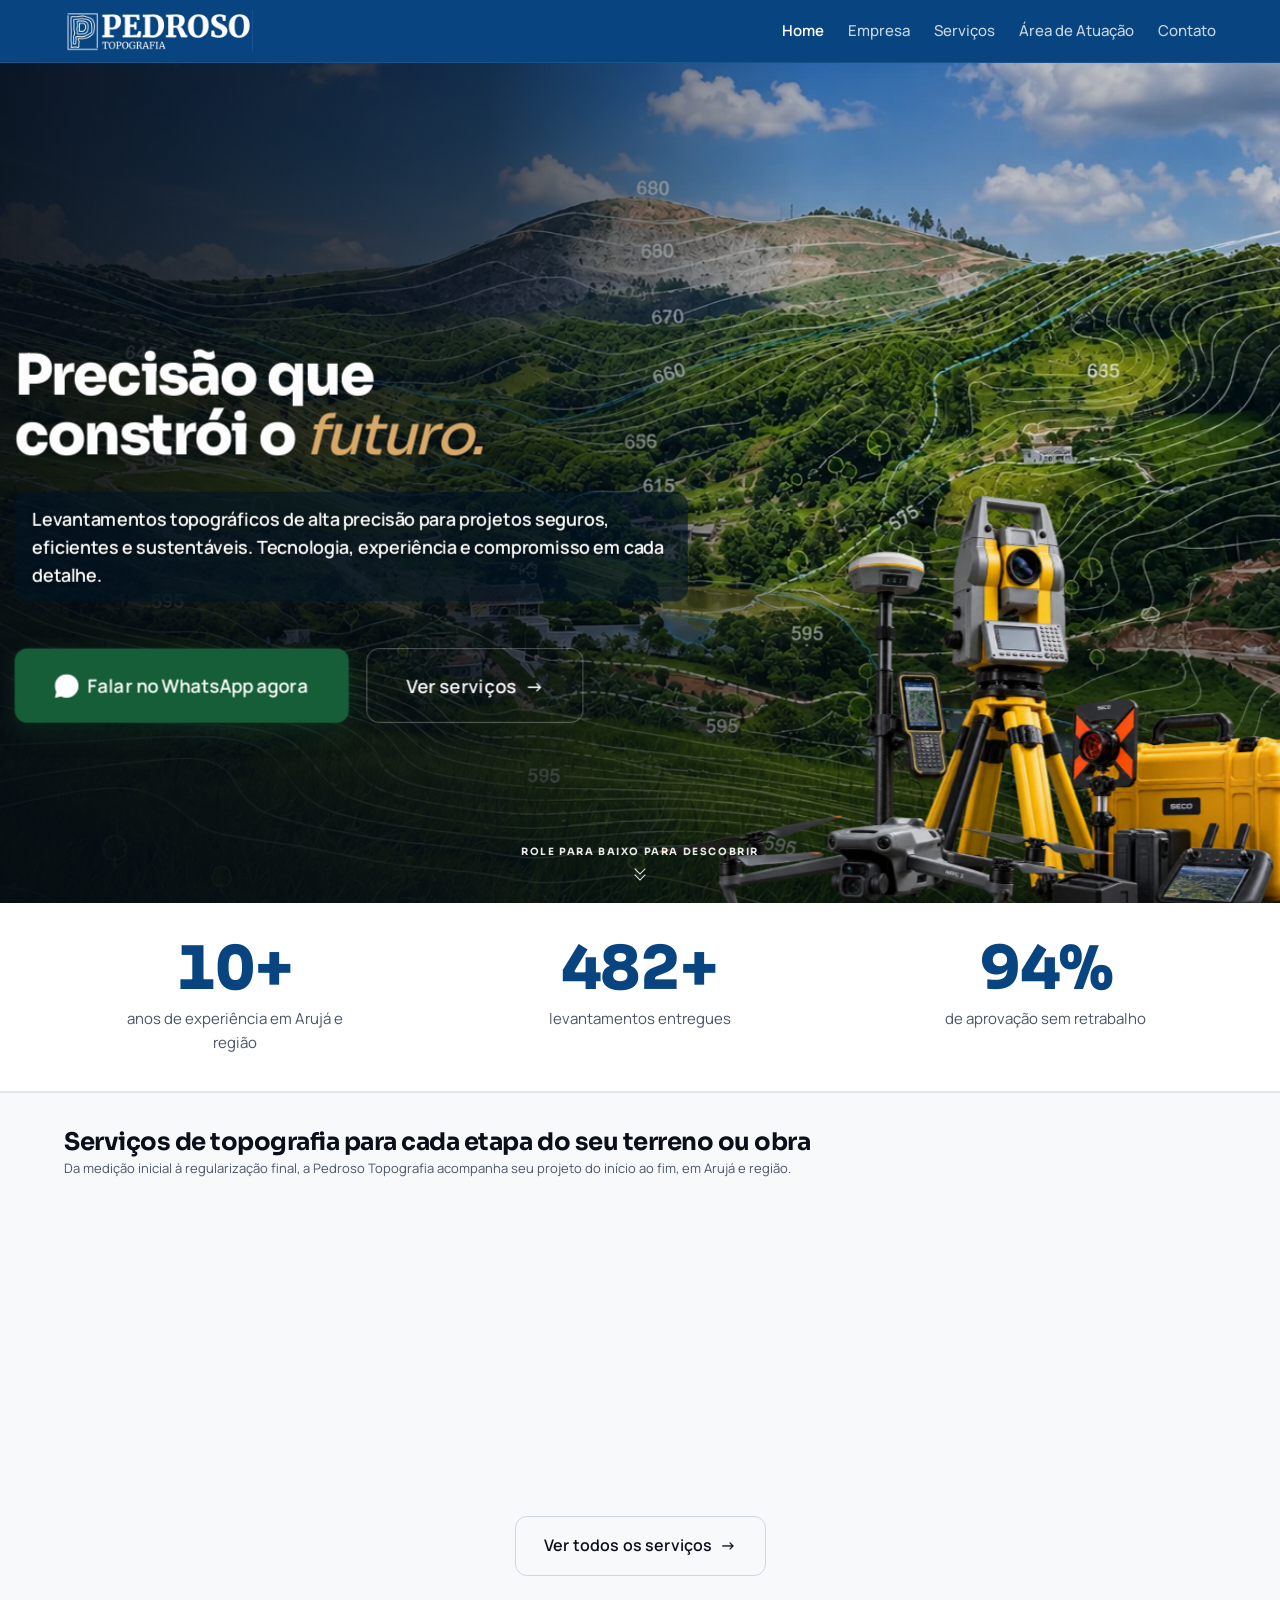
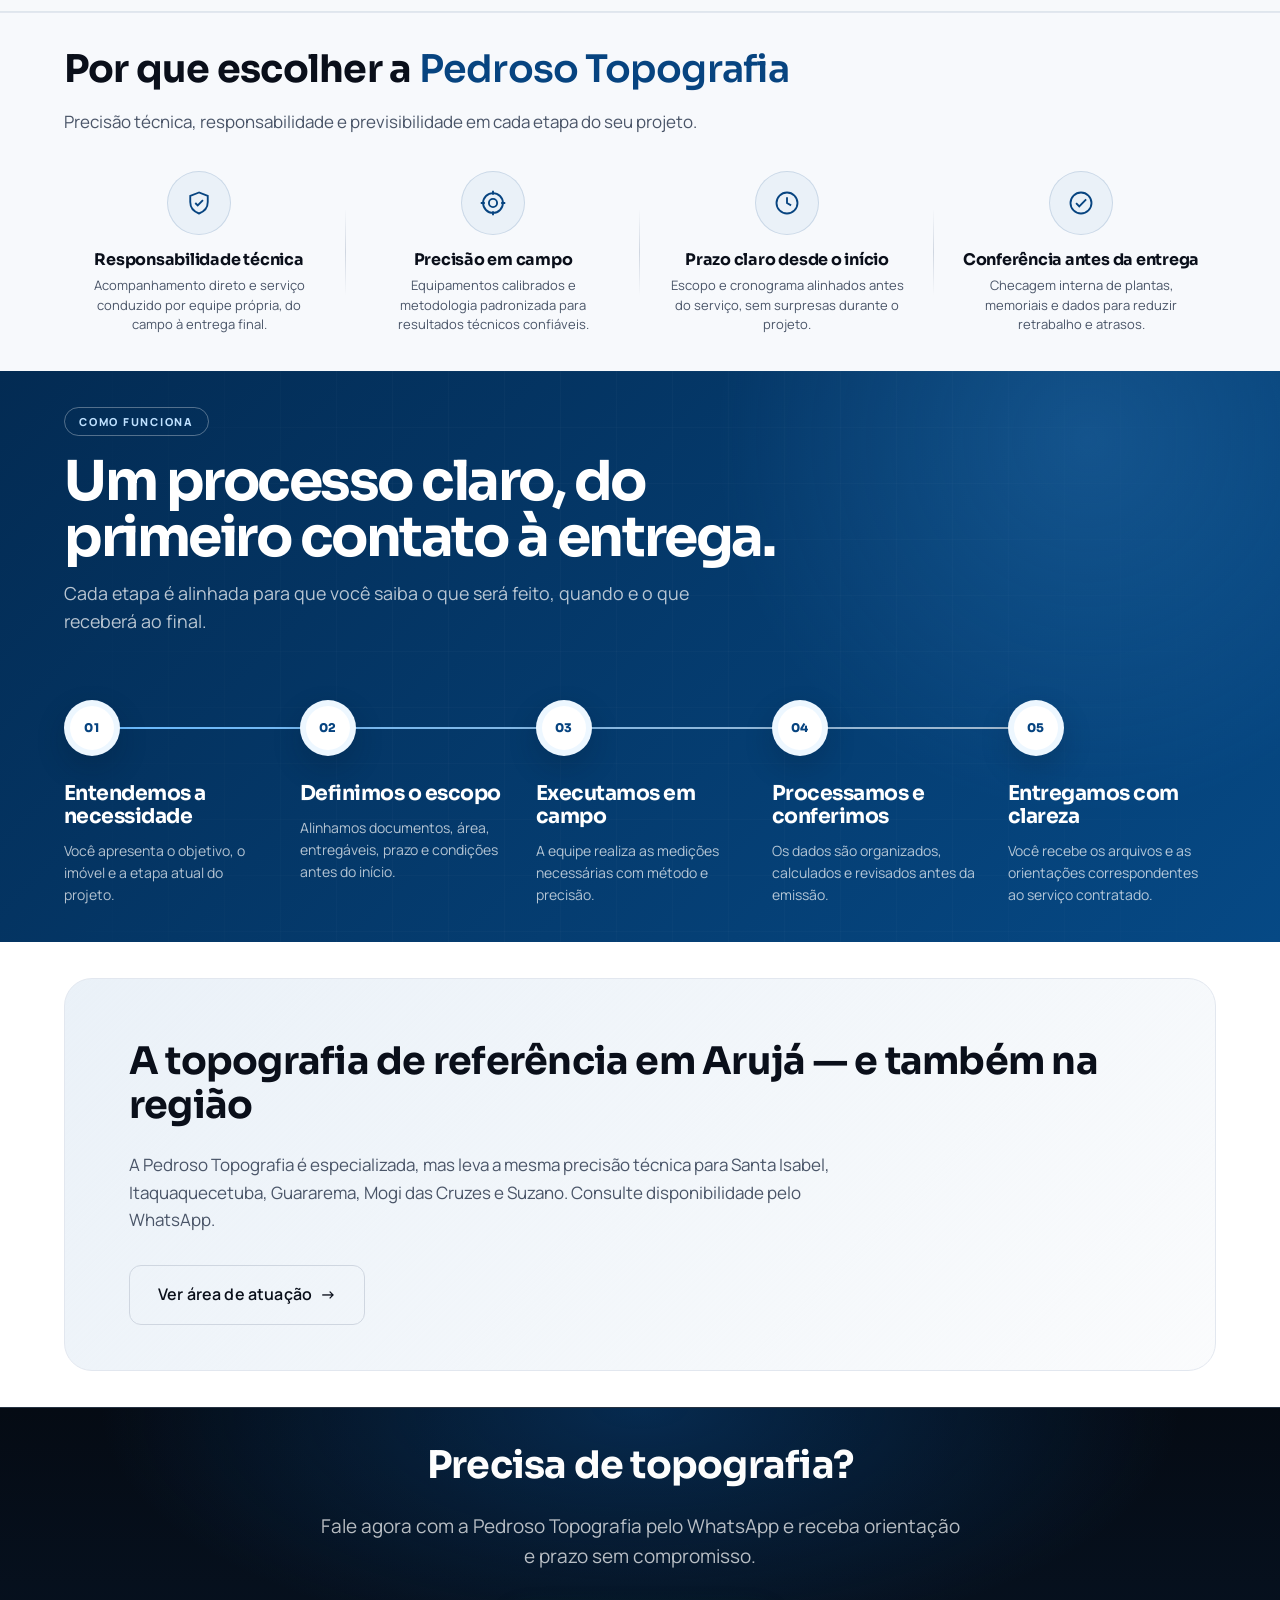
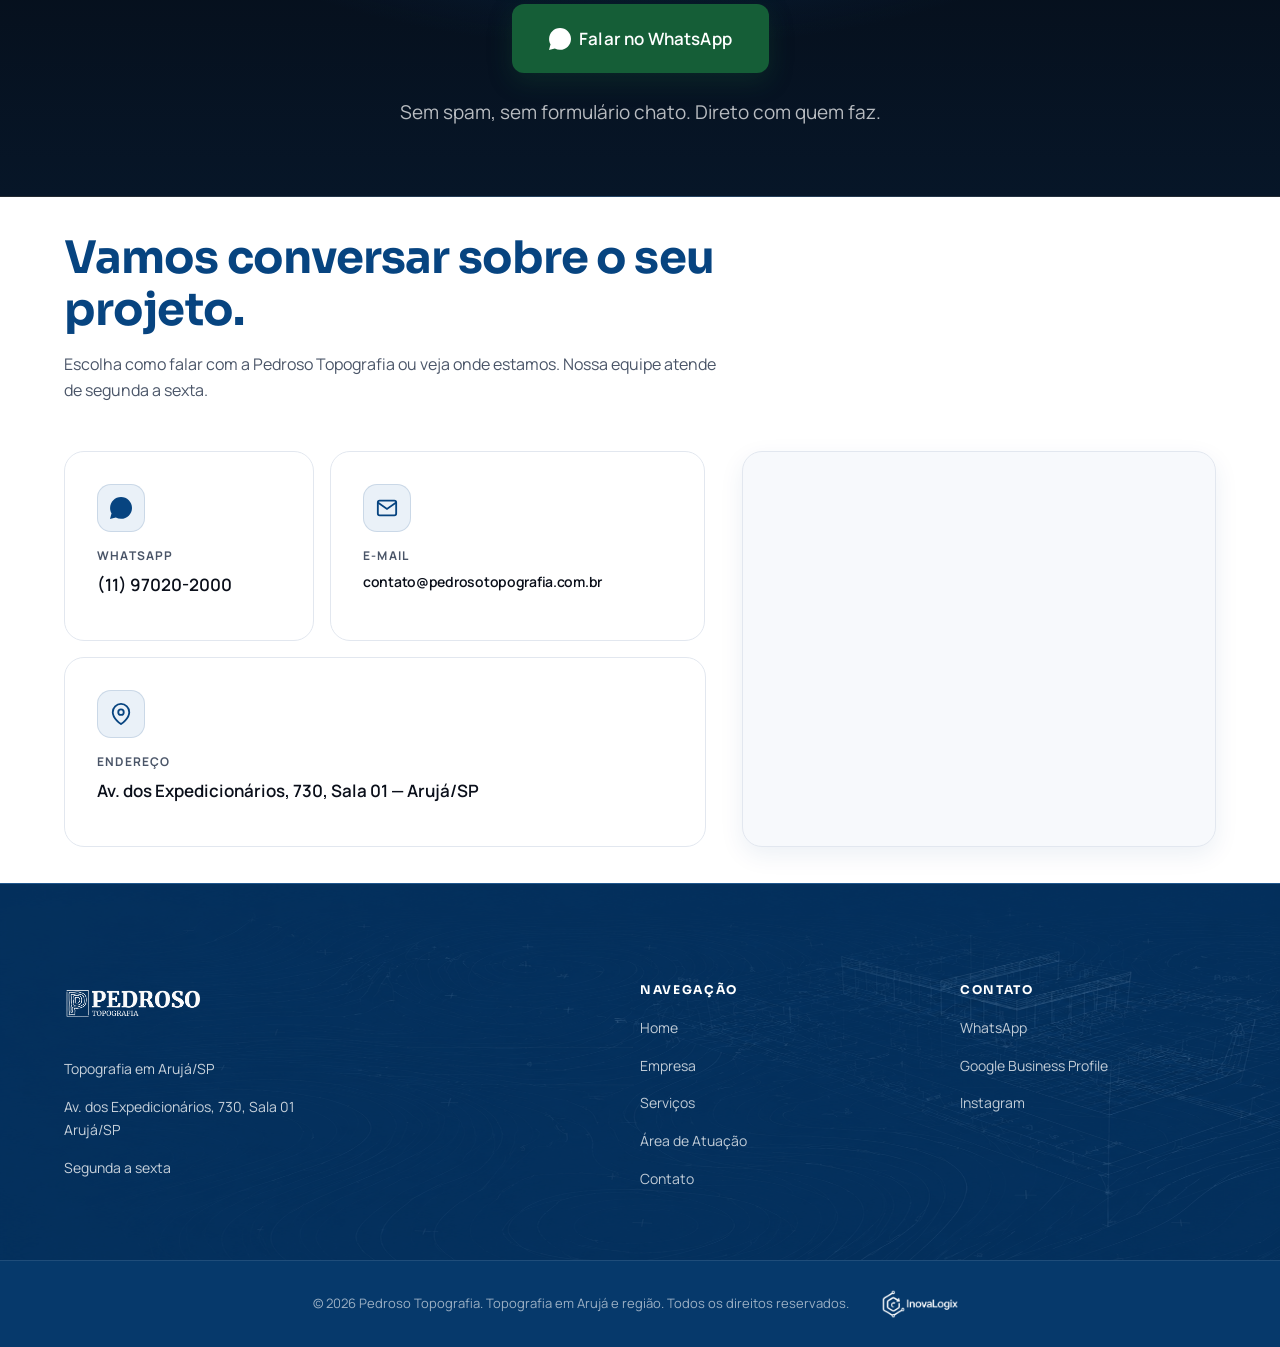
<file: index.html>
<!DOCTYPE html>
<html lang="pt-BR">
<head>
<meta charset="UTF-8">
<meta name="viewport" content="width=device-width, initial-scale=1.0">
<link rel="icon" type="image/png" href="favicon.png">
<title>Pedroso Topografia — Levantamento e Georreferenciamento em Arujá</title>
<meta name="description" content="Empresa de topografia em Arujá especializada em levantamento topográfico, georreferenciamento e regularização de imóveis. Orçamento pelo WhatsApp.">
<meta name="theme-color" content="#050B14">
<link rel="preload" as="image" href="hero-home3-topografia.webp" fetchpriority="high">

<link rel="preconnect" href="https://fonts.googleapis.com">
<link rel="preconnect" href="https://fonts.gstatic.com" crossorigin>
<link rel="preconnect" href="https://images.unsplash.com" crossorigin>
<link href="https://fonts.googleapis.com/css2?family=Manrope:wght@400;500;600;700;800&family=Sora:wght@600;700;800&display=swap" rel="stylesheet">
<link rel="canonical" href="https://pedrosotopografia.com.br/">
<meta name="robots" content="index, follow, max-image-preview:large">
<meta name="author" content="Pedroso Topografia">
<meta name="geo.region" content="BR-SP">
<meta name="geo.placename" content="Arujá">
<meta property="og:title" content="Topografia em Arujá | Pedroso — Levantamento e Georreferenciamento">
<meta property="og:description" content="Empresa de topografia em Arujá especializada em levantamento topográfico, georreferenciamento e regularização de imóveis. Orçamento pelo WhatsApp.">
<meta property="og:url" content="https://pedrosotopografia.com.br/">
<meta property="og:type" content="website">
<meta property="og:site_name" content="Pedroso Topografia">
<meta property="og:locale" content="pt_BR">
<meta property="og:image" content="https://pedrosotopografia.com.br/Logo%20Pedroso%20Topografia.png">
<meta name="twitter:card" content="summary_large_image">
<meta name="twitter:title" content="Topografia em Arujá | Pedroso — Levantamento e Georreferenciamento">
<meta name="twitter:description" content="Empresa de topografia em Arujá especializada em levantamento topográfico, georreferenciamento e regularização de imóveis. Orçamento pelo WhatsApp.">
<meta name="twitter:image" content="https://pedrosotopografia.com.br/Logo%20Pedroso%20Topografia.png">
<link rel="stylesheet" href="styles.css">

<script type="application/ld+json">
{
  "@context": "https://schema.org",
  "@type": "ProfessionalService",
  "name": "Pedroso Topografia",
  "image": "",
  "telephone": "",
  "email": "",
  "address": {
    "@type": "PostalAddress",
    "streetAddress": "Av. dos Expedicionários, 730, Sala 01",
    "addressLocality": "Arujá",
    "addressRegion": "SP",
    "postalCode": "",
    "addressCountry": "BR"
  },
  "areaServed": ["Arujá", "Santa Isabel", "Itaquaquecetuba", "Guararema", "Mogi das Cruzes", "Suzano"],
  "url": "",
  "priceRange": "$$"
}
</script>
</head>
<body class="home-page home-3">

<a class="skip-link" href="#main">Pular para o conteúdo principal</a>

<header class="site-header" id="siteHeader">
  <div class="container">
    <nav class="nav" aria-label="Navegação principal">
      <a href="index.html" class="logo" aria-label="Pedroso Topografia — Início">
        <img src="Logo Pedroso Topografia.png" alt="Pedroso Topografia" class="logo-img" width="180" height="52">
      </a>
      <ul class="nav-menu">
        <li><a href="index.html" aria-current="page">Home</a></li>
        <li><a href="empresa.html">Empresa</a></li>
        <li><a href="servicos.html">Serviços</a></li>
        <li><a href="servicos.html#area-de-atuacao">Área de Atuação</a></li>
        <li><a href="index.html#contato">Contato</a></li>
      </ul>
      <button class="nav-toggle" id="navToggle" aria-label="Abrir menu" aria-expanded="false" aria-controls="mobileMenu">
        <svg width="22" height="22" viewBox="0 0 24 24" fill="none" stroke="currentColor" stroke-width="2" aria-hidden="true"><line x1="3" y1="6" x2="21" y2="6"/><line x1="3" y1="12" x2="21" y2="12"/><line x1="3" y1="18" x2="21" y2="18"/></svg>
      </button>
    </nav>
    <div class="mobile-menu" id="mobileMenu">
      <a href="index.html" aria-current="page">Home</a>
      <a href="empresa.html">Empresa</a>
      <a href="servicos.html">Serviços</a>
      <a href="servicos.html#area-de-atuacao">Área de Atuação</a>
      <a href="index.html#contato">Contato</a>
      <a class="btn btn-wa" href="https://wa.me/5511970202000" target="_blank" rel="noopener" style="margin-top:8px">
        <svg class="wa-icon" viewBox="0 0 24 24" fill="currentColor" aria-hidden="true"><path d="M20.52 3.449C18.24 1.245 15.24 0 12.045 0 5.463 0 .103 5.334.1 11.892c0 2.096.549 4.14 1.594 5.945L0 24l6.335-1.652c1.746.943 3.71 1.444 5.71 1.447h.006c6.585 0 11.946-5.336 11.949-11.896 0-3.176-1.24-6.165-3.495-8.411l.015-.039z"/></svg>
        Falar no WhatsApp
      </a>
      <div class="mobile-menu-social" aria-label="Redes sociais e contato">
        <a href="https://www.instagram.com/pedroso_topografia/" target="_blank" rel="noopener" aria-label="Instagram da Pedroso Topografia">
          <svg viewBox="0 0 24 24" fill="none" stroke="currentColor" stroke-width="1.8" aria-hidden="true"><rect x="3" y="3" width="18" height="18" rx="5"/><circle cx="12" cy="12" r="4"/><circle cx="17.5" cy="6.5" r="1" fill="currentColor" stroke="none"/></svg>
        </a>
        <a href="https://wa.me/5511970202000" target="_blank" rel="noopener" aria-label="Falar no WhatsApp">
          <svg viewBox="0 0 24 24" fill="none" stroke="currentColor" stroke-width="1.8" stroke-linecap="round" stroke-linejoin="round" aria-hidden="true"><path d="M21 11.5a8.5 8.5 0 0 1-12.5 7.5L3 21l2-5.5A8.5 8.5 0 1 1 21 11.5Z"/><path d="M8.7 8.5c.3-.3.6-.3.9 0l1 1.4c.2.3.1.5-.1.8l-.5.6a6 6 0 0 0 2.7 2.7l.6-.5c.3-.2.5-.3.8-.1l1.4 1c.3.3.3.6 0 .9-.6.7-1.3 1-2.2.8-2.9-.7-5.1-2.9-5.8-5.8-.2-.9.1-1.6.8-2.2Z"/></svg>
        </a>
        <a href="mailto:contato@pedrosotopografia.com.br" aria-label="Enviar e-mail para Pedroso Topografia">
          <svg viewBox="0 0 24 24" fill="none" stroke="currentColor" stroke-width="1.8" stroke-linecap="round" stroke-linejoin="round" aria-hidden="true"><rect x="3" y="5" width="18" height="14" rx="2"/><path d="m4 7 8 6 8-6"/></svg>
        </a>
      </div>
    </div>
  </div>
</header>

<main id="main">

  <section class="hero-dark home3-depth" id="home3Depth" aria-labelledby="hero-title">
    <div class="hero-bg" aria-hidden="true">
      <img class="home3-scene" src="hero-home3-topografia.webp" alt="" width="1755" height="896" loading="eager" fetchpriority="high">
      <picture>
        <source media="(max-width: 767px)" srcset="hero-home3-equipamentos-mobile.webp">
        <img class="home3-equipment-solid" src="hero-home3-equipamentos.webp" alt="" width="1536" height="1024" loading="eager" fetchpriority="high">
      </picture>
      <div class="hero-overlay"></div>
    </div>
    <div class="container">
      <h1 id="hero-title" class="hero-words-stack reveal" data-delay="1">
        <span class="hero-word">Precisão que</span>
        <span class="hero-word">constrói o <em>futuro.</em></span>
      </h1>
      <p class="hero-sub reveal" data-delay="2">Levantamentos topográficos de alta precisão para projetos seguros, eficientes e sustentáveis. Tecnologia, experiência e compromisso em cada detalhe.</p>
      <div class="hero-ctas reveal" data-delay="3">
        <a class="btn btn-wa btn-lg" href="https://wa.me/5511970202000" target="_blank" rel="noopener">
          <svg class="wa-icon" viewBox="0 0 24 24" fill="currentColor" aria-hidden="true"><path d="M20.52 3.449C18.24 1.245 15.24 0 12.045 0 5.463 0 .103 5.334.1 11.892c0 2.096.549 4.14 1.594 5.945L0 24l6.335-1.652c1.746.943 3.71 1.444 5.71 1.447h.006c6.585 0 11.946-5.336 11.949-11.896 0-3.176-1.24-6.165-3.495-8.411l.015-.039z"/></svg>
          <span class="btn-label-desktop">Falar no WhatsApp agora</span><span class="btn-label-mobile">Falar pelo WhatsApp</span>
        </a>
        <a class="btn btn-on-dark btn-lg" href="servicos.html">
          Ver serviços <span class="arrow" aria-hidden="true">→</span>
        </a>
      </div>
    </div>
    <a class="hero-scroll-cue" href="#home-content" aria-label="Role para baixo para descobrir">
      <span class="hero-scroll-label">Role para baixo para descobrir</span>
      <span class="hero-scroll-chevrons" aria-hidden="true"><i></i><i></i></span>
    </a>
  </section>

  <section class="stats" id="home-content" aria-label="Números da empresa">
    <div class="container">
      <div class="stats-grid">
        <div class="reveal">
          <div class="stat-num"><span data-count-to="10" data-suffix="+">10+</span></div>
          <div class="stat-label">anos de experiência em Arujá e região</div>
        </div>
        <div class="reveal" data-delay="1">
          <div class="stat-num"><span data-count-to="500" data-suffix="+">500+</span></div>
          <div class="stat-label">levantamentos entregues</div>
        </div>
        <div class="reveal" data-delay="2">
          <div class="stat-num"><span data-count-to="98" data-suffix="%">98%</span></div>
          <div class="stat-label">de aprovação sem retrabalho</div>
        </div>
      </div>
    </div>
  </section>

  <section class="services-home" aria-labelledby="serv-title">
    <div class="container">
      <div class="section-head reveal">
        <h2 id="serv-title">Serviços de topografia para cada etapa do seu terreno ou obra</h2>
        <p>Da medição inicial à regularização final, a Pedroso Topografia acompanha seu projeto do início ao fim, em Arujá e região.</p>
      </div>
      <p class="services-swipe-hint">Deslize para o lado <span class="services-swipe-chevrons" aria-hidden="true"><i></i><i></i></span></p>
      <div class="cards-grid services-ledger">
        <article class="card reveal">
          <div class="card-icon" aria-hidden="true">
            <svg width="26" height="26" viewBox="0 0 24 24" fill="none" stroke="currentColor" stroke-width="2"><polygon points="1 6 1 22 8 18 16 22 23 18 23 2 16 6 8 2 1 6"/><line x1="8" y1="2" x2="8" y2="18"/><line x1="16" y1="6" x2="16" y2="22"/></svg>
          </div>
          <h3>Levantamento para Usucapião</h3>
          <p>Medição e peças técnicas para processos judiciais ou extrajudiciais.</p>
          <a class="card-link" href="servicos.html">Saber mais <span class="arrow">→</span></a>
        </article>
        <article class="card reveal" data-delay="1">
          <div class="card-icon" aria-hidden="true">
            <svg width="26" height="26" viewBox="0 0 24 24" fill="none" stroke="currentColor" stroke-width="2"><circle cx="12" cy="12" r="10"/><line x1="2" y1="12" x2="22" y2="12"/><path d="M12 2a15.3 15.3 0 014 10 15.3 15.3 0 01-4 10 15.3 15.3 0 01-4-10 15.3 15.3 0 014-10z"/></svg>
          </div>
          <h3>Desdobro</h3>
          <p>Divisão técnica do imóvel em novos lotes, com plantas e memoriais.</p>
          <a class="card-link" href="servicos.html">Saber mais <span class="arrow">→</span></a>
        </article>
        <article class="card reveal" data-delay="2">
          <div class="card-icon" aria-hidden="true">
            <svg width="26" height="26" viewBox="0 0 24 24" fill="none" stroke="currentColor" stroke-width="2"><path d="M3 21h18"/><path d="M5 21V7l7-4 7 4v14"/><path d="M9 21V12h6v9"/></svg>
          </div>
          <h3>Demarcação de Lotes</h3>
          <p>Identificação e marcação precisa dos limites reais do terreno.</p>
          <a class="card-link" href="servicos.html">Saber mais <span class="arrow">→</span></a>
        </article>
        <article class="card reveal">
          <div class="card-icon" aria-hidden="true">
            <svg width="26" height="26" viewBox="0 0 24 24" fill="none" stroke="currentColor" stroke-width="2"><path d="M12 20h9"/><path d="M16.5 3.5a2.121 2.121 0 013 3L7 19l-4 1 1-4L16.5 3.5z"/></svg>
          </div>
          <h3>Levantamento Planialtimétrico</h3>
          <p>Plantas em UTM, curvas de nível e cadastro completo do terreno.</p>
          <a class="card-link" href="servicos.html">Saber mais <span class="arrow">→</span></a>
        </article>
        <article class="card reveal" data-delay="1">
          <div class="card-icon" aria-hidden="true">
            <svg width="26" height="26" viewBox="0 0 24 24" fill="none" stroke="currentColor" stroke-width="2"><path d="M20 7h-4V3H8v4H4l8 9 8-9z"/><line x1="4" y1="21" x2="20" y2="21"/></svg>
          </div>
          <h3>Projeto de Terraplanagem</h3>
          <p>Planejamento técnico de cortes, aterros, níveis e movimentação de solo.</p>
          <a class="card-link" href="servicos.html">Saber mais <span class="arrow">→</span></a>
        </article>
        <article class="card reveal" data-delay="2">
          <div class="card-icon" aria-hidden="true">
            <svg width="26" height="26" viewBox="0 0 24 24" fill="none" stroke="currentColor" stroke-width="2"><path d="M12 2L2 7l10 5 10-5-10-5z"/><path d="M2 17l10 5 10-5"/><path d="M2 12l10 5 10-5"/></svg>
          </div>
          <h3>Georreferenciamento</h3>
          <p>Levantamento geodésico para identificação e regularização de imóveis.</p>
          <a class="card-link" href="servicos.html">Saber mais <span class="arrow">→</span></a>
        </article>
        <article class="card reveal" data-delay="3">
          <div class="card-icon" aria-hidden="true">
            <svg width="26" height="26" viewBox="0 0 24 24" fill="none" stroke="currentColor" stroke-width="1.7" stroke-linecap="round" stroke-linejoin="round"><path d="M9 9h6l2 3-2 3H9l-2-3 2-3Z"/><path d="M7 12H2M17 12h5M5 8l4 2M19 8l-4 2M5 16l4-2M19 16l-4-2"/><circle cx="3" cy="6" r="2"/><circle cx="21" cy="6" r="2"/><circle cx="3" cy="18" r="2"/><circle cx="21" cy="18" r="2"/></svg>
          </div>
          <h3>Mapeamento com Drone</h3>
          <p>Mapeamento aéreo de grandes áreas com precisão e agilidade.</p>
          <a class="card-link" href="servicos.html">Saber mais <span class="arrow">→</span></a>
        </article>
      </div>
      <div style="margin-top:var(--s5);text-align:center" class="reveal hide-mobile">
        <a class="btn btn-secondary" href="servicos.html">Ver todos os serviços <span class="arrow">→</span></a>
      </div>
    </div>
  </section>

  <section class="why-section" aria-labelledby="why-title">
    <div class="container">
      <div class="why-head reveal">
        <h2 id="why-title">Por que escolher a <em>Pedroso Topografia</em></h2>
        <p>Precisão técnica, responsabilidade e previsibilidade em cada etapa do seu projeto.</p>
      </div>
      <div class="why-grid">
        <article class="why-item reveal">
          <span class="why-icon" aria-hidden="true"><svg viewBox="0 0 24 24" fill="none" stroke="currentColor" stroke-width="1.6"><path d="M12 3 4.5 6v5.2c0 4.7 3.1 8.2 7.5 9.8 4.4-1.6 7.5-5.1 7.5-9.8V6L12 3Z"/><path d="m8.8 12 2.1 2.1 4.5-4.6"/></svg></span>
          <h3>Responsabilidade técnica</h3>
          <p>Acompanhamento direto e serviço conduzido por equipe própria, do campo à entrega final.</p>
        </article>
        <article class="why-item reveal" data-delay="1">
          <span class="why-icon" aria-hidden="true"><svg viewBox="0 0 24 24" fill="none" stroke="currentColor" stroke-width="1.6"><circle cx="12" cy="12" r="8.5"/><circle cx="12" cy="12" r="3.5"/><path d="M12 1.5V5M12 19v3.5M1.5 12H5M19 12h3.5"/></svg></span>
          <h3>Precisão em campo</h3>
          <p>Equipamentos calibrados e metodologia padronizada para resultados técnicos confiáveis.</p>
        </article>
        <article class="why-item reveal" data-delay="2">
          <span class="why-icon" aria-hidden="true"><svg viewBox="0 0 24 24" fill="none" stroke="currentColor" stroke-width="1.6"><circle cx="12" cy="12" r="9"/><path d="M12 7v5l3.5 2"/></svg></span>
          <h3>Prazo claro desde o início</h3>
          <p>Escopo e cronograma alinhados antes do serviço, sem surpresas durante o projeto.</p>
        </article>
        <article class="why-item reveal" data-delay="3">
          <span class="why-icon" aria-hidden="true"><svg viewBox="0 0 24 24" fill="none" stroke="currentColor" stroke-width="1.6"><circle cx="12" cy="12" r="9"/><path d="m7.8 12.1 2.7 2.8 5.9-6"/></svg></span>
          <h3>Conferência antes da entrega</h3>
          <p>Checagem interna de plantas, memoriais e dados para reduzir retrabalho e atrasos.</p>
        </article>
      </div>
    </div>
  </section>

  <section class="process-flow-section" aria-labelledby="process-title">
    <div class="container">
      <div class="process-flow-head reveal">
        <span class="process-flow-kicker">Como funciona</span>
        <h2 id="process-title">Um processo claro, do primeiro contato à entrega.</h2>
        <p>Cada etapa é alinhada para que você saiba o que será feito, quando e o que receberá ao final.</p>
      </div>
      <ol class="process-flow" aria-label="Etapas do atendimento">
        <li class="process-step reveal">
          <span class="process-step-number">01</span>
          <h3>Entendemos a necessidade</h3>
          <p>Você apresenta o objetivo, o imóvel e a etapa atual do projeto.</p>
        </li>
        <li class="process-step reveal" data-delay="1">
          <span class="process-step-number">02</span>
          <h3>Definimos o escopo</h3>
          <p>Alinhamos documentos, área, entregáveis, prazo e condições antes do início.</p>
        </li>
        <li class="process-step reveal" data-delay="2">
          <span class="process-step-number">03</span>
          <h3>Executamos em campo</h3>
          <p>A equipe realiza as medições necessárias com método e precisão.</p>
        </li>
        <li class="process-step reveal" data-delay="3">
          <span class="process-step-number">04</span>
          <h3>Processamos e conferimos</h3>
          <p>Os dados são organizados, calculados e revisados antes da emissão.</p>
        </li>
        <li class="process-step reveal" data-delay="4">
          <span class="process-step-number">05</span>
          <h3>Entregamos com clareza</h3>
          <p>Você recebe os arquivos e as orientações correspondentes ao serviço contratado.</p>
        </li>
      </ol>
    </div>
  </section>

  <section aria-labelledby="area-title">
    <div class="container">
      <div class="region-block reveal">
        <h2 id="area-title" style="margin-top:var(--s2)">A topografia de referência em Arujá — e também na região</h2>
        <p>A Pedroso Topografia é especializada, mas leva a mesma precisão técnica para Santa Isabel, Itaquaquecetuba, Guararema, Mogi das Cruzes e Suzano. Consulte disponibilidade pelo WhatsApp.</p>
        <a class="btn btn-secondary hide-mobile" href="servicos.html#area-de-atuacao">Ver área de atuação <span class="arrow">→</span></a>
      </div>
    </div>
  </section>

  <section class="cta-dark" aria-labelledby="cta-title">
    <div class="container">
      <h2 id="cta-title" class="reveal">Precisa de topografia?</h2>
      <p class="reveal" data-delay="1">Fale agora com a Pedroso Topografia pelo WhatsApp e receba orientação e prazo sem compromisso.</p>
      <a class="btn btn-wa btn-lg reveal" data-delay="2" href="https://wa.me/5511970202000" target="_blank" rel="noopener">
        <svg class="wa-icon" viewBox="0 0 24 24" fill="currentColor" aria-hidden="true"><path d="M20.52 3.449C18.24 1.245 15.24 0 12.045 0 5.463 0 .103 5.334.1 11.892c0 2.096.549 4.14 1.594 5.945L0 24l6.335-1.652c1.746.943 3.71 1.444 5.71 1.447h.006c6.585 0 11.946-5.336 11.949-11.896 0-3.176-1.24-6.165-3.495-8.411l.015-.039z"/></svg>
        Falar no WhatsApp
      </a>
      <p class="hero-note reveal" data-delay="3" style="margin-top:var(--s3)">Sem spam, sem formulário chato. Direto com quem faz.</p>
    </div>
  </section>

  <section class="home-contact" id="contato" aria-labelledby="home-contact-title">
    <div class="container">
      <div class="home-contact-header reveal">
        <div>
          <h2 id="home-contact-title">Vamos conversar sobre o seu projeto.</h2>
          <p>Escolha como falar com a Pedroso Topografia ou veja onde estamos. Nossa equipe atende de segunda a sexta.</p>
        </div>
      </div>
      <div class="home-contact-layout">
        <div class="contact-grid">
          <a class="contact-card reveal" href="https://wa.me/5511970202000?text=Ol%C3%A1%21%20Vim%20pelo%20site%20da%20Pedroso%20Topografia%20e%20gostaria%20de%20mais%20informa%C3%A7%C3%B5es%20sobre%20os%20servi%C3%A7os%20em%20Aruj%C3%A1." target="_blank" rel="noopener">
            <span class="contact-icon" aria-hidden="true"><svg class="contact-whatsapp-original" width="22" height="22" viewBox="0 0 24 24" fill="currentColor"><path d="M20.52 3.449C18.24 1.245 15.24 0 12.045 0 5.463 0 .103 5.334.1 11.892c0 2.096.549 4.14 1.594 5.945L0 24l6.335-1.652c1.746.943 3.71 1.444 5.71 1.447h.006c6.585 0 11.946-5.336 11.949-11.896 0-3.176-1.24-6.165-3.495-8.411l.015-.039z"/></svg><svg class="contact-whatsapp-mobile" width="24" height="24" viewBox="0 0 32 32" fill="none" stroke="currentColor" stroke-width="2" stroke-linecap="round" stroke-linejoin="round"><path d="M16 3a13 13 0 0 0-11.2 19.6L3 29l6.6-1.7A13 13 0 1 0 16 3Z"/><path d="M10.5 9.5 9 11c-.5.5-.6 1.1-.3 1.8a17 17 0 0 0 10.5 10.5c.7.3 1.3.2 1.8-.3l1.5-1.5-3.4-2.5-1.6 1.2a12 12 0 0 1-4.2-4.2l1.2-1.6-2.5-3.4Z" fill="currentColor" stroke="none"/></svg></span>
            <span class="label">WhatsApp</span><span class="value">(11) 97020-2000</span>
          </a>
          <a class="contact-card reveal" href="mailto:contato@pedrosotopografia.com.br">
            <span class="contact-icon" aria-hidden="true"><svg width="22" height="22" viewBox="0 0 24 24" fill="none" stroke="currentColor" stroke-width="2"><path d="M4 4h16c1.1 0 2 .9 2 2v12c0 1.1-.9 2-2 2H4c-1.1 0-2-.9-2-2V6c0-1.1.9-2 2-2z"/><polyline points="22,6 12,13 2,6"/></svg></span>
            <span class="label">E-mail</span><span class="value value-email">contato@pedrosotopografia.com.br</span>
          </a>
          <div class="contact-card contact-card-address reveal">
            <span class="contact-icon" aria-hidden="true"><svg width="22" height="22" viewBox="0 0 24 24" fill="none" stroke="currentColor" stroke-width="2"><path d="M21 10c0 7-9 13-9 13s-9-6-9-13a9 9 0 0118 0z"/><circle cx="12" cy="10" r="3"/></svg></span>
            <span class="label">Endereço</span><span class="value address-desktop-value">Av. dos Expedicionários, 730, Sala 01 — Arujá/SP</span>
            <a class="value address-mobile-route" href="https://www.google.com/maps/dir/?api=1&amp;destination=Av.%20dos%20Expedicion%C3%A1rios%2C%20730%2C%20Sala%2001%2C%20Aruj%C3%A1%2C%20SP&amp;travelmode=driving&amp;dir_action=navigate" aria-label="Iniciar rota para Av. dos Expedicionários, 730, Sala 01, Arujá/SP">Av. dos Expedicionários, 730, Sala 01 — Arujá/SP<span class="address-route-hint">Toque ou pressione para iniciar rota ↗</span></a>
          </div>
        </div>
        <div class="map-embed reveal" aria-label="Mapa da localização em Arujá/SP">
          <iframe src="https://www.google.com/maps?q=Av.%20dos%20Expedicionários,%20730,%20Arujá,%20SP&amp;output=embed" loading="lazy" referrerpolicy="no-referrer-when-downgrade" title="Localização da Pedroso Topografia em Arujá/SP"></iframe>
        </div>
      </div>
    </div>
  </section>

</main>

<footer class="site-footer">
  <div class="container">
    <div class="footer-grid">
      <div class="footer-brand">
        <a href="index.html" class="logo" aria-label="Pedroso Topografia" style="margin-bottom:var(--s2)">
          <img src="Logo Pedroso Topografia.png" alt="Pedroso Topografia" class="logo-img" width="180" height="52">
        </a>
        <p>Topografia em Arujá/SP</p>
        <p>Av. dos Expedicionários, 730, Sala 01<br>Arujá/SP</p>
        <p>Segunda a sexta</p>
      </div>
      <div>
        <div class="footer-title">Navegação</div>
        <ul class="footer-nav">
          <li><a href="index.html">Home</a></li>
          <li><a href="empresa.html">Empresa</a></li>
          <li><a href="servicos.html">Serviços</a></li>
          <li><a href="servicos.html#area-de-atuacao">Área de Atuação</a></li>
          <li><a href="index.html#contato">Contato</a></li>
        </ul>
      </div>
      <div>
        <div class="footer-title">Contato</div>
        <ul class="footer-nav">
          <li><a href="https://wa.me/5511970202000" target="_blank" rel="noopener">WhatsApp</a></li>
          <li><a href="#" target="_blank" rel="noopener">Google Business Profile</a></li>
          <li><a href="#" target="_blank" rel="noopener">Instagram</a></li>
        </ul>
      </div>
    </div>
    <div class="footer-bottom">
      <span>© 2026 Pedroso Topografia. Topografia em Arujá e região. Todos os direitos reservados.</span>
      <a class="footer-developer" href="https://www.inovalogix.com.br" target="_blank" rel="noopener" aria-label="Site da InovaLogix">
        <img src="inovalogix-logo.png" alt="InovaLogix" width="180" height="80" loading="lazy">
      </a>
    </div>
  </div>
</footer>

<div class="mobile-cta-bar show" aria-hidden="false">
  <a class="btn btn-wa" href="https://wa.me/5511970202000" target="_blank" rel="noopener">
    <svg class="wa-icon" viewBox="0 0 24 24" fill="currentColor" aria-hidden="true"><path d="M20.52 3.449C18.24 1.245 15.24 0 12.045 0 5.463 0 .103 5.334.1 11.892c0 2.096.549 4.14 1.594 5.945L0 24l6.335-1.652c1.746.943 3.71 1.444 5.71 1.447h.006c6.585 0 11.946-5.336 11.949-11.896 0-3.176-1.24-6.165-3.495-8.411l.015-.039z"/></svg>
    Falar no WhatsApp
  </a>
</div>

<a class="wa-float" href="https://wa.me/5511970202000" target="_blank" rel="noopener" aria-label="Falar no WhatsApp">
  <img src="whatsapp-flutuante-sem-fundo.png" alt="" width="64" height="64" decoding="async">
</a>

<script src="main.js?v=20260807-2" defer></script>
</body>
</html>
</file>
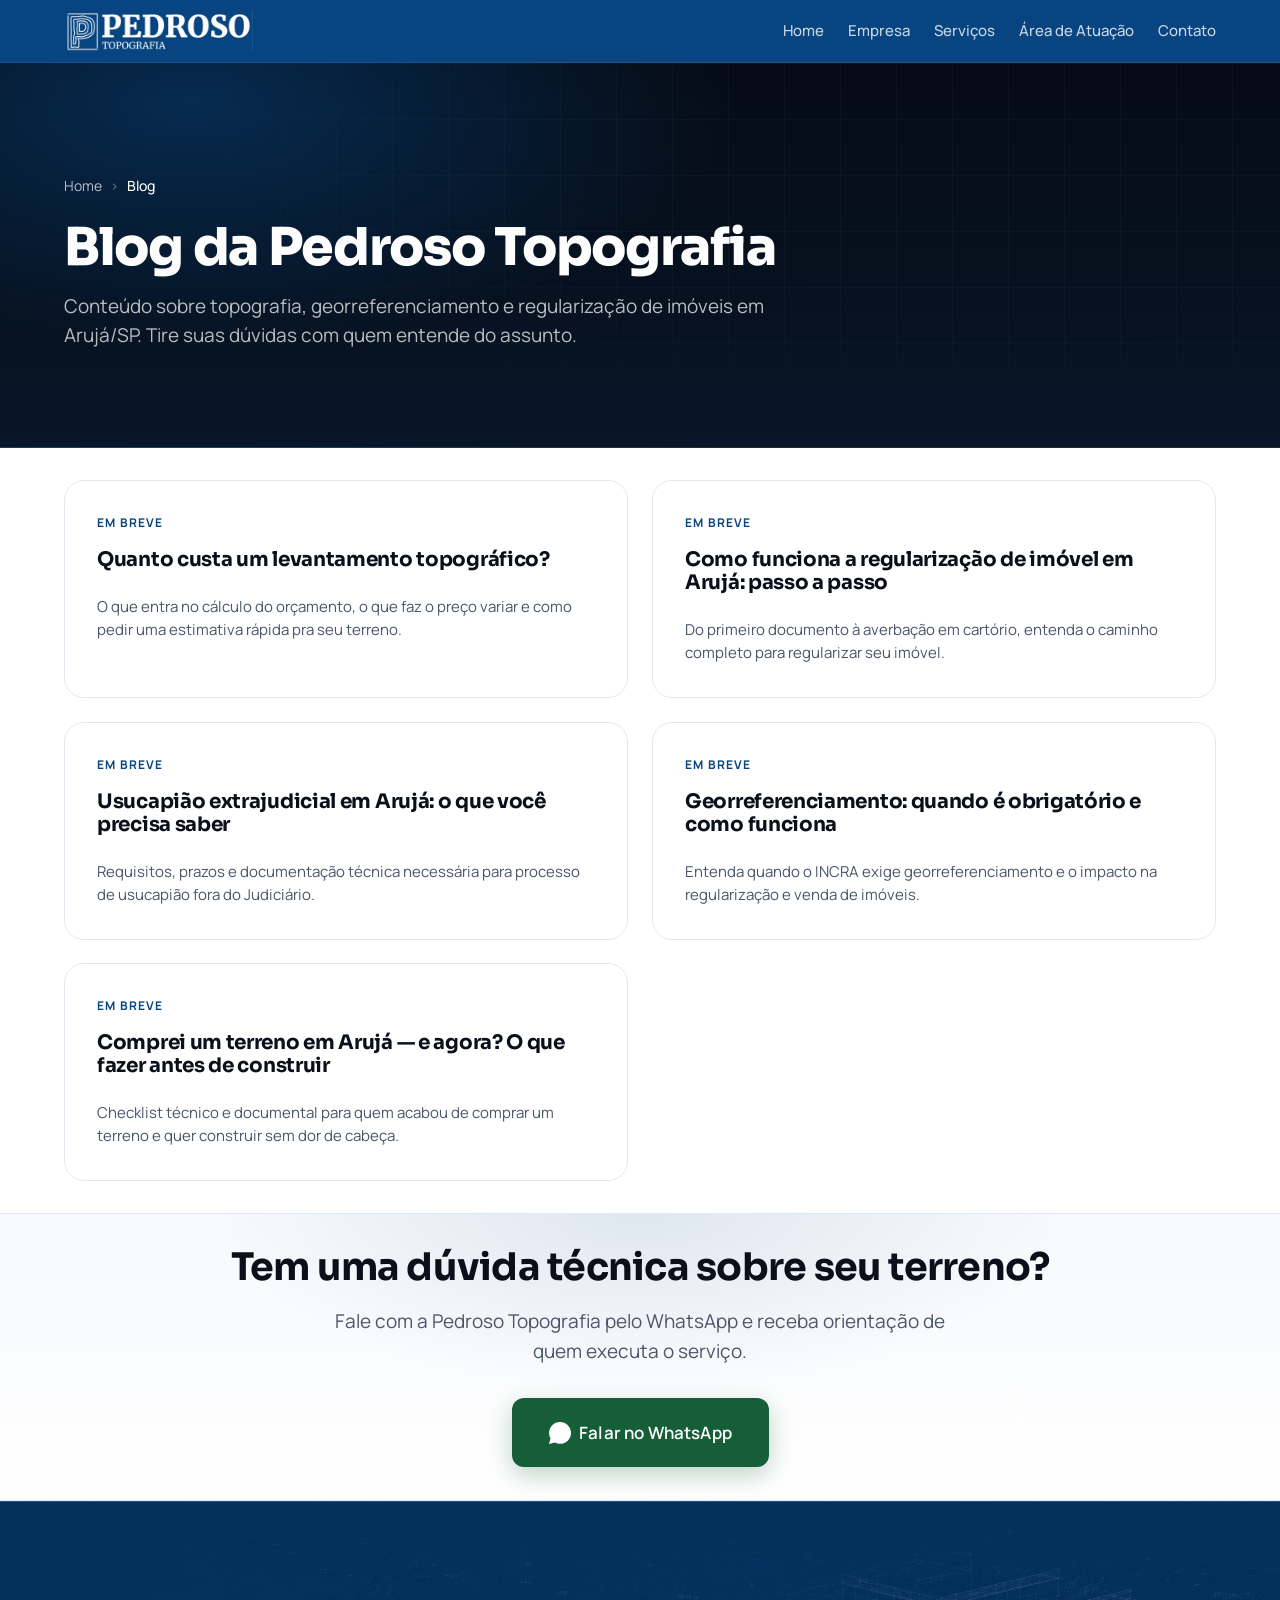
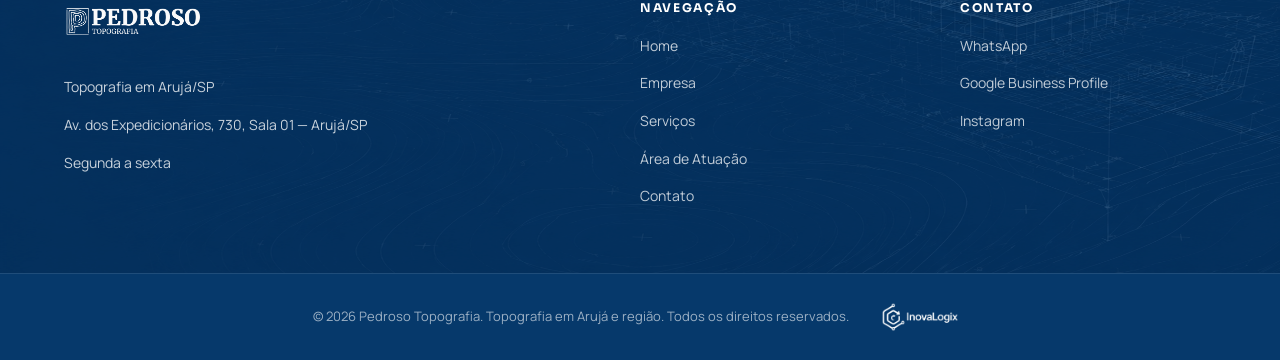
<file: blog.html>
<!DOCTYPE html>
<html lang="pt-BR">
<head>
<meta charset="UTF-8">
<meta name="viewport" content="width=device-width, initial-scale=1.0">
<link rel="icon" type="image/png" href="favicon.png">
<title>Blog | Dicas sobre Topografia em Arujá — Pedroso</title>
<meta name="description" content="Conteúdo sobre topografia, georreferenciamento e regularização de imóveis em Arujá/SP. Novos artigos em breve.">
<meta name="theme-color" content="#050B14">
<link rel="preconnect" href="https://fonts.googleapis.com">
<link rel="preconnect" href="https://fonts.gstatic.com" crossorigin>
<link href="https://fonts.googleapis.com/css2?family=Manrope:wght@400;500;600;700;800&family=Sora:wght@600;700;800&display=swap" rel="stylesheet">
<link rel="canonical" href="https://pedrosotopografia.com.br/blog.html">
<meta name="robots" content="noindex, follow">
<meta name="author" content="Pedroso Topografia">
<meta name="geo.region" content="BR-SP">
<meta name="geo.placename" content="Arujá">
<meta property="og:title" content="Blog | Dicas sobre Topografia em Arujá — Pedroso">
<meta property="og:description" content="Conteúdo sobre topografia, georreferenciamento e regularização de imóveis em Arujá/SP. Novos artigos em breve.">
<meta property="og:url" content="https://pedrosotopografia.com.br/blog.html">
<meta property="og:type" content="website">
<meta property="og:site_name" content="Pedroso Topografia">
<meta property="og:locale" content="pt_BR">
<meta property="og:image" content="https://pedrosotopografia.com.br/Logo%20Pedroso%20Topografia.png">
<meta name="twitter:card" content="summary_large_image">
<meta name="twitter:title" content="Blog | Dicas sobre Topografia em Arujá — Pedroso">
<meta name="twitter:description" content="Conteúdo sobre topografia, georreferenciamento e regularização de imóveis em Arujá/SP. Novos artigos em breve.">
<meta name="twitter:image" content="https://pedrosotopografia.com.br/Logo%20Pedroso%20Topografia.png">
<link rel="stylesheet" href="styles.css">
<script type="application/ld+json" data-breadcrumb>{"@context": "https://schema.org", "@type": "BreadcrumbList", "itemListElement": [{"@type": "ListItem", "position": 1, "name": "Home", "item": "https://pedrosotopografia.com.br/"}, {"@type": "ListItem", "position": 2, "name": "Blog", "item": "https://pedrosotopografia.com.br/blog.html"}]}</script>
</head>
<body>

<a class="skip-link" href="#main">Pular para o conteúdo principal</a>

<header class="site-header" id="siteHeader">
  <div class="container">
    <nav class="nav" aria-label="Navegação principal">
      <a href="index.html" class="logo" aria-label="Pedroso Topografia — Início">
        <img src="Logo Pedroso Topografia.png" alt="Pedroso Topografia" class="logo-img">
      </a>
      <ul class="nav-menu">
        <li><a href="index.html">Home</a></li>
        <li><a href="empresa.html">Empresa</a></li>
        <li><a href="servicos.html">Serviços</a></li>
        <li><a href="servicos.html#area-de-atuacao">Área de Atuação</a></li>
        <li><a href="index.html#contato">Contato</a></li>
      </ul>
      <button class="nav-toggle" id="navToggle" aria-label="Abrir menu" aria-expanded="false" aria-controls="mobileMenu">
        <svg width="22" height="22" viewBox="0 0 24 24" fill="none" stroke="currentColor" stroke-width="2" aria-hidden="true"><line x1="3" y1="6" x2="21" y2="6"/><line x1="3" y1="12" x2="21" y2="12"/><line x1="3" y1="18" x2="21" y2="18"/></svg>
      </button>
    </nav>
    <div class="mobile-menu" id="mobileMenu">
      <a href="index.html">Home</a>
      <a href="empresa.html">Empresa</a>
      <a href="servicos.html">Serviços</a>
      <a href="servicos.html#area-de-atuacao">Área de Atuação</a>
      <a href="index.html#contato">Contato</a>
      <a class="btn btn-wa" href="https://wa.me/5511970202000" target="_blank" rel="noopener" style="margin-top:8px">
        <svg class="wa-icon" viewBox="0 0 24 24" fill="currentColor" aria-hidden="true"><path d="M20.52 3.449C18.24 1.245 15.24 0 12.045 0 5.463 0 .103 5.334.1 11.892c0 2.096.549 4.14 1.594 5.945L0 24l6.335-1.652c1.746.943 3.71 1.444 5.71 1.447h.006c6.585 0 11.946-5.336 11.949-11.896 0-3.176-1.24-6.165-3.495-8.411l.015-.039z"/></svg>
        Falar no WhatsApp
      </a>
    </div>
  </div>
</header>

<main id="main">

  <header class="page-header-dark">
    <div class="container">
      <ol class="breadcrumbs reveal" aria-label="Trilha de navegação">
        <li><a href="index.html">Home</a></li>
        <li><span aria-current="page">Blog</span></li>
      </ol>
      <h1 class="reveal" data-delay="1">Blog da Pedroso Topografia</h1>
      <p class="lead reveal" data-delay="2">Conteúdo sobre topografia, georreferenciamento e regularização de imóveis em Arujá/SP. Tire suas dúvidas com quem entende do assunto.</p>
    </div>
  </header>

  <section>
    <div class="container">
      <div class="blog-list">
        <article class="blog-item reveal">
          <p class="meta">Em breve</p>
          <h3>Quanto custa um levantamento topográfico?</h3>
          <p class="excerpt">O que entra no cálculo do orçamento, o que faz o preço variar e como pedir uma estimativa rápida pra seu terreno.</p>
        </article>
        <article class="blog-item reveal">
          <p class="meta">Em breve</p>
          <h3>Como funciona a regularização de imóvel em Arujá: passo a passo</h3>
          <p class="excerpt">Do primeiro documento à averbação em cartório, entenda o caminho completo para regularizar seu imóvel.</p>
        </article>
        <article class="blog-item reveal">
          <p class="meta">Em breve</p>
          <h3>Usucapião extrajudicial em Arujá: o que você precisa saber</h3>
          <p class="excerpt">Requisitos, prazos e documentação técnica necessária para processo de usucapião fora do Judiciário.</p>
        </article>
        <article class="blog-item reveal">
          <p class="meta">Em breve</p>
          <h3>Georreferenciamento: quando é obrigatório e como funciona</h3>
          <p class="excerpt">Entenda quando o INCRA exige georreferenciamento e o impacto na regularização e venda de imóveis.</p>
        </article>
        <article class="blog-item reveal">
          <p class="meta">Em breve</p>
          <h3>Comprei um terreno em Arujá — e agora? O que fazer antes de construir</h3>
          <p class="excerpt">Checklist técnico e documental para quem acabou de comprar um terreno e quer construir sem dor de cabeça.</p>
        </article>
      </div>
    </div>
  </section>

  <section class="cta-final">
    <div class="container">
      <h2>Tem uma dúvida técnica sobre seu terreno?</h2>
      <p>Fale com a Pedroso Topografia pelo WhatsApp e receba orientação de quem executa o serviço.</p>
      <a class="btn btn-wa btn-lg" href="https://wa.me/5511970202000" target="_blank" rel="noopener">
        <svg class="wa-icon" viewBox="0 0 24 24" fill="currentColor" aria-hidden="true"><path d="M20.52 3.449C18.24 1.245 15.24 0 12.045 0 5.463 0 .103 5.334.1 11.892c0 2.096.549 4.14 1.594 5.945L0 24l6.335-1.652c1.746.943 3.71 1.444 5.71 1.447h.006c6.585 0 11.946-5.336 11.949-11.896 0-3.176-1.24-6.165-3.495-8.411l.015-.039z"/></svg>
        Falar no WhatsApp
      </a>
    </div>
  </section>

</main>

<footer class="site-footer">
  <div class="container">
    <div class="footer-grid">
      <div class="footer-brand">
        <a href="index.html" class="logo" aria-label="Pedroso Topografia" style="margin-bottom:var(--s2)">
          <img src="Logo Pedroso Topografia.png" alt="Pedroso Topografia" class="logo-img">
        </a>
        <p>Topografia em Arujá/SP</p>
        <p>Av. dos Expedicionários, 730, Sala 01 — Arujá/SP</p>
        <p>Segunda a sexta</p>
      </div>
      <div>
        <div class="footer-title">Navegação</div>
        <ul class="footer-nav">
          <li><a href="index.html">Home</a></li>
          <li><a href="empresa.html">Empresa</a></li>
          <li><a href="servicos.html">Serviços</a></li>
          <li><a href="servicos.html#area-de-atuacao">Área de Atuação</a></li>
          <li><a href="index.html#contato">Contato</a></li>
        </ul>
      </div>
      <div>
        <div class="footer-title">Contato</div>
        <ul class="footer-nav">
          <li><a href="https://wa.me/5511970202000" target="_blank" rel="noopener">WhatsApp</a></li>
          <li><a href="#" target="_blank" rel="noopener">Google Business Profile</a></li>
          <li><a href="#" target="_blank" rel="noopener">Instagram</a></li>
        </ul>
      </div>
    </div>
    <div class="footer-bottom">
      <span>© 2026 Pedroso Topografia. Topografia em Arujá e região. Todos os direitos reservados.</span>
      <a class="footer-developer" href="https://www.inovalogix.com.br" target="_blank" rel="noopener" aria-label="Site da InovaLogix">
        <img src="inovalogix-logo.png" alt="InovaLogix" width="180" height="80" loading="lazy">
      </a>
    </div>
  </div>
</footer>

<div class="mobile-cta-bar show" aria-hidden="false">
  <a class="btn btn-wa" href="https://wa.me/5511970202000" target="_blank" rel="noopener">
    <svg class="wa-icon" viewBox="0 0 24 24" fill="currentColor" aria-hidden="true"><path d="M20.52 3.449C18.24 1.245 15.24 0 12.045 0 5.463 0 .103 5.334.1 11.892c0 2.096.549 4.14 1.594 5.945L0 24l6.335-1.652c1.746.943 3.71 1.444 5.71 1.447h.006c6.585 0 11.946-5.336 11.949-11.896 0-3.176-1.24-6.165-3.495-8.411l.015-.039z"/></svg>
    Falar no WhatsApp
  </a>
</div>

<a class="wa-float" href="https://wa.me/5511970202000" target="_blank" rel="noopener" aria-label="Falar no WhatsApp">
  <img src="whatsapp-flutuante-sem-fundo.png" alt="" width="64" height="64" decoding="async">
</a>

<script src="main.js" defer></script>
</body>
</html>
</file>
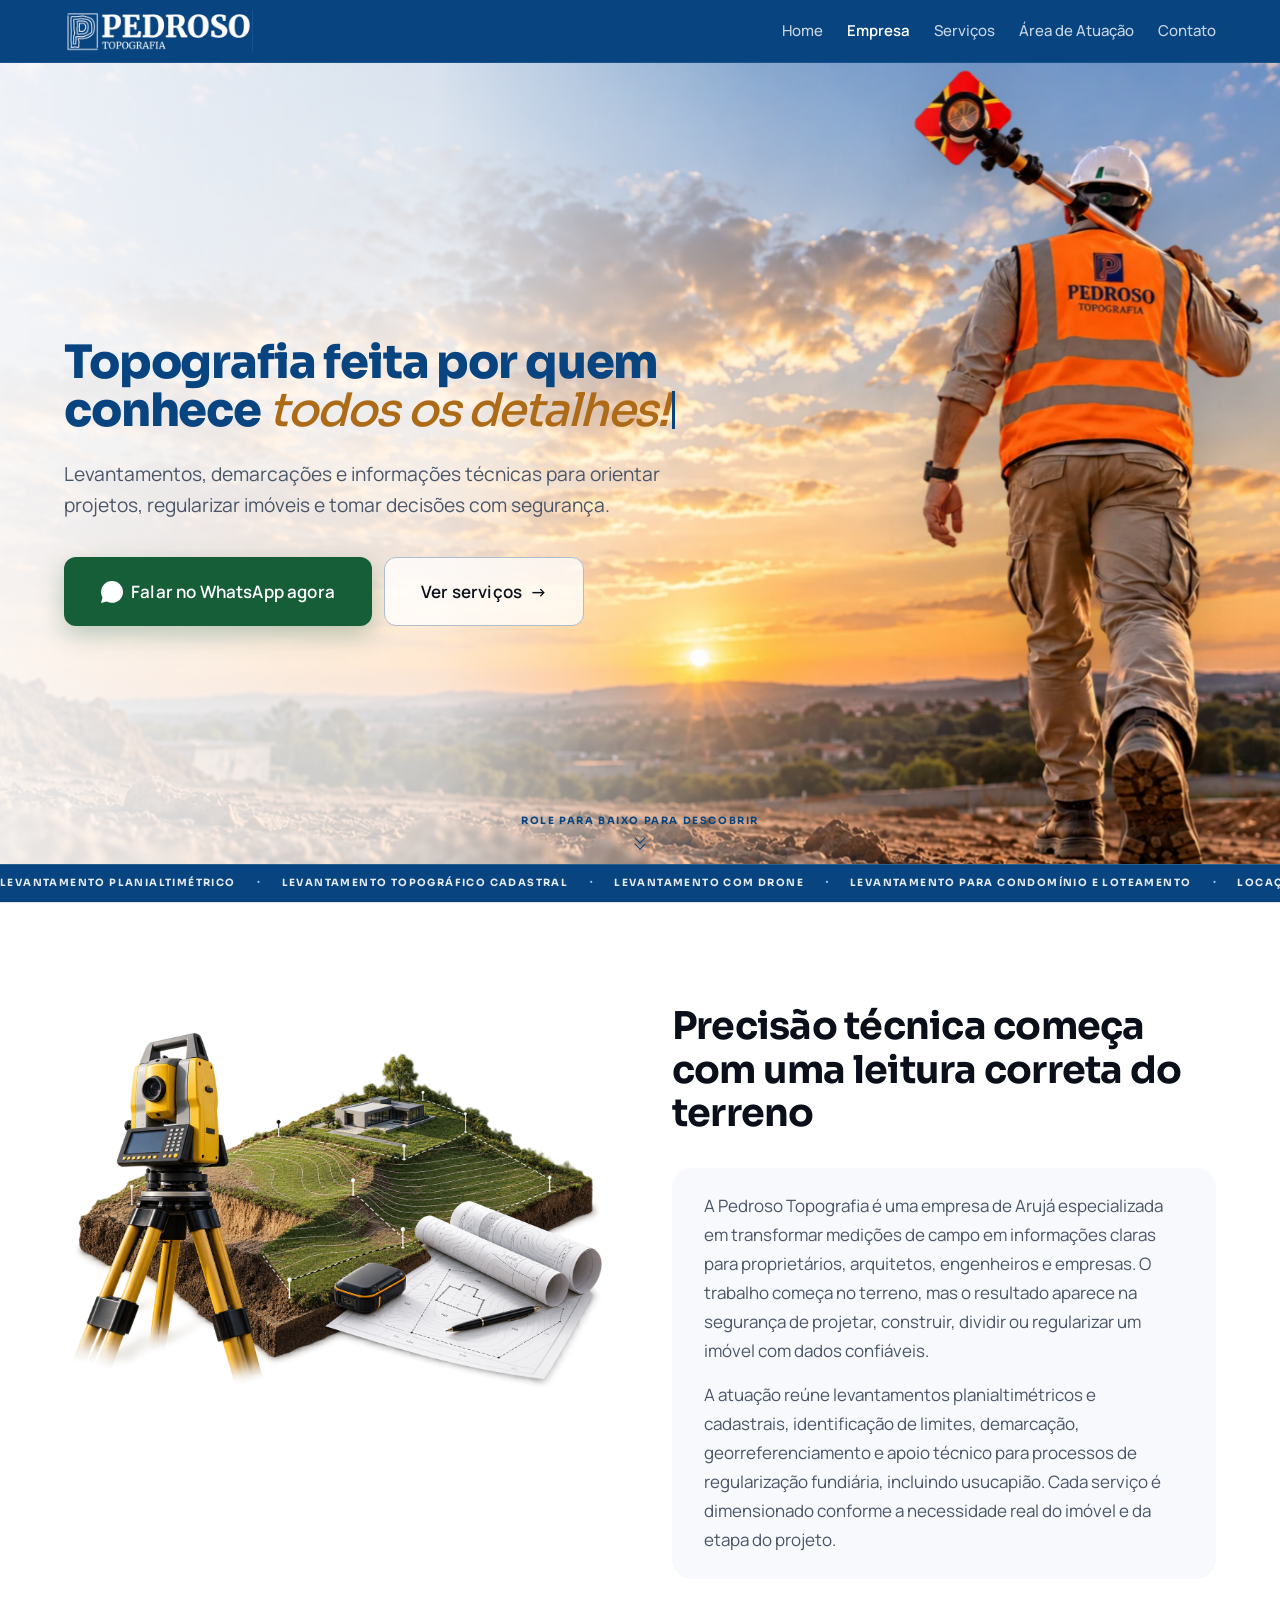
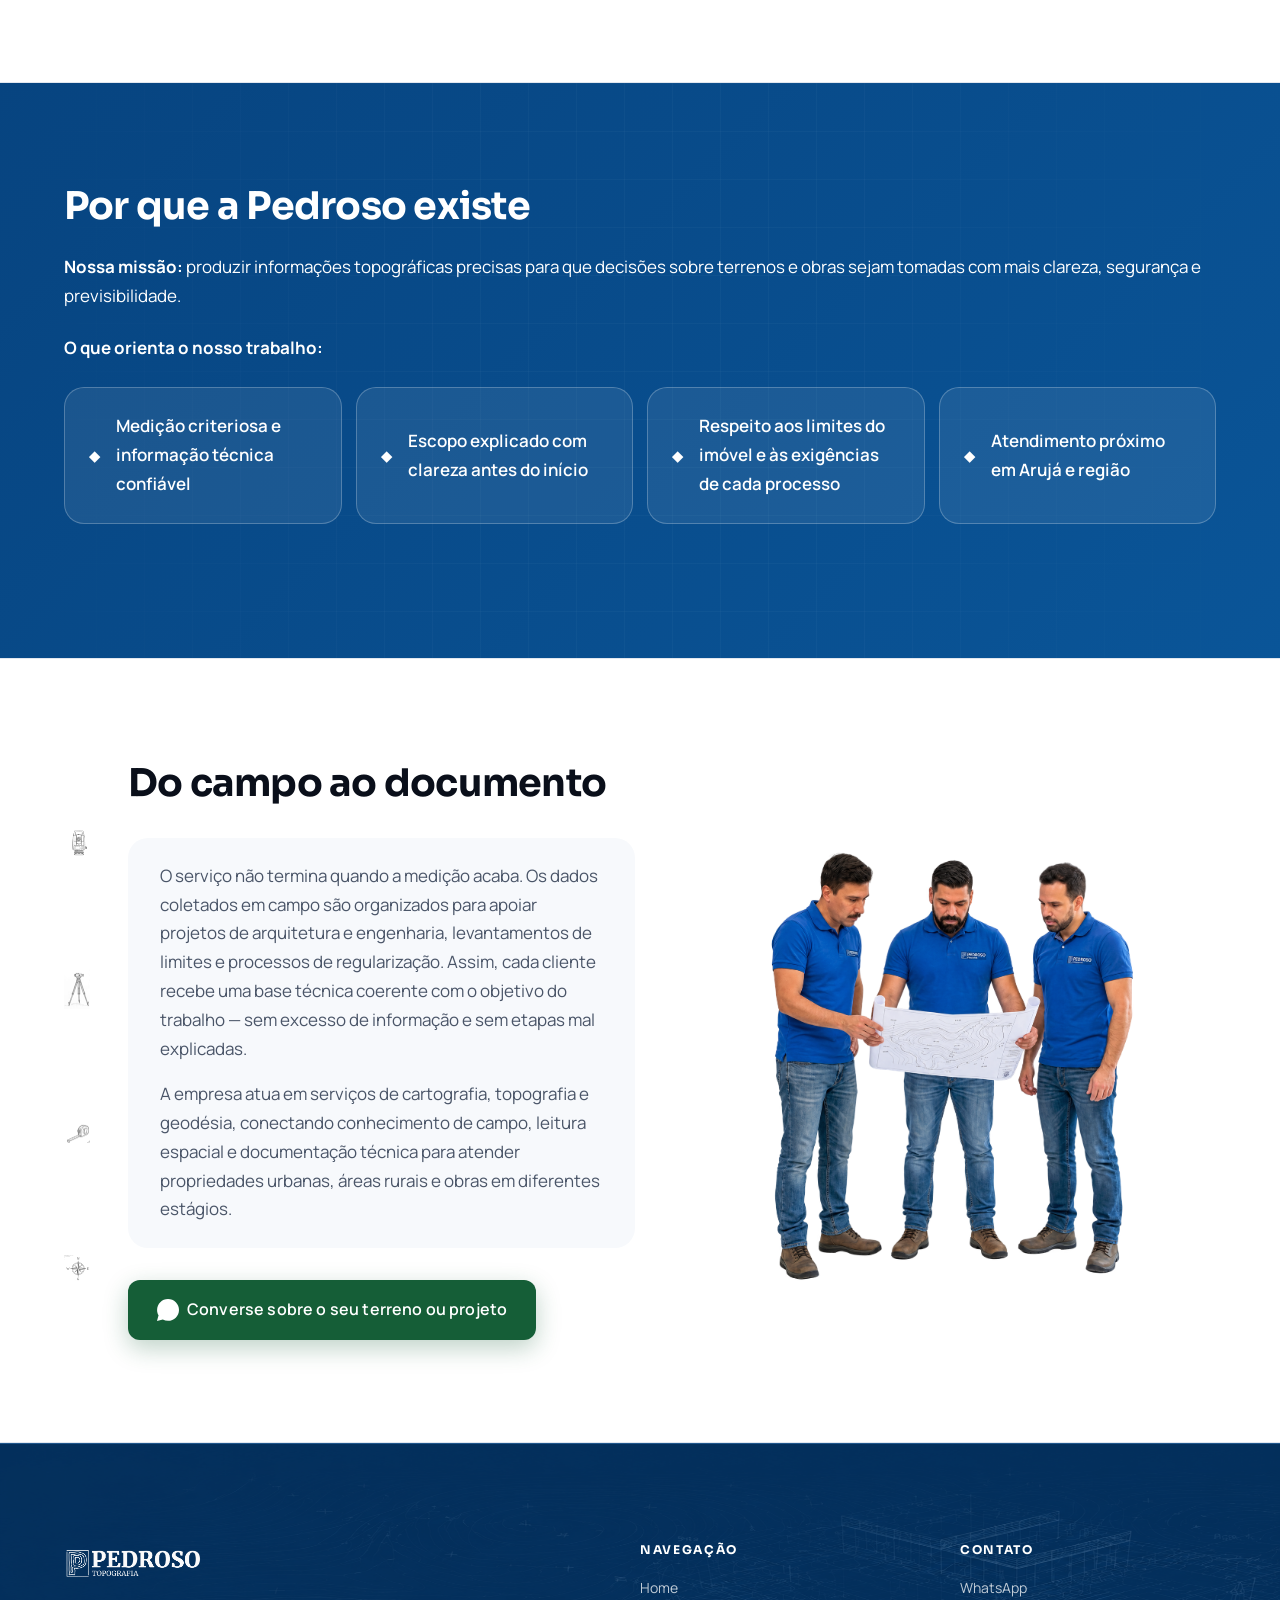
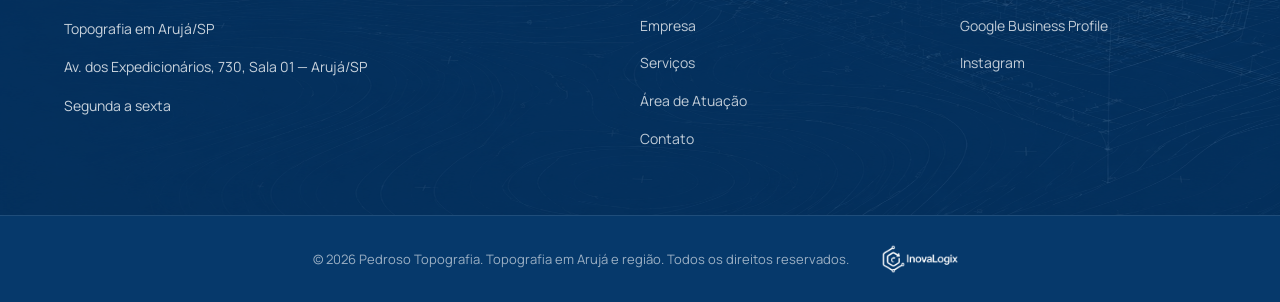
<file: empresa.html>
<!DOCTYPE html>
<html lang="pt-BR">
<head>
<meta charset="UTF-8">
<meta name="viewport" content="width=device-width, initial-scale=1.0">
<link rel="icon" type="image/png" href="favicon.png">
<title>Empresa de Topografia em Arujá | Pedroso Topografia</title>
<meta name="description" content="Conheça a Pedroso Topografia, empresa de Arujá especializada em levantamentos topográficos, demarcação e regularização de imóveis.">
<meta name="theme-color" content="#050B14">
<link rel="preconnect" href="https://fonts.googleapis.com">
<link rel="preconnect" href="https://fonts.gstatic.com" crossorigin>
<link href="https://fonts.googleapis.com/css2?family=Manrope:wght@400;500;600;700;800&family=Sora:wght@600;700;800&display=swap" rel="stylesheet">
<link rel="canonical" href="https://pedrosotopografia.com.br/empresa.html">
<meta name="robots" content="index, follow, max-image-preview:large">
<meta name="author" content="Pedroso Topografia">
<meta name="geo.region" content="BR-SP">
<meta name="geo.placename" content="Arujá">
<meta property="og:title" content="Empresa de Topografia em Arujá | Pedroso Topografia">
<meta property="og:description" content="Conheça a Pedroso Topografia, empresa de Arujá especializada em levantamentos topográficos, demarcação e regularização de imóveis.">
<meta property="og:url" content="https://pedrosotopografia.com.br/empresa.html">
<meta property="og:type" content="website">
<meta property="og:site_name" content="Pedroso Topografia">
<meta property="og:locale" content="pt_BR">
<meta property="og:image" content="https://pedrosotopografia.com.br/Logo%20Pedroso%20Topografia.png">
<meta name="twitter:card" content="summary_large_image">
<meta name="twitter:title" content="Empresa de Topografia em Arujá | Pedroso Topografia">
<meta name="twitter:description" content="Conheça a Pedroso Topografia, empresa de Arujá especializada em levantamentos topográficos, demarcação e regularização de imóveis.">
<meta name="twitter:image" content="https://pedrosotopografia.com.br/Logo%20Pedroso%20Topografia.png">
<link rel="stylesheet" href="styles.css">
<script type="application/ld+json" data-breadcrumb>{"@context": "https://schema.org", "@type": "BreadcrumbList", "itemListElement": [{"@type": "ListItem", "position": 1, "name": "Home", "item": "https://pedrosotopografia.com.br/"}, {"@type": "ListItem", "position": 2, "name": "Empresa", "item": "https://pedrosotopografia.com.br/empresa.html"}]}</script>
</head>
<body class="empresa-page">

<a class="skip-link" href="#main">Pular para o conteúdo principal</a>

<header class="site-header" id="siteHeader">
  <div class="container">
    <nav class="nav" aria-label="Navegação principal">
      <a href="index.html" class="logo" aria-label="Pedroso Topografia — Início">
        <img src="Logo Pedroso Topografia.png" alt="Pedroso Topografia" class="logo-img">
      </a>
      <ul class="nav-menu">
        <li><a href="index.html">Home</a></li>
        <li><a href="empresa.html" aria-current="page">Empresa</a></li>
        <li><a href="servicos.html">Serviços</a></li>
        <li><a href="servicos.html#area-de-atuacao">Área de Atuação</a></li>
        <li><a href="index.html#contato">Contato</a></li>
      </ul>
      <button class="nav-toggle" id="navToggle" aria-label="Abrir menu" aria-expanded="false" aria-controls="mobileMenu">
        <svg width="22" height="22" viewBox="0 0 24 24" fill="none" stroke="currentColor" stroke-width="2" aria-hidden="true"><line x1="3" y1="6" x2="21" y2="6"/><line x1="3" y1="12" x2="21" y2="12"/><line x1="3" y1="18" x2="21" y2="18"/></svg>
      </button>
    </nav>
    <div class="mobile-menu" id="mobileMenu">
      <a href="index.html">Home</a>
      <a href="empresa.html" aria-current="page">Empresa</a>
      <a href="servicos.html">Serviços</a>
      <a href="servicos.html#area-de-atuacao">Área de Atuação</a>
      <a href="index.html#contato">Contato</a>
      <a class="btn btn-wa" href="https://wa.me/5511970202000" target="_blank" rel="noopener" style="margin-top:8px">
        <svg class="wa-icon" viewBox="0 0 24 24" fill="currentColor" aria-hidden="true"><path d="M20.52 3.449C18.24 1.245 15.24 0 12.045 0 5.463 0 .103 5.334.1 11.892c0 2.096.549 4.14 1.594 5.945L0 24l6.335-1.652c1.746.943 3.71 1.444 5.71 1.447h.006c6.585 0 11.946-5.336 11.949-11.896 0-3.176-1.24-6.165-3.495-8.411l.015-.039z"/></svg>
        Falar no WhatsApp
      </a>
      <div class="mobile-menu-social" aria-label="Redes sociais e contato">
        <a href="https://www.instagram.com/pedroso_topografia/" target="_blank" rel="noopener" aria-label="Instagram da Pedroso Topografia">
          <svg viewBox="0 0 24 24" fill="none" stroke="currentColor" stroke-width="1.8" aria-hidden="true"><rect x="3" y="3" width="18" height="18" rx="5"/><circle cx="12" cy="12" r="4"/><circle cx="17.5" cy="6.5" r="1" fill="currentColor" stroke="none"/></svg>
        </a>
        <a href="https://wa.me/5511970202000" target="_blank" rel="noopener" aria-label="Falar no WhatsApp">
          <svg viewBox="0 0 24 24" fill="none" stroke="currentColor" stroke-width="1.8" stroke-linecap="round" stroke-linejoin="round" aria-hidden="true"><path d="M21 11.5a8.5 8.5 0 0 1-12.5 7.5L3 21l2-5.5A8.5 8.5 0 1 1 21 11.5Z"/><path d="M8.7 8.5c.3-.3.6-.3.9 0l1 1.4c.2.3.1.5-.1.8l-.5.6a6 6 0 0 0 2.7 2.7l.6-.5c.3-.2.5-.3.8-.1l1.4 1c.3.3.3.6 0 .9-.6.7-1.3 1-2.2.8-2.9-.7-5.1-2.9-5.8-5.8-.2-.9.1-1.6.8-2.2Z"/></svg>
        </a>
        <a href="mailto:contato@pedrosotopografia.com.br" aria-label="Enviar e-mail para Pedroso Topografia">
          <svg viewBox="0 0 24 24" fill="none" stroke="currentColor" stroke-width="1.8" stroke-linecap="round" stroke-linejoin="round" aria-hidden="true"><rect x="3" y="5" width="18" height="14" rx="2"/><path d="m4 7 8 6 8-6"/></svg>
        </a>
      </div>
    </div>
  </div>
</header>

<main id="main">

  <header class="page-header-dark company-hero" id="companyHeroDepth">
    <div class="company-hero-background" aria-hidden="true">
      <img class="company-hero-scene" src="hero-empresa-cenario.webp" alt="" width="1672" height="941" loading="eager" fetchpriority="high">
      <img class="company-hero-man" src="hero-empresa-homem.webp" alt="" width="1672" height="941" loading="eager" fetchpriority="high">
    </div>
    <div class="container company-hero-grid">
      <div class="company-hero-copy">
        <h1 class="reveal" data-delay="1" aria-label="Topografia feita por quem conhece todos os detalhes!">
          <span>Topografia feita por quem</span>
          <span class="company-hero-type-line">conhece <span class="company-hero-typed" id="companyHeroTyped" aria-hidden="true"><span class="company-hero-typed-prefix">todos os</span> <span class="company-hero-typed-tail">detalhes!</span></span><span class="company-hero-cursor" aria-hidden="true"></span></span>
        </h1>
        <p class="lead reveal" data-delay="2">Levantamentos, demarcações e informações técnicas para orientar projetos, regularizar imóveis e tomar decisões com segurança.</p>
        <div class="company-hero-actions reveal" data-delay="3">
          <a class="btn btn-wa btn-lg" href="https://wa.me/5511970202000" target="_blank" rel="noopener">
            <svg class="wa-icon" viewBox="0 0 24 24" fill="currentColor" aria-hidden="true"><path d="M20.52 3.449C18.24 1.245 15.24 0 12.045 0 5.463 0 .103 5.334.1 11.892c0 2.096.549 4.14 1.594 5.945L0 24l6.335-1.652c1.746.943 3.71 1.444 5.71 1.447h.006c6.585 0 11.946-5.336 11.949-11.896 0-3.176-1.24-6.165-3.495-8.411l.015-.039z"/></svg>
            <span class="btn-label-desktop">Falar no WhatsApp agora</span><span class="btn-label-mobile">Falar pelo WhatsApp</span>
          </a>
          <a class="btn btn-secondary btn-lg" href="servicos.html">Ver serviços <span class="arrow" aria-hidden="true">→</span></a>
        </div>
      </div>
    </div>
    <a class="hero-scroll-cue" href="#empresa-conteudo" aria-label="Role para baixo para descobrir">
      <span class="hero-scroll-label">Role para baixo para descobrir</span>
      <span class="hero-scroll-chevrons" aria-hidden="true"><i></i><i></i></span>
    </a>
    <div class="company-services-strip" aria-label="Serviços prestados pela Pedroso Topografia">
    <div class="company-services-track">
      <div class="company-services-group">
        <span>Levantamento Planialtimétrico</span><i>·</i>
        <span>Levantamento Topográfico Cadastral</span><i>·</i>
        <span>Levantamento com Drone</span><i>·</i>
        <span>Levantamento para Condomínio e Loteamento</span><i>·</i>
        <span>Locação de Obra</span><i>·</i>
        <span>Locação de Divisas</span><i>·</i>
        <span>Acompanhamento de Obra</span><i>·</i>
        <span>Cálculo de Volume e Terraplanagem</span><i>·</i>
        <span>Georreferenciamento de Imóveis</span><i>·</i>
        <span>Desmembramento e Unificação de Áreas</span><i>·</i>
        <span>Usucapião — Peças Técnicas</span><i>·</i>
        <span>Retificação de Área</span><i>·</i>
        <span>Laser Scanner 3D</span><i>·</i>
        <span>GNSS/RTK</span><i>·</i>
      </div>
      <div class="company-services-group" aria-hidden="true">
        <span>Levantamento Planialtimétrico</span><i>·</i>
        <span>Levantamento Topográfico Cadastral</span><i>·</i>
        <span>Levantamento com Drone</span><i>·</i>
        <span>Levantamento para Condomínio e Loteamento</span><i>·</i>
        <span>Locação de Obra</span><i>·</i>
        <span>Locação de Divisas</span><i>·</i>
        <span>Acompanhamento de Obra</span><i>·</i>
        <span>Cálculo de Volume e Terraplanagem</span><i>·</i>
        <span>Georreferenciamento de Imóveis</span><i>·</i>
        <span>Desmembramento e Unificação de Áreas</span><i>·</i>
        <span>Usucapião — Peças Técnicas</span><i>·</i>
        <span>Retificação de Área</span><i>·</i>
        <span>Laser Scanner 3D</span><i>·</i>
        <span>GNSS/RTK</span><i>·</i>
      </div>
    </div>
    </div>
  </header>

  <section class="company-content-section company-introduction" id="empresa-conteudo" aria-labelledby="hist-title">
    <div class="container">
      <div class="company-introduction-media reveal">
        <img src="empresa-topografia-terreno.png" alt="Equipamento de topografia diante de um terreno mapeado com curvas de nível e projeto técnico">
      </div>
      <div class="prose company-introduction-copy reveal" data-delay="1">
        <h2 id="hist-title">Precisão técnica começa com uma leitura correta do terreno</h2>
        <div class="quote-block">
          <p>A Pedroso Topografia é uma empresa de Arujá especializada em transformar medições de campo em informações claras para proprietários, arquitetos, engenheiros e empresas. O trabalho começa no terreno, mas o resultado aparece na segurança de projetar, construir, dividir ou regularizar um imóvel com dados confiáveis.</p>
          <p>A atuação reúne levantamentos planialtimétricos e cadastrais, identificação de limites, demarcação, georreferenciamento e apoio técnico para processos de regularização fundiária, incluindo usucapião. Cada serviço é dimensionado conforme a necessidade real do imóvel e da etapa do projeto.</p>
        </div>
      </div>
    </div>
  </section>

  <section class="company-content-section company-purpose" aria-labelledby="purpose-title">
    <div class="container">
      <div class="prose reveal">
        <h2 id="purpose-title">Por que a Pedroso existe</h2>
        <p><strong>Nossa missão:</strong> produzir informações topográficas precisas para que decisões sobre terrenos e obras sejam tomadas com mais clareza, segurança e previsibilidade.</p>

        <p><strong>O que orienta o nosso trabalho:</strong></p>
        <ul class="values-list" style="list-style:none;padding:0">
          <li>Medição criteriosa e informação técnica confiável</li>
          <li>Escopo explicado com clareza antes do início</li>
          <li>Respeito aos limites do imóvel e às exigências de cada processo</li>
          <li>Atendimento próximo em Arujá e região</li>
        </ul>
      </div>
    </div>
  </section>

  <section class="company-content-section company-delivery" aria-labelledby="delivery-title">
    <div class="container">
      <div class="company-delivery-elements reveal" aria-hidden="true">
        <img class="topo-element" src="empresa-elemento-estacao.png" alt="">
        <img class="topo-element" src="empresa-elemento-tripe.png" alt="">
        <img class="topo-element" src="empresa-elemento-trena.png" alt="">
        <img class="topo-element" src="empresa-elemento-rosa-ventos.png" alt="">
      </div>
      <div class="prose company-delivery-copy reveal">
        <h2 id="delivery-title">Do campo ao documento</h2>
        <div class="quote-block">
          <p>O serviço não termina quando a medição acaba. Os dados coletados em campo são organizados para apoiar projetos de arquitetura e engenharia, levantamentos de limites e processos de regularização. Assim, cada cliente recebe uma base técnica coerente com o objetivo do trabalho — sem excesso de informação e sem etapas mal explicadas.</p>
          <p>A empresa atua em serviços de cartografia, topografia e geodésia, conectando conhecimento de campo, leitura espacial e documentação técnica para atender propriedades urbanas, áreas rurais e obras em diferentes estágios.</p>
        </div>

        <div style="margin-top:var(--s4)">
          <a class="btn btn-wa" href="https://wa.me/5511970202000" target="_blank" rel="noopener">
            <svg class="wa-icon" viewBox="0 0 24 24" fill="currentColor" aria-hidden="true"><path d="M20.52 3.449C18.24 1.245 15.24 0 12.045 0 5.463 0 .103 5.334.1 11.892c0 2.096.549 4.14 1.594 5.945L0 24l6.335-1.652c1.746.943 3.71 1.444 5.71 1.447h.006c6.585 0 11.946-5.336 11.949-11.896 0-3.176-1.24-6.165-3.495-8.411l.015-.039z"/></svg>
            Converse sobre o seu terreno ou projeto
          </a>
        </div>
      </div>
      <div class="company-delivery-media reveal" data-delay="1">
        <img src="empresa-equipe-transparente.png" alt="Equipe técnica analisando uma planta de projeto topográfico">
      </div>
    </div>
  </section>

</main>

<footer class="site-footer">
  <div class="container">
    <div class="footer-grid">
      <div class="footer-brand">
        <a href="index.html" class="logo" aria-label="Pedroso Topografia" style="margin-bottom:var(--s2)">
          <img src="Logo Pedroso Topografia.png" alt="Pedroso Topografia" class="logo-img">
        </a>
        <p>Topografia em Arujá/SP</p>
        <p>Av. dos Expedicionários, 730, Sala 01 — Arujá/SP</p>
        <p>Segunda a sexta</p>
      </div>
      <div>
        <div class="footer-title">Navegação</div>
        <ul class="footer-nav">
          <li><a href="index.html">Home</a></li>
          <li><a href="empresa.html" aria-current="page">Empresa</a></li>
          <li><a href="servicos.html">Serviços</a></li>
          <li><a href="servicos.html#area-de-atuacao">Área de Atuação</a></li>
          <li><a href="index.html#contato">Contato</a></li>
        </ul>
      </div>
      <div>
        <div class="footer-title">Contato</div>
        <ul class="footer-nav">
          <li><a href="https://wa.me/5511970202000" target="_blank" rel="noopener">WhatsApp</a></li>
          <li><a href="#" target="_blank" rel="noopener">Google Business Profile</a></li>
          <li><a href="#" target="_blank" rel="noopener">Instagram</a></li>
        </ul>
      </div>
    </div>
    <div class="footer-bottom">
      <span>© 2026 Pedroso Topografia. Topografia em Arujá e região. Todos os direitos reservados.</span>
      <a class="footer-developer" href="https://www.inovalogix.com.br" target="_blank" rel="noopener" aria-label="Site da InovaLogix">
        <img src="inovalogix-logo.png" alt="InovaLogix" width="180" height="80" loading="lazy">
      </a>
    </div>
  </div>
</footer>

<div class="mobile-cta-bar show" aria-hidden="false">
  <a class="btn btn-wa" href="https://wa.me/5511970202000" target="_blank" rel="noopener">
    <svg class="wa-icon" viewBox="0 0 24 24" fill="currentColor" aria-hidden="true"><path d="M20.52 3.449C18.24 1.245 15.24 0 12.045 0 5.463 0 .103 5.334.1 11.892c0 2.096.549 4.14 1.594 5.945L0 24l6.335-1.652c1.746.943 3.71 1.444 5.71 1.447h.006c6.585 0 11.946-5.336 11.949-11.896 0-3.176-1.24-6.165-3.495-8.411l.015-.039z"/></svg>
    Falar no WhatsApp
  </a>
</div>

<a class="wa-float" href="https://wa.me/5511970202000" target="_blank" rel="noopener" aria-label="Falar no WhatsApp">
  <img src="whatsapp-flutuante-sem-fundo.png" alt="" width="64" height="64" decoding="async">
</a>

<script src="main.js" defer></script>
</body>
</html>
</file>
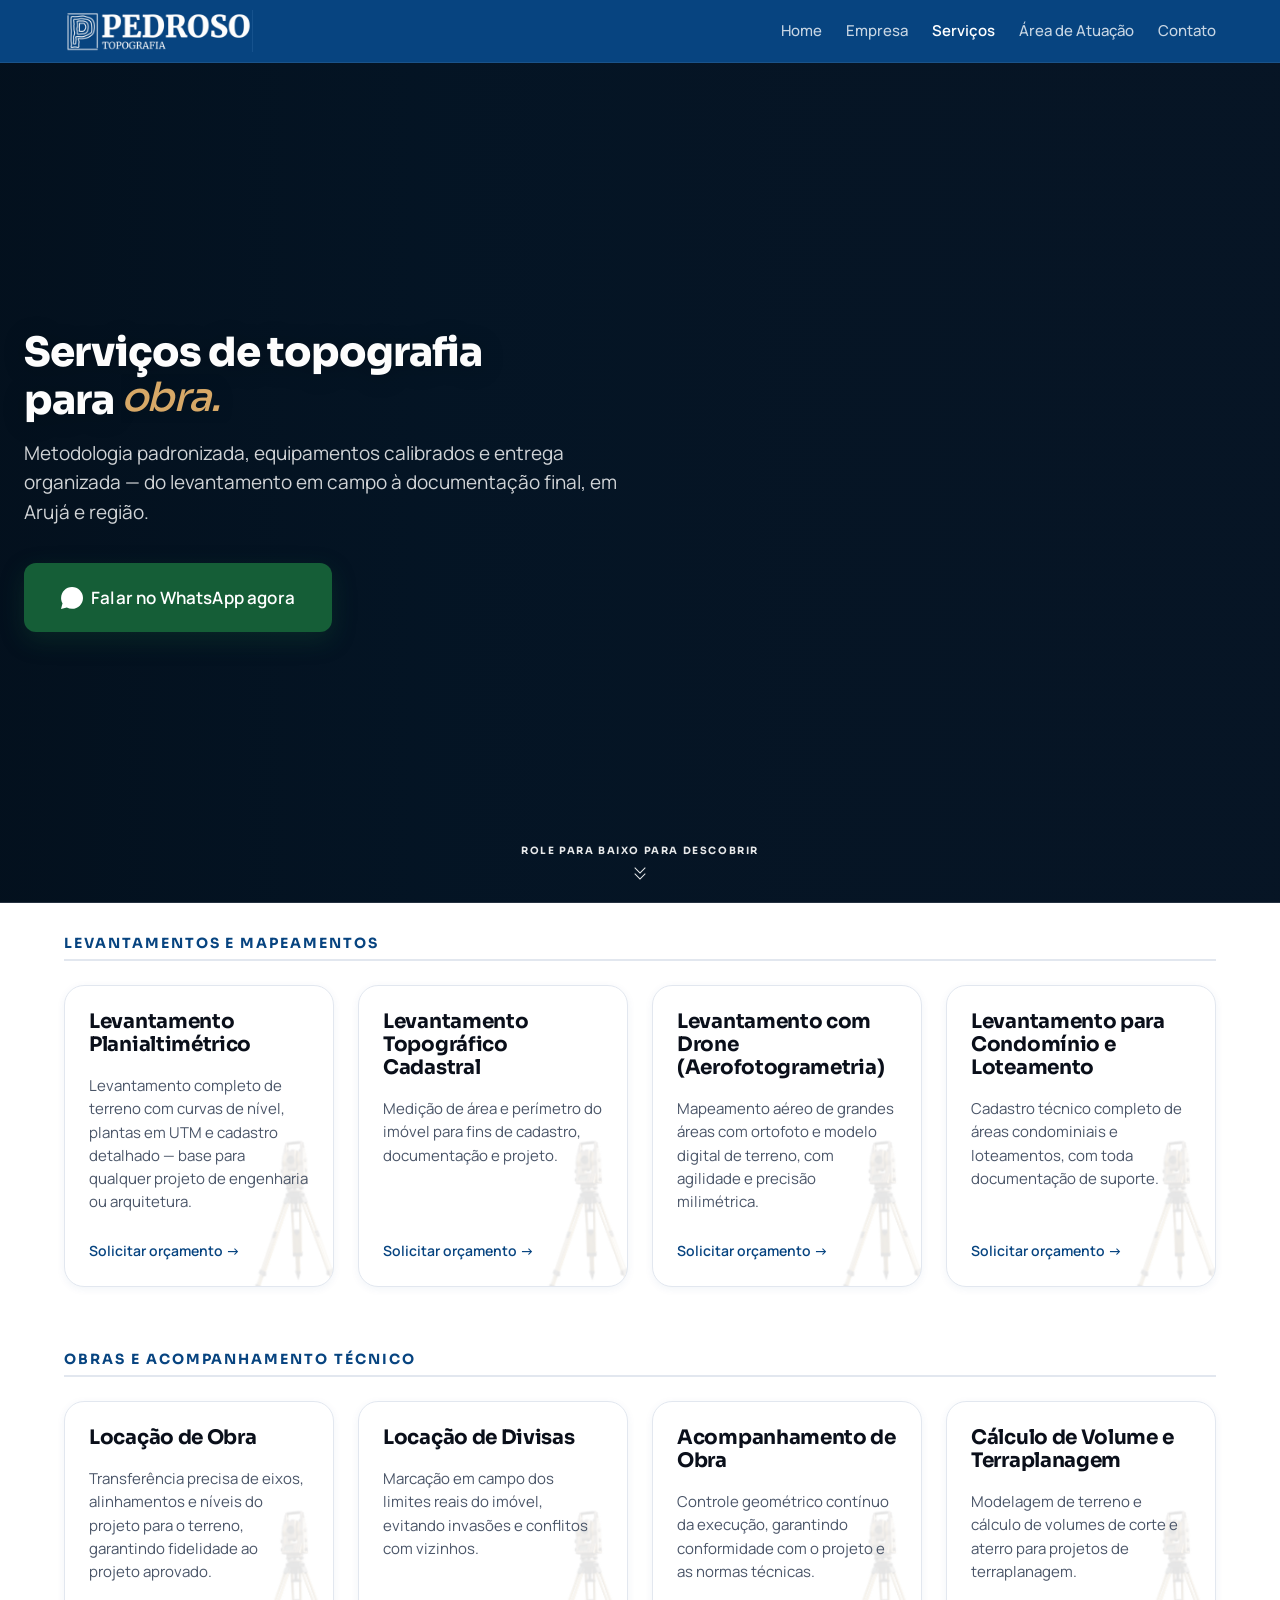
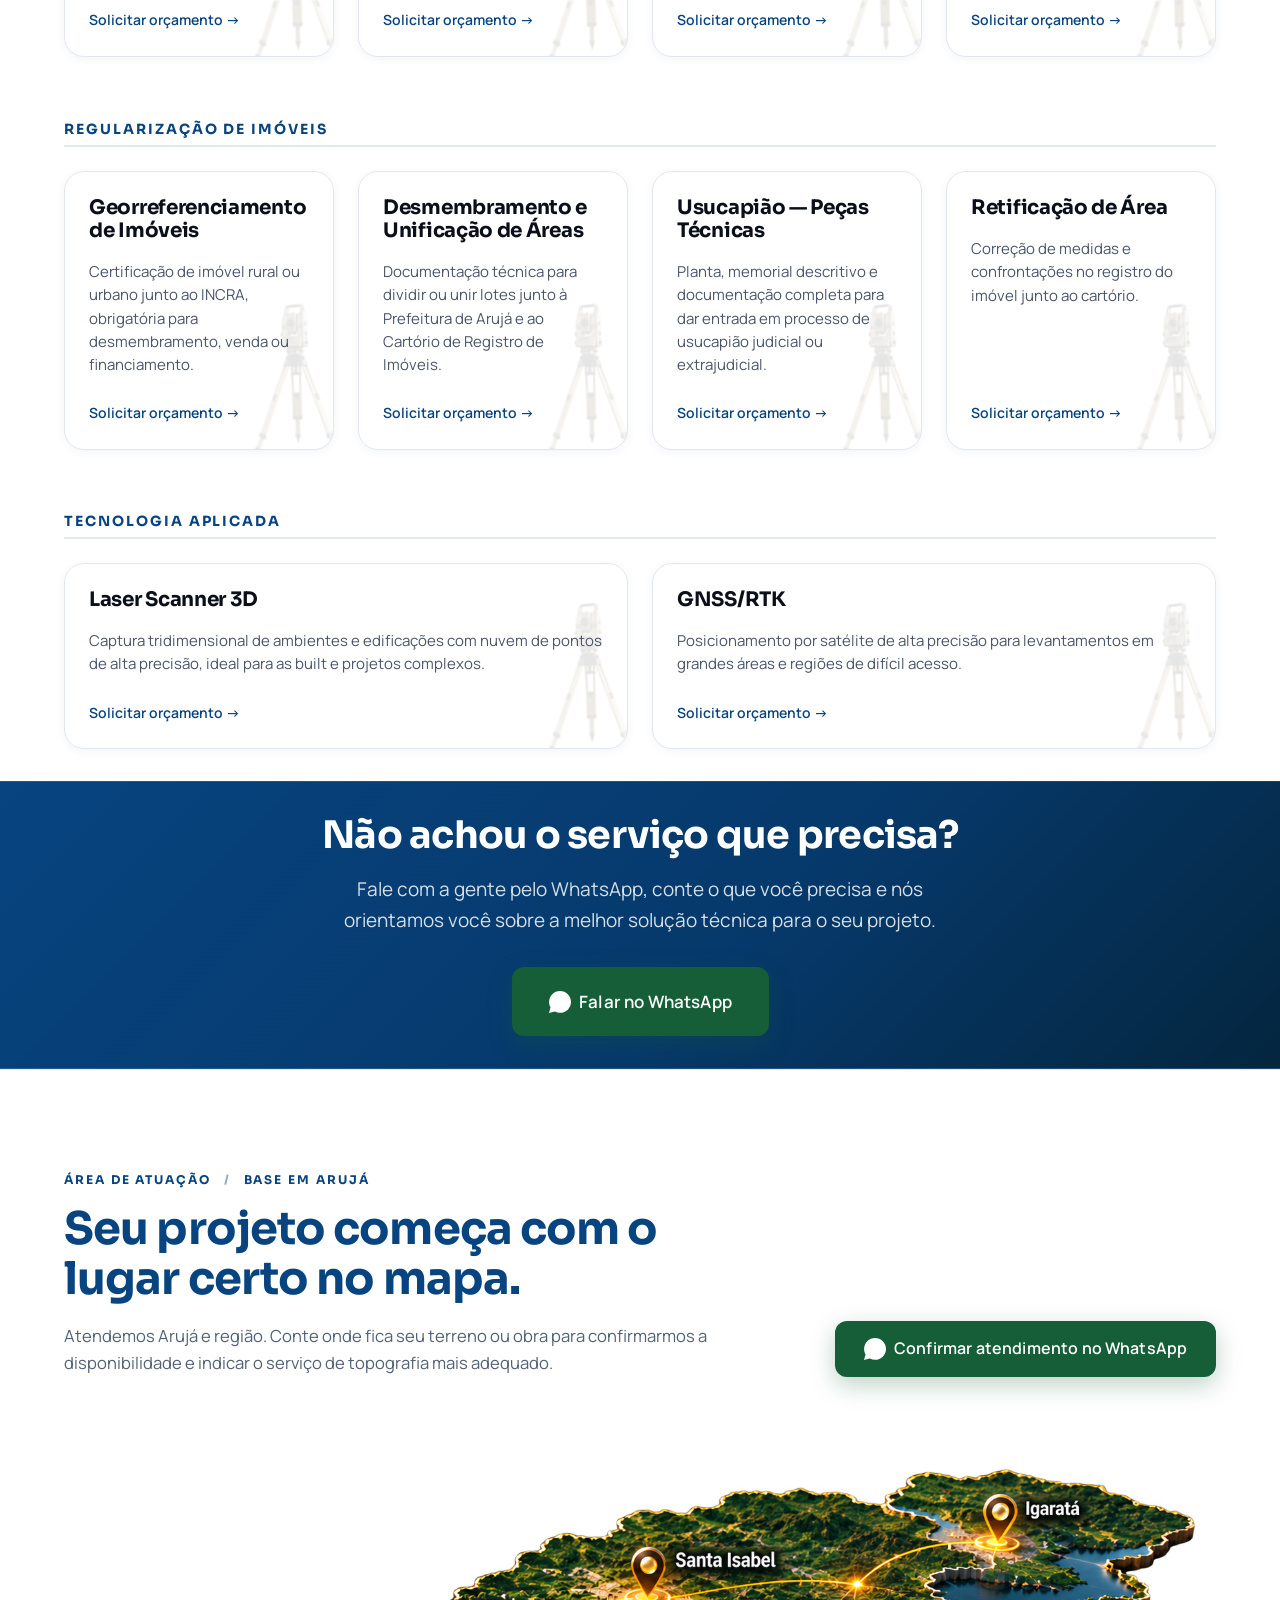
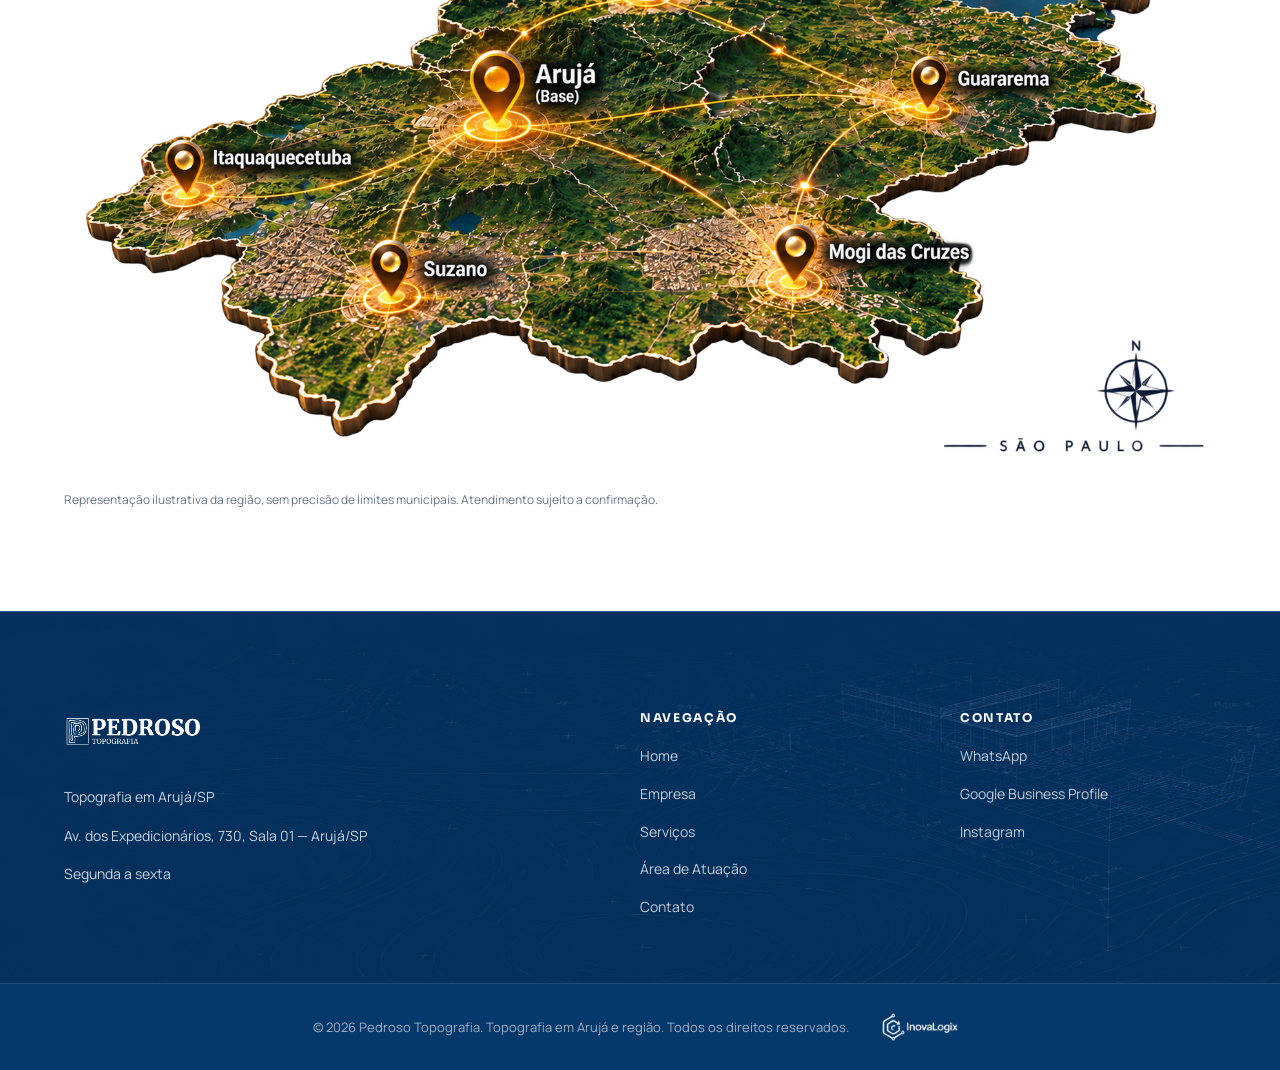
<file: servicos.html>
<!DOCTYPE html>
<html lang="pt-BR">
<head>
<meta charset="UTF-8">
<meta name="viewport" content="width=device-width, initial-scale=1.0">
<link rel="icon" type="image/png" href="favicon.png">
<title>Serviços de Topografia em Arujá | Pedroso Topografia</title>
<meta name="description" content="Levantamento topográfico, georreferenciamento, locação de obra e regularização de imóveis em Arujá/SP. Equipe própria e orçamento pelo WhatsApp.">
<meta name="theme-color" content="#050B14">
<link rel="preconnect" href="https://fonts.googleapis.com">
<link rel="preconnect" href="https://fonts.gstatic.com" crossorigin>
<link href="https://fonts.googleapis.com/css2?family=Manrope:wght@400;500;600;700;800&family=Sora:wght@600;700;800&display=swap" rel="stylesheet">
<link rel="canonical" href="https://pedrosotopografia.com.br/servicos.html">
<meta name="robots" content="index, follow, max-image-preview:large">
<meta name="author" content="Pedroso Topografia">
<meta name="geo.region" content="BR-SP">
<meta name="geo.placename" content="Arujá">
<meta property="og:title" content="Serviços de Topografia em Arujá | Pedroso Topografia">
<meta property="og:description" content="Levantamento topográfico, georreferenciamento, locação de obra e regularização de imóveis em Arujá/SP. Equipe própria e orçamento pelo WhatsApp.">
<meta property="og:url" content="https://pedrosotopografia.com.br/servicos.html">
<meta property="og:type" content="website">
<meta property="og:site_name" content="Pedroso Topografia">
<meta property="og:locale" content="pt_BR">
<meta property="og:image" content="https://pedrosotopografia.com.br/Logo%20Pedroso%20Topografia.png">
<meta name="twitter:card" content="summary_large_image">
<meta name="twitter:title" content="Serviços de Topografia em Arujá | Pedroso Topografia">
<meta name="twitter:description" content="Levantamento topográfico, georreferenciamento, locação de obra e regularização de imóveis em Arujá/SP. Equipe própria e orçamento pelo WhatsApp.">
<meta name="twitter:image" content="https://pedrosotopografia.com.br/Logo%20Pedroso%20Topografia.png">
<link rel="stylesheet" href="styles.css">
<script type="application/ld+json" data-breadcrumb>{"@context": "https://schema.org", "@type": "BreadcrumbList", "itemListElement": [{"@type": "ListItem", "position": 1, "name": "Home", "item": "https://pedrosotopografia.com.br/"}, {"@type": "ListItem", "position": 2, "name": "Serviços", "item": "https://pedrosotopografia.com.br/servicos.html"}]}</script>
<script type="application/ld+json" data-itemlist>{"@context": "https://schema.org", "@type": "ItemList", "name": "Serviços de Topografia em Arujá", "itemListElement": [{"@type": "ListItem", "position": 1, "name": "Levantamento Planialtimétrico em Arujá"}, {"@type": "ListItem", "position": 2, "name": "Levantamento Topográfico Cadastral em Arujá"}, {"@type": "ListItem", "position": 3, "name": "Levantamento com Drone em Arujá (Aerofotogrametria)"}, {"@type": "ListItem", "position": 4, "name": "Levantamento para Condomínio e Loteamento em Arujá"}, {"@type": "ListItem", "position": 5, "name": "Locação de Obra em Arujá"}, {"@type": "ListItem", "position": 6, "name": "Locação de Divisas em Arujá"}, {"@type": "ListItem", "position": 7, "name": "Acompanhamento de Obra em Arujá"}, {"@type": "ListItem", "position": 8, "name": "Cálculo de Volume e Terraplanagem em Arujá"}, {"@type": "ListItem", "position": 9, "name": "Georreferenciamento de Imóveis em Arujá"}, {"@type": "ListItem", "position": 10, "name": "Desmembramento e Unificação de Áreas em Arujá"}, {"@type": "ListItem", "position": 11, "name": "Usucapião — Peças Técnicas em Arujá"}, {"@type": "ListItem", "position": 12, "name": "Retificação de Área em Arujá"}, {"@type": "ListItem", "position": 13, "name": "Laser Scanner 3D em Arujá"}, {"@type": "ListItem", "position": 14, "name": "GNSS/RTK em Arujá"}]}</script>
</head>
<body class="services-page">

<a class="skip-link" href="#main">Pular para o conteúdo principal</a>

<header class="site-header" id="siteHeader">
  <div class="container">
    <nav class="nav" aria-label="Navegação principal">
      <a href="index.html" class="logo" aria-label="Pedroso Topografia — Início">
        <img src="Logo Pedroso Topografia.png" alt="Pedroso Topografia" class="logo-img">
      </a>
      <ul class="nav-menu">
        <li><a href="index.html">Home</a></li>
        <li><a href="empresa.html">Empresa</a></li>
        <li><a href="servicos.html" aria-current="page">Serviços</a></li>
        <li><a href="#area-de-atuacao">Área de Atuação</a></li>
        <li><a href="index.html#contato">Contato</a></li>
      </ul>
      <button class="nav-toggle" id="navToggle" aria-label="Abrir menu" aria-expanded="false" aria-controls="mobileMenu">
        <svg width="22" height="22" viewBox="0 0 24 24" fill="none" stroke="currentColor" stroke-width="2" aria-hidden="true"><line x1="3" y1="6" x2="21" y2="6"/><line x1="3" y1="12" x2="21" y2="12"/><line x1="3" y1="18" x2="21" y2="18"/></svg>
      </button>
    </nav>
    <div class="mobile-menu" id="mobileMenu">
      <a href="index.html">Home</a>
      <a href="empresa.html">Empresa</a>
      <a href="servicos.html" aria-current="page">Serviços</a>
      <a href="#area-de-atuacao">Área de Atuação</a>
      <a href="index.html#contato">Contato</a>
      <a class="btn btn-wa" href="https://wa.me/5511970202000" target="_blank" rel="noopener" style="margin-top:8px">
        <svg class="wa-icon" viewBox="0 0 24 24" fill="currentColor" aria-hidden="true"><path d="M20.52 3.449C18.24 1.245 15.24 0 12.045 0 5.463 0 .103 5.334.1 11.892c0 2.096.549 4.14 1.594 5.945L0 24l6.335-1.652c1.746.943 3.71 1.444 5.71 1.447h.006c6.585 0 11.946-5.336 11.949-11.896 0-3.176-1.24-6.165-3.495-8.411l.015-.039z"/></svg>
        Falar no WhatsApp
      </a>
      <div class="mobile-menu-social" aria-label="Redes sociais e contato">
        <a href="https://www.instagram.com/pedroso_topografia/" target="_blank" rel="noopener" aria-label="Instagram da Pedroso Topografia">
          <svg viewBox="0 0 24 24" fill="none" stroke="currentColor" stroke-width="1.8" aria-hidden="true"><rect x="3" y="3" width="18" height="18" rx="5"/><circle cx="12" cy="12" r="4"/><circle cx="17.5" cy="6.5" r="1" fill="currentColor" stroke="none"/></svg>
        </a>
        <a href="https://wa.me/5511970202000" target="_blank" rel="noopener" aria-label="Falar no WhatsApp">
          <svg viewBox="0 0 24 24" fill="none" stroke="currentColor" stroke-width="1.8" stroke-linecap="round" stroke-linejoin="round" aria-hidden="true"><path d="M21 11.5a8.5 8.5 0 0 1-12.5 7.5L3 21l2-5.5A8.5 8.5 0 1 1 21 11.5Z"/><path d="M8.7 8.5c.3-.3.6-.3.9 0l1 1.4c.2.3.1.5-.1.8l-.5.6a6 6 0 0 0 2.7 2.7l.6-.5c.3-.2.5-.3.8-.1l1.4 1c.3.3.3.6 0 .9-.6.7-1.3 1-2.2.8-2.9-.7-5.1-2.9-5.8-5.8-.2-.9.1-1.6.8-2.2Z"/></svg>
        </a>
        <a href="mailto:contato@pedrosotopografia.com.br" aria-label="Enviar e-mail para Pedroso Topografia">
          <svg viewBox="0 0 24 24" fill="none" stroke="currentColor" stroke-width="1.8" stroke-linecap="round" stroke-linejoin="round" aria-hidden="true"><rect x="3" y="5" width="18" height="14" rx="2"/><path d="m4 7 8 6 8-6"/></svg>
        </a>
      </div>
    </div>
  </div>
</header>

<main id="main">

  <header class="page-header-dark services-hero">
    <div class="services-hero-background" aria-hidden="true">
      <video class="is-active" autoplay muted loop playsinline preload="auto" disablepictureinpicture>
        <source src="hero-servicos-loop.mp4" type="video/mp4">
      </video>
      <video muted loop playsinline preload="auto" disablepictureinpicture>
        <source src="hero-servicos-loop.mp4" type="video/mp4">
      </video>
    </div>
    <div class="container services-hero-layout">
      <div class="services-hero-copy">
        <h1 class="services-hero-title reveal" data-delay="1" aria-label="Serviços de topografia para obra, regularização, documentação e usucapião">
          <span class="services-hero-title-fixed" aria-hidden="true">Serviços de topografia</span>
          <span class="services-hero-title-second" aria-hidden="true">para <span class="services-hero-title-window"><span class="services-hero-title-current" id="servicesHeroCurrent">obra.</span><span class="services-hero-title-next" id="servicesHeroNext"></span></span></span>
        </h1>
        <p class="lead reveal" data-delay="2">Metodologia padronizada, equipamentos calibrados e entrega organizada — do levantamento em campo à documentação final, em Arujá e região.</p>
        <div class="services-hero-actions reveal" data-delay="3">
          <a class="btn btn-wa btn-lg" href="https://wa.me/5511970202000" target="_blank" rel="noopener">
            <svg class="wa-icon" viewBox="0 0 24 24" fill="currentColor" aria-hidden="true"><path d="M20.52 3.449C18.24 1.245 15.24 0 12.045 0 5.463 0 .103 5.334.1 11.892c0 2.096.549 4.14 1.594 5.945L0 24l6.335-1.652c1.746.943 3.71 1.444 5.71 1.447h.006c6.585 0 11.946-5.336 11.949-11.896 0-3.176-1.24-6.165-3.495-8.411l.015-.039z"/></svg>
            <span class="btn-label-desktop">Falar no WhatsApp agora</span><span class="btn-label-mobile">Falar pelo WhatsApp</span>
          </a>
        </div>
      </div>
    </div>
    <a class="hero-scroll-cue" href="#servicos-conteudo" aria-label="Role para baixo para descobrir">
      <span class="hero-scroll-label">Role para baixo para descobrir</span>
      <span class="hero-scroll-chevrons" aria-hidden="true"><i></i><i></i></span>
    </a>
  </header>

  <section id="servicos-conteudo">
    <div class="container">

      <div class="service-group reveal">
        <h2 class="service-group-title">Levantamentos e Mapeamentos</h2>
        <div class="cards-grid">
          <article class="card">
            <h3>Levantamento Planialtimétrico</h3>
            <p>Levantamento completo de terreno com curvas de nível, plantas em UTM e cadastro detalhado — base para qualquer projeto de engenharia ou arquitetura.</p>
            <a class="card-link" href="https://wa.me/5511970202000" target="_blank" rel="noopener">Solicitar orçamento →</a>
          </article>
          <article class="card">
            <h3>Levantamento Topográfico Cadastral</h3>
            <p>Medição de área e perímetro do imóvel para fins de cadastro, documentação e projeto.</p>
            <a class="card-link" href="https://wa.me/5511970202000" target="_blank" rel="noopener">Solicitar orçamento →</a>
          </article>
          <article class="card">
            <h3>Levantamento com Drone (Aerofotogrametria)</h3>
            <p>Mapeamento aéreo de grandes áreas com ortofoto e modelo digital de terreno, com agilidade e precisão milimétrica.</p>
            <a class="card-link" href="https://wa.me/5511970202000" target="_blank" rel="noopener">Solicitar orçamento →</a>
          </article>
          <article class="card">
            <h3>Levantamento para Condomínio e Loteamento</h3>
            <p>Cadastro técnico completo de áreas condominiais e loteamentos, com toda documentação de suporte.</p>
            <a class="card-link" href="https://wa.me/5511970202000" target="_blank" rel="noopener">Solicitar orçamento →</a>
          </article>
        </div>
      </div>

      <div class="service-group reveal">
        <h2 class="service-group-title">Obras e Acompanhamento Técnico</h2>
        <div class="cards-grid">
          <article class="card">
            <h3>Locação de Obra</h3>
            <p>Transferência precisa de eixos, alinhamentos e níveis do projeto para o terreno, garantindo fidelidade ao projeto aprovado.</p>
            <a class="card-link" href="https://wa.me/5511970202000" target="_blank" rel="noopener">Solicitar orçamento →</a>
          </article>
          <article class="card">
            <h3>Locação de Divisas</h3>
            <p>Marcação em campo dos limites reais do imóvel, evitando invasões e conflitos com vizinhos.</p>
            <a class="card-link" href="https://wa.me/5511970202000" target="_blank" rel="noopener">Solicitar orçamento →</a>
          </article>
          <article class="card">
            <h3>Acompanhamento de Obra</h3>
            <p>Controle geométrico contínuo da execução, garantindo conformidade com o projeto e as normas técnicas.</p>
            <a class="card-link" href="https://wa.me/5511970202000" target="_blank" rel="noopener">Solicitar orçamento →</a>
          </article>
          <article class="card">
            <h3>Cálculo de Volume e Terraplanagem</h3>
            <p>Modelagem de terreno e cálculo de volumes de corte e aterro para projetos de terraplanagem.</p>
            <a class="card-link" href="https://wa.me/5511970202000" target="_blank" rel="noopener">Solicitar orçamento →</a>
          </article>
        </div>
      </div>

      <div class="service-group reveal">
        <h2 class="service-group-title">Regularização de Imóveis</h2>
        <div class="cards-grid">
          <article class="card">
            <h3>Georreferenciamento de Imóveis</h3>
            <p>Certificação de imóvel rural ou urbano junto ao INCRA, obrigatória para desmembramento, venda ou financiamento.</p>
            <a class="card-link" href="https://wa.me/5511970202000" target="_blank" rel="noopener">Solicitar orçamento →</a>
          </article>
          <article class="card">
            <h3>Desmembramento e Unificação de Áreas</h3>
            <p>Documentação técnica para dividir ou unir lotes junto à Prefeitura de Arujá e ao Cartório de Registro de Imóveis.</p>
            <a class="card-link" href="https://wa.me/5511970202000" target="_blank" rel="noopener">Solicitar orçamento →</a>
          </article>
          <article class="card">
            <h3>Usucapião — Peças Técnicas</h3>
            <p>Planta, memorial descritivo e documentação completa para dar entrada em processo de usucapião judicial ou extrajudicial.</p>
            <a class="card-link" href="https://wa.me/5511970202000" target="_blank" rel="noopener">Solicitar orçamento →</a>
          </article>
          <article class="card">
            <h3>Retificação de Área</h3>
            <p>Correção de medidas e confrontações no registro do imóvel junto ao cartório.</p>
            <a class="card-link" href="https://wa.me/5511970202000" target="_blank" rel="noopener">Solicitar orçamento →</a>
          </article>
        </div>
      </div>

      <div class="service-group reveal">
        <h2 class="service-group-title">Tecnologia Aplicada</h2>
        <div class="cards-grid">
          <article class="card">
            <h3>Laser Scanner 3D</h3>
            <p>Captura tridimensional de ambientes e edificações com nuvem de pontos de alta precisão, ideal para as built e projetos complexos.</p>
            <a class="card-link" href="https://wa.me/5511970202000" target="_blank" rel="noopener">Solicitar orçamento →</a>
          </article>
          <article class="card">
            <h3>GNSS/RTK</h3>
            <p>Posicionamento por satélite de alta precisão para levantamentos em grandes áreas e regiões de difícil acesso.</p>
            <a class="card-link" href="https://wa.me/5511970202000" target="_blank" rel="noopener">Solicitar orçamento →</a>
          </article>
        </div>
      </div>

    </div>
  </section>

  <section class="cta-final services-cta-final">
    <div class="container">
      <h2>Não achou o serviço que precisa?</h2>
      <p>Fale com a gente pelo WhatsApp, conte o que você precisa e nós orientamos você sobre a melhor solução técnica para o seu projeto.</p>
      <a class="btn btn-wa btn-lg" href="https://wa.me/5511970202000" target="_blank" rel="noopener">
        <svg class="wa-icon" viewBox="0 0 24 24" fill="currentColor" aria-hidden="true"><path d="M20.52 3.449C18.24 1.245 15.24 0 12.045 0 5.463 0 .103 5.334.1 11.892c0 2.096.549 4.14 1.594 5.945L0 24l6.335-1.652c1.746.943 3.71 1.444 5.71 1.447h.006c6.585 0 11.946-5.336 11.949-11.896 0-3.176-1.24-6.165-3.495-8.411l.015-.039z"/></svg>
        Falar no WhatsApp
      </a>
    </div>
  </section>

  <section class="services-area" id="area-de-atuacao" aria-labelledby="area-title">
    <div class="container">
      <div class="services-area-header reveal">
        <div class="services-area-copy">
          <p class="eyebrow">Área de atuação <span aria-hidden="true">/</span> Base em Arujá</p>
          <h2 id="area-title">Seu projeto começa com o lugar certo no mapa.</h2>
          <p>Atendemos Arujá e região. Conte onde fica seu terreno ou obra para confirmarmos a disponibilidade e indicar o serviço de topografia mais adequado.</p>
        </div>
        <a class="btn btn-wa" href="https://wa.me/5511970202000" target="_blank" rel="noopener">
          <svg class="wa-icon" viewBox="0 0 24 24" fill="currentColor" aria-hidden="true"><path d="M20.52 3.449C18.24 1.245 15.24 0 12.045 0 5.463 0 .103 5.334.1 11.892c0 2.096.549 4.14 1.594 5.945L0 24l6.335-1.652c1.746.943 3.71 1.444 5.71 1.447h.006c6.585 0 11.946-5.336 11.949-11.896 0-3.176-1.24-6.165-3.495-8.411l.015-.039z"/></svg>
          Confirmar atendimento no WhatsApp
        </a>
      </div>
      <figure class="services-area-map reveal">
        <div class="services-area-map-viewport" aria-label="Mapa ilustrativo da região">
          <img src="area-atuacao-recorte-transparente.png" width="1672" height="941" loading="lazy" decoding="async" alt="Mapa ilustrativo recortado da região, com Arujá em destaque, cidades atendidas, rosa dos ventos e indicação de São Paulo.">
        </div>
        <figcaption>Representação ilustrativa da região, sem precisão de limites municipais. Atendimento sujeito a confirmação.</figcaption>
      </figure>
    </div>
  </section>

</main>

<footer class="site-footer">
  <div class="container">
    <div class="footer-grid">
      <div class="footer-brand">
        <a href="index.html" class="logo" aria-label="Pedroso Topografia" style="margin-bottom:var(--s2)">
          <img src="Logo Pedroso Topografia.png" alt="Pedroso Topografia" class="logo-img">
        </a>
        <p>Topografia em Arujá/SP</p>
        <p>Av. dos Expedicionários, 730, Sala 01 — Arujá/SP</p>
        <p>Segunda a sexta</p>
      </div>
      <div>
        <div class="footer-title">Navegação</div>
        <ul class="footer-nav">
          <li><a href="index.html">Home</a></li>
          <li><a href="empresa.html">Empresa</a></li>
          <li><a href="servicos.html" aria-current="page">Serviços</a></li>
          <li><a href="#area-de-atuacao">Área de Atuação</a></li>
          <li><a href="index.html#contato">Contato</a></li>
        </ul>
      </div>
      <div>
        <div class="footer-title">Contato</div>
        <ul class="footer-nav">
          <li><a href="https://wa.me/5511970202000" target="_blank" rel="noopener">WhatsApp</a></li>
          <li><a href="#" target="_blank" rel="noopener">Google Business Profile</a></li>
          <li><a href="#" target="_blank" rel="noopener">Instagram</a></li>
        </ul>
      </div>
    </div>
    <div class="footer-bottom">
      <span>© 2026 Pedroso Topografia. Topografia em Arujá e região. Todos os direitos reservados.</span>
      <a class="footer-developer" href="https://www.inovalogix.com.br" target="_blank" rel="noopener" aria-label="Site da InovaLogix">
        <img src="inovalogix-logo.png" alt="InovaLogix" width="180" height="80" loading="lazy">
      </a>
    </div>
  </div>
</footer>

<div class="mobile-cta-bar show" aria-hidden="false">
  <a class="btn btn-wa" href="https://wa.me/5511970202000" target="_blank" rel="noopener">
    <svg class="wa-icon" viewBox="0 0 24 24" fill="currentColor" aria-hidden="true"><path d="M20.52 3.449C18.24 1.245 15.24 0 12.045 0 5.463 0 .103 5.334.1 11.892c0 2.096.549 4.14 1.594 5.945L0 24l6.335-1.652c1.746.943 3.71 1.444 5.71 1.447h.006c6.585 0 11.946-5.336 11.949-11.896 0-3.176-1.24-6.165-3.495-8.411l.015-.039z"/></svg>
    Falar no WhatsApp
  </a>
</div>

<a class="wa-float" href="https://wa.me/5511970202000" target="_blank" rel="noopener" aria-label="Falar no WhatsApp">
  <img src="whatsapp-flutuante-sem-fundo.png" alt="" width="64" height="64" decoding="async">
</a>

<script src="main.js?v=20260923-1" defer></script>
</body>
</html>
</file>
<file: styles.css>
﻿/* ============================================================
   Pedroso Topografia — Design System
   Tokens, tipografia, componentes, motion
   ============================================================ */

:root{
  /* Brand */
  --brand:#074480;
  --brand-dark:#06396B;
  --brand-deep:#04263F;
  --brand-tint:#EAF1F8;

  /* Neutral */
  --bg:#FFFFFF;
  --bg-dark:#050B14;
  --bg-dark-2:#071628;
  --ink:#0A0F1A;
  --ink-inv:#FDFDFD;
  --muted:#4A5568;
  --muted-inv:rgba(253,253,253,0.72);
  --card:#F7F9FC;
  --card-2:#EEF2F7;
  --border:#E2E7EF;
  --border-strong:#CFD6E0;
  --border-dark:rgba(253,253,253,0.12);

  /* Action */
  --wa:#25D366;
  --wa-hover:#1EBE5B;
  --amber:#F5A623;

  /* Spacing (8px grid) */
  --s1:8px; --s2:16px; --s3:24px; --s4:32px; --s5:64px; --s6:96px; --s7:128px;

  /* Radius */
  --r-btn:12px; --r-card:20px; --r-input:10px; --r-hero:28px; --r-pill:999px;

  /* Motion */
  --ease-out: cubic-bezier(0.16, 1, 0.3, 1);
  --ease-in-out: cubic-bezier(0.65, 0, 0.35, 1);
  --dur-fast: 180ms;
  --dur-med: 320ms;
  --dur-slow: 520ms;

  /* Type */
  --font-display: 'Sora', 'Manrope', -apple-system, BlinkMacSystemFont, sans-serif;
  --font-body:    'Manrope', -apple-system, BlinkMacSystemFont, 'Segoe UI', sans-serif;

  /* Shadows */
  --shadow-sm: 0 2px 8px rgba(7,68,128,0.06);
  --shadow-md: 0 8px 24px rgba(7,68,128,0.08);
  --shadow-lg: 0 20px 48px rgba(7,68,128,0.14);
  --shadow-wa: 0 10px 28px rgba(37,211,102,0.35);
}

*,*::before,*::after{box-sizing:border-box}
html{scroll-behavior:smooth;-webkit-text-size-adjust:100%}
body{
  margin:0;
  font-family:var(--font-body);
  background:var(--bg);
  color:var(--ink);
  font-size:16px;
  line-height:1.6;
  -webkit-font-smoothing:antialiased;
  -moz-osx-font-smoothing:grayscale;
  text-rendering:optimizeLegibility;
}
img,svg{max-width:100%;display:block}
a{color:inherit;text-decoration:none}
h1,h2,h3,h4,h5{margin:0 0 var(--s3);line-height:1.15;font-family:var(--font-display);font-weight:700;color:var(--ink);letter-spacing:-0.015em}
h1{font-size:clamp(34px,5.2vw,64px);font-weight:800;letter-spacing:-0.025em;line-height:1.05}
h2{font-size:clamp(26px,3vw,38px);letter-spacing:-0.02em}
h3{font-size:clamp(20px,2vw,26px)}
h4{font-size:clamp(17px,1.5vw,20px);font-weight:600}
p{margin:0 0 var(--s2)}

.container{max-width:1200px;margin:0 auto;padding:0 var(--s3)}
.container-narrow{max-width:820px;margin:0 auto;padding:0 var(--s3)}
.muted{color:var(--muted)}

/* ============================================================
   Accessibility helpers
   ============================================================ */

.skip-link{position:absolute;left:-9999px;top:0;background:var(--brand);color:#fff;padding:12px 16px;z-index:9999;font-weight:600;border-radius:0 0 var(--r-btn) 0}
.skip-link:focus{left:0}

a:focus-visible, button:focus-visible{outline:2px solid var(--wa);outline-offset:3px;border-radius:6px}

.sr-only{position:absolute;width:1px;height:1px;padding:0;margin:-1px;overflow:hidden;clip:rect(0,0,0,0);white-space:nowrap;border:0}

/* ============================================================
   Header / Nav
   ============================================================ */

.site-header{
  position:sticky;top:0;z-index:100;
  background:var(--brand);
  border-bottom:1px solid rgba(255,255,255,0.08);
  transition:box-shadow var(--dur-med) var(--ease-out);
}
.site-header.scrolled{box-shadow:0 4px 20px rgba(0,0,0,0.25)}
.site-header .nav-menu a{color:rgba(255,255,255,0.78)}
.site-header .nav-menu a:hover,
.site-header .nav-menu a:focus{color:#fff}
.site-header .nav-menu a[aria-current="page"]{color:#fff;font-weight:600}
/* Disabled nav items — visible but not clickable */
.site-header .nav-menu .nav-disabled{
  color:rgba(255,255,255,0.32);font-weight:500;font-size:15px;
  padding:6px 0;cursor:not-allowed;user-select:none;
  display:inline-block;
}
.mobile-menu .nav-disabled{
  padding:12px 4px;color:rgba(255,255,255,0.32);font-weight:500;
  border-bottom:1px solid var(--border-dark);cursor:not-allowed;user-select:none;
}
.footer-nav .nav-disabled{
  color:rgba(255,255,255,0.35);font-size:14px;cursor:not-allowed;user-select:none;
  display:inline-block;
}
.site-header .nav-menu a::after{background:#fff;height:2px;bottom:-2px}
.site-header .nav-toggle{color:#fff;border-color:rgba(255,255,255,0.24)}
.site-header .nav-toggle:hover{background:rgba(255,255,255,0.08)}

.nav{display:flex;align-items:center;justify-content:space-between;gap:var(--s2);padding:10px 0;min-height:60px;flex-wrap:nowrap;transition:padding var(--dur-med) var(--ease-out)}
.logo{display:inline-flex;align-items:center;gap:var(--s1);color:var(--ink);transition:opacity var(--dur-fast) var(--ease-out)}
.logo:hover{opacity:0.85}
.logo-img{height:36px;width:auto;display:block;transition:height var(--dur-med) var(--ease-out)}
@media (min-width:768px){.logo-img{height:42px}}
.site-header.compact .nav{padding:6px 0;min-height:52px}
.site-header.compact .logo-img{height:32px}
@media (min-width:768px){.site-header.compact .logo-img{height:36px}}

.nav-menu{display:none;gap:var(--s3);list-style:none;padding:0;margin:0;flex-wrap:nowrap;white-space:nowrap}
.nav-menu a{
  color:var(--muted);font-weight:500;font-size:15px;
  transition:color var(--dur-fast) var(--ease-out);
  position:relative;padding:6px 0;
}
.nav-menu a::after{
  content:"";position:absolute;left:0;right:0;bottom:0;height:2px;
  background:var(--brand);transform:scaleX(0);transform-origin:right center;
  transition:transform var(--dur-med) var(--ease-out);
}
.nav-menu a:hover::after,.nav-menu a:focus::after{transform:scaleX(1);transform-origin:left center}
.nav-menu a:hover,.nav-menu a:focus{color:var(--ink)}
.nav-menu a[aria-current="page"]{color:var(--brand);font-weight:600}

.nav-cta{display:none}
@media (min-width:1024px){
  .nav-menu{display:flex}
  .nav-cta{display:inline-flex}
}

.nav-toggle{
  display:inline-flex;align-items:center;justify-content:center;
  width:44px;height:44px;background:transparent;border:1px solid var(--border);border-radius:var(--r-btn);
  color:var(--ink);cursor:pointer;
  transition:background var(--dur-fast) var(--ease-out), border-color var(--dur-fast) var(--ease-out);
}
.nav-toggle:hover{background:var(--card)}
@media (min-width:1024px){.nav-toggle{display:none}}

/* Compact mode on desktop: menu collapses to hamburger on scroll, hover expands back */
@media (min-width:1024px) and (hover:hover){
  .site-header.compact .nav-menu{
    opacity:0;visibility:hidden;pointer-events:none;
    transform:translateY(-6px);
    transition:opacity var(--dur-fast) var(--ease-out), transform var(--dur-fast) var(--ease-out), visibility 0s linear var(--dur-fast);
  }
  .site-header.compact .nav-toggle{
    display:inline-flex;
    opacity:1;transition:opacity var(--dur-fast) var(--ease-out);
  }
  .site-header.compact:hover .nav-menu,
  .site-header.compact:focus-within .nav-menu{
    opacity:1;visibility:visible;pointer-events:auto;transform:none;
    transition:opacity var(--dur-med) var(--ease-out), transform var(--dur-med) var(--ease-out), visibility 0s;
  }
  .site-header.compact:hover .nav-toggle,
  .site-header.compact:focus-within .nav-toggle{
    opacity:0;pointer-events:none;
  }
}

.mobile-menu{display:none;flex-direction:column;gap:var(--s2);padding:var(--s3) 0;border-top:1px solid var(--border)}
.mobile-menu.open{display:flex}
.mobile-menu a{padding:12px 4px;color:var(--ink);font-weight:500;border-bottom:1px solid var(--border)}
.mobile-menu a:last-child{border-bottom:none}
.mobile-menu a[aria-current="page"]{color:var(--brand);font-weight:600}

/* ============================================================
   Buttons
   ============================================================ */

.btn{
  display:inline-flex;align-items:center;justify-content:center;gap:var(--s1);
  padding:16px 28px;border-radius:var(--r-btn);
  font-family:var(--font-body);font-weight:600;font-size:16px;letter-spacing:0.01em;
  cursor:pointer;border:1px solid transparent;
  transition:transform var(--dur-fast) var(--ease-out), box-shadow var(--dur-med) var(--ease-out), background var(--dur-fast) var(--ease-out), border-color var(--dur-fast) var(--ease-out), color var(--dur-fast) var(--ease-out);
  min-height:48px;text-align:center;text-decoration:none;
  will-change:transform;
}
.btn-wa{background:#155e37;color:#fff;box-shadow:0 8px 24px rgba(21,94,55,0.28)}
.btn-wa:hover,.btn-wa:focus{background:#1b7a45;color:#fff;transform:translateY(-2px);box-shadow:0 14px 32px rgba(21,94,55,0.4)}
.btn-secondary{background:transparent;border-color:var(--border-strong);color:var(--ink)}
.btn-secondary:hover,.btn-secondary:focus{border-color:var(--brand);background:var(--brand-tint);color:var(--brand)}
.btn-on-dark{background:transparent;border-color:rgba(253,253,253,0.28);color:var(--ink-inv)}
.btn-on-dark:hover,.btn-on-dark:focus{background:rgba(253,253,253,0.08);border-color:var(--ink-inv);color:var(--ink-inv)}
.btn-lg{padding:20px 36px;font-size:17px;min-height:56px}
.btn .arrow{display:inline-block;transition:transform var(--dur-fast) var(--ease-out)}
.btn:hover .arrow, .btn:focus .arrow{transform:translateX(3px)}

.wa-icon{width:22px;height:22px;flex-shrink:0}

/* ============================================================
   Hero (Home) — dark premium
   ============================================================ */

.hero-dark{
  position:relative;
  padding:var(--s4) 0 var(--s5);
  color:var(--ink-inv);
  overflow:hidden;
  isolation:isolate;
  background:var(--bg-dark);
  min-height:calc(100vh - 60px);
  min-height:calc(100svh - 60px);
  display:flex;align-items:flex-end;
}
.hero-dark::after{
  content:"";position:absolute;z-index:4;right:-2px;bottom:-1px;
  width:100%;height:78px;pointer-events:none;
  background:url("data:image/svg+xml,%3Csvg xmlns='http://www.w3.org/2000/svg' viewBox='0 0 1440 90' preserveAspectRatio='none'%3E%3Cpath d='M0 90H770C828 90 854 82 892 55C934 25 954 8 1018 8H1440V90Z' fill='%23fff'/%3E%3Cpath d='M770 89.5C828 89.5 854 81.5 892 54.5C934 24.5 954 7.5 1018 7.5H1440' fill='none' stroke='%23E2E7EF' stroke-width='1'/%3E%3C/svg%3E") center bottom/100% 100% no-repeat;
}
@media (max-width:767px){
  .hero-dark::after{width:100%;height:52px}
}
@media (min-width:768px){.hero-dark{padding:var(--s5) 0}}

.hero-dark .hero-bg{position:absolute;inset:0;z-index:-2;background:var(--bg-dark) url("Hero.png") center 42%/cover no-repeat;overflow:hidden}
.hero-dark .hero-bg video,
.hero-dark .hero-bg img{
  width:100%;height:100%;object-fit:cover;object-position:50% 42%;display:block;
}
@media (max-width:767px){
  .hero-dark .hero-bg video,
  .hero-dark .hero-bg img{object-position:center center}
}
.hero-dark .hero-overlay{
  position:absolute;inset:0;pointer-events:none;
  background:
    linear-gradient(90deg, rgba(5,11,20,0.78) 0%, rgba(5,11,20,0.45) 50%, rgba(5,11,20,0.2) 100%),
    linear-gradient(180deg, rgba(5,11,20,0.4) 0%, rgba(5,11,20,0.2) 45%, rgba(5,11,20,0.85) 100%);
}
.hero-dark .container{position:relative;z-index:2;width:100%}
.hero-dark .hero-bg video{
  opacity:0;transform:none!important;animation:none!important;
  transition:opacity 520ms var(--ease-out);will-change:opacity;
}
.hero-dark .hero-bg video.is-ready{opacity:1}

/* Words stacked vertically, appear on load with stagger */
.hero-words-stack{
  display:flex;flex-direction:column;
  margin:0 0 var(--s3);gap:0;
}
.hero-words-stack .hero-word{
  display:block;
  font-family:var(--font-display);
  font-size:clamp(28px,4.6vw,52px);
  font-weight:800;color:var(--ink-inv);
  line-height:1.05;letter-spacing:-0.03em;
  opacity:0;transform:translateY(20px);
  animation:heroWordIn 700ms var(--ease-out) forwards;
  text-shadow:0 4px 24px rgba(0,0,0,0.35);
}
.hero-words-stack .hero-word em{
  color:#d7a867;font-family:inherit;font-weight:500;
  font-style:italic;letter-spacing:-0.04em;
}
@media (max-width:479px){
  .hero-words-stack .hero-word{font-size:34px;line-height:1.06}
}
.hero-words-stack .hero-word:nth-child(1){animation-delay:120ms}
.hero-words-stack .hero-word:nth-child(2){animation-delay:340ms}
.hero-words-stack .hero-word:nth-child(3){animation-delay:560ms}
.hero-words-stack .hero-word:nth-child(4){animation-delay:780ms}
@keyframes heroWordIn{
  to{opacity:1;transform:none}
}

.hero-dark .hero-sub{
  color:var(--muted-inv);
  font-size:clamp(14px,1.2vw,16px);
  max-width:520px;margin:var(--s2) 0 var(--s3);line-height:1.5;
  opacity:0;animation:heroWordIn 600ms var(--ease-out) 900ms forwards;
}
.hero-dark .hero-ctas{
  display:flex;flex-wrap:wrap;gap:var(--s2);align-items:center;
  opacity:0;animation:heroWordIn 700ms var(--ease-out) 1200ms forwards;
}
/* Home atual — mesma entrada progressiva das páginas Empresa e Serviços */
.home-3 .home3-depth .hero-words-stack .hero-word,
.home-3 .home3-depth .hero-sub,
.home-3 .home3-depth .hero-ctas{
  animation:none;
}
.home-3 .home3-depth .hero-words-stack .hero-word{opacity:1;transform:none}
.home-3 .home3-depth .hero-sub.reveal,
.home-3 .home3-depth .hero-ctas.reveal{opacity:0;transform:translateY(28px)}
.home-3 .home3-depth .hero-sub.reveal.in,
.home-3 .home3-depth .hero-ctas.reveal.in{opacity:1;transform:none}
@media (prefers-reduced-motion:reduce){
  .hero-words-stack .hero-word,
  .hero-dark .hero-sub,
  .hero-dark .hero-ctas{opacity:1;transform:none;animation:none}
}
/* Static variant — used na Home 1: sem animação de entrada */
.hero-dark.hero-static .hero-words-stack .hero-word,
.hero-dark.hero-static .hero-sub,
.hero-dark.hero-static .hero-ctas{
  opacity:1;transform:none;animation:none;
}

/* ============================================================
   Hero Scroll Motion (Home)
   ============================================================ */

.hero-scroll{
  position:relative;
  height:calc(100vh + 480px);
  background:var(--bg-dark);
  isolation:isolate;
  padding:0 !important;
  margin:0;
}
.hero-sticky{
  position:sticky;top:0;
  height:100vh;
  height:100svh;
  overflow:hidden;
  display:flex;align-items:center;
  color:var(--ink-inv);
}
.hero-scroll .hero-bg{position:absolute;inset:0;z-index:-2;background:var(--bg-dark);overflow:hidden}
.hero-scroll .hero-bg video{
  width:100%;height:100%;object-fit:cover;object-position:50% 45%;display:block;
}
@media (max-width:767px){
  .hero-scroll .hero-bg video{object-position:50% 50%}
}
.hero-scroll .hero-overlay{
  position:absolute;inset:0;pointer-events:none;
  background:
    linear-gradient(90deg, rgba(5,11,20,0.75) 0%, rgba(5,11,20,0.4) 55%, rgba(5,11,20,0.2) 100%),
    linear-gradient(180deg, rgba(5,11,20,0.55) 0%, rgba(5,11,20,0.25) 40%, rgba(5,11,20,0.85) 100%);
}
.hero-words{
  position:relative;z-index:2;
  width:100%;max-width:1200px;margin:0 auto;
  padding:60px var(--s3) 0;
  display:flex;flex-direction:column;
  align-items:flex-start;gap:var(--s2);
}
.hero-word{
  font-family:var(--font-display);
  font-size:clamp(28px,3.6vw,46px);
  font-weight:800;color:var(--ink-inv);
  line-height:1.08;letter-spacing:-0.02em;
  opacity:0;
  transform:translateY(24px);
  transition:opacity 600ms var(--ease-out), transform 700ms var(--ease-out);
  will-change:opacity,transform;
  text-shadow:0 4px 20px rgba(0,0,0,0.35);
}
.hero-word.in{opacity:1;transform:none}
@media (prefers-reduced-motion:reduce){
  .hero-scroll{height:auto}
  .hero-sticky{position:relative;top:0;height:auto;min-height:80vh;padding:var(--s6) 0}
  .hero-word{opacity:1;transform:none;transition:none}
}
.hero-bg{position:absolute;inset:0;z-index:-2;overflow:hidden;background:var(--bg-dark)}
.hero-bg img,
.hero-bg video{
  width:100%;height:100%;object-fit:cover;object-position:50% 18%;display:block;
  transform:scale(1.06);
  animation:heroZoom 2600ms var(--ease-out) forwards;
}
@media (max-width:767px){
  .hero-bg img,
  .hero-bg video{object-position:50% 50%}
}
.hero-overlay{
  position:absolute;inset:0;pointer-events:none;
  background:
    linear-gradient(90deg, rgba(5,11,20,0.92) 0%, rgba(5,11,20,0.7) 45%, rgba(5,11,20,0.35) 100%),
    linear-gradient(180deg, rgba(5,11,20,0.45) 0%, rgba(5,11,20,0.3) 50%, rgba(5,11,20,0.9) 100%);
}
@keyframes heroZoom{
  from{transform:scale(1.06)}
  to  {transform:scale(1.00)}
}
.hero-dark .container{position:relative;z-index:2;width:100%}
.hero-dark h1{
  color:var(--ink-inv);max-width:820px;
  font-size:clamp(28px,3.6vw,46px);
  line-height:1.08;margin-bottom:var(--s3);
}
.hero-dark .hero-sub{color:var(--muted-inv);font-size:clamp(15px,1.3vw,17px);max-width:620px;margin-bottom:var(--s3);line-height:1.55}
.hero-dark .hero-note{color:var(--muted-inv)}
.hero-dark .trust-list{color:var(--muted-inv)}
.hero-dark .tag{
  background:rgba(253,253,253,0.06);border-color:rgba(253,253,253,0.14);
  color:var(--ink-inv);backdrop-filter:blur(6px);-webkit-backdrop-filter:blur(6px);
}
.hero-dark .tag::before{background:var(--wa);box-shadow:0 0 12px rgba(37,211,102,0.6)}

.tag{
  display:inline-flex;align-items:center;gap:var(--s1);
  padding:8px 16px;border-radius:var(--r-pill);
  border:1px solid var(--border);background:var(--brand-tint);
  font-size:13px;color:var(--brand);font-weight:600;margin-bottom:var(--s3);
  letter-spacing:0.02em;
}
.tag::before{content:"";width:8px;height:8px;border-radius:50%;background:var(--wa)}
.hero-sub{color:var(--muted);font-size:clamp(16px,1.6vw,18px);max-width:620px;margin-bottom:var(--s4)}
.hero-ctas{display:flex;flex-wrap:wrap;gap:var(--s2);align-items:center;margin-bottom:0}
.hero-note{font-size:14px;color:var(--muted)}
.trust-list{display:flex;flex-wrap:wrap;gap:8px 20px;list-style:none;padding:0;margin:var(--s3) 0 0;font-size:14px}
.trust-list li{display:flex;gap:8px;align-items:center}
.trust-list li svg{width:16px;height:16px;flex-shrink:0;color:var(--wa)}

/* Indicador de continuidade das Heros */
.hero-scroll-cue{
  position:absolute;z-index:8;left:50%;bottom:20px;transform:translateX(-50%);
  display:flex;flex-direction:column;align-items:center;gap:7px;color:rgba(255,255,255,.9);
  text-decoration:none;text-align:center;transition:opacity var(--dur-fast) ease,color var(--dur-fast) ease;
}
.hero-scroll-cue:hover{color:#fff}
.hero-scroll-label{
  font:700 10px/1.2 var(--font-display);letter-spacing:.16em;text-transform:uppercase;white-space:nowrap;
}
.hero-scroll-chevrons{position:relative;display:block;width:18px;height:18px}
.hero-scroll-chevrons i{
  position:absolute;left:50%;width:8px;height:8px;border-right:1.5px solid currentColor;border-bottom:1.5px solid currentColor;
  transform:translateX(-50%) rotate(45deg);animation:heroScrollChevron 1.55s ease-in-out infinite;
}
.hero-scroll-chevrons i:first-child{top:0}
.hero-scroll-chevrons i:last-child{top:6px;animation-delay:180ms}
@keyframes heroScrollChevron{
  0%,100%{opacity:.28;transform:translate(-50%,-2px) rotate(45deg)}
  50%{opacity:1;transform:translate(-50%,2px) rotate(45deg)}
}
.company-hero .hero-scroll-cue{bottom:calc(1cm + 12px);color:var(--brand)}
.company-hero .hero-scroll-cue:hover{color:#032f5c}

@media (max-width:767px){
  .hero-scroll-cue{bottom:13px;gap:5px}
  .hero-scroll-label{font-size:8px;letter-spacing:.13em}
  .company-hero .hero-scroll-cue{bottom:calc(1cm + 7px)}
}

@media (prefers-reduced-motion:reduce){
  .hero-scroll-chevrons i{animation:none;opacity:.8}
}

/* ============================================================
   Page header — dark (internal pages)
   ============================================================ */

.page-header-dark{
  padding:calc(var(--s5) + 24px) 0 var(--s5);
  background:
    radial-gradient(900px 400px at 15% 10%, rgba(7,68,128,0.55), transparent 60%),
    linear-gradient(180deg, var(--bg-dark) 0%, var(--bg-dark-2) 100%);
  color:var(--ink-inv);
  border-bottom:1px solid var(--border-dark);
  position:relative;
  overflow:hidden;
}
@media (min-width:768px){.page-header-dark{padding:calc(var(--s6) + 16px) 0 var(--s6)}}
.page-header-dark::before{
  content:"";position:absolute;inset:0;
  background-image:
    linear-gradient(rgba(253,253,253,0.03) 1px, transparent 1px),
    linear-gradient(90deg, rgba(253,253,253,0.03) 1px, transparent 1px);
  background-size:56px 56px;
  mask-image:radial-gradient(ellipse at 80% 30%, black 30%, transparent 70%);
  -webkit-mask-image:radial-gradient(ellipse at 80% 30%, black 30%, transparent 70%);
  pointer-events:none;
}
.page-header-dark .container{position:relative;z-index:1}
.page-header-dark h1{color:var(--ink-inv);margin-bottom:var(--s2);font-size:clamp(30px,4.2vw,52px)}
.page-header-dark .lead{color:var(--muted-inv);font-size:clamp(16px,1.5vw,19px);max-width:720px;margin:0;line-height:1.55}

/* Breadcrumbs */
.breadcrumbs{display:flex;flex-wrap:wrap;gap:8px;font-size:14px;color:var(--muted);margin:0 0 var(--s3);list-style:none;padding:0}
.breadcrumbs li{display:flex;gap:8px;align-items:center}
.breadcrumbs li+li::before{content:"›";color:var(--border-strong);font-weight:600}
.breadcrumbs a{color:var(--muted);transition:color var(--dur-fast) var(--ease-out)}
.breadcrumbs a:hover{color:var(--brand)}
.breadcrumbs [aria-current="page"]{color:var(--ink);font-weight:500}
.page-header-dark .breadcrumbs{color:var(--muted-inv)}
.page-header-dark .breadcrumbs a{color:var(--muted-inv)}
.page-header-dark .breadcrumbs a:hover{color:var(--ink-inv)}
.page-header-dark .breadcrumbs [aria-current="page"]{color:var(--ink-inv)}
.page-header-dark .breadcrumbs li+li::before{color:rgba(253,253,253,0.3)}

/* Serviços — Hero em vídeo */
.page-header-dark.services-hero{
  height:calc(100svh - 60px);min-height:0;padding:0;display:flex;align-items:center;
  background:#071525;isolation:isolate;
}
.services-hero::before{display:none}
.services-hero-background{position:absolute;z-index:0;inset:0;overflow:hidden}
.services-hero-background::after{
  content:"";position:absolute;inset:0;
  background:linear-gradient(90deg,rgba(3,16,29,.9) 0%,rgba(3,20,36,.76) 34%,rgba(3,20,36,.3) 62%,rgba(3,20,36,.08) 100%);
}
.services-hero-background video{position:absolute;inset:0;display:block;width:100%;height:100%;object-fit:cover;object-position:50% 42%;opacity:0}
.services-hero-background video.is-active{opacity:1}
.services-hero-background.is-crossfading video{transition:opacity 800ms linear}
.services-hero .container{
  z-index:2;width:100%;max-width:1400px;display:grid;
  grid-template-columns:minmax(0,1.05fr) minmax(0,.95fr);
  align-items:center;gap:clamp(24px,3vw,54px);padding-block:clamp(72px,10vh,112px);
}
.services-hero-copy{min-width:0;max-width:750px}
.services-hero-art{
  display:block;justify-self:end;align-self:center;width:100%;height:auto;
  max-height:min(78svh,740px);object-fit:contain;
  transform:scale(1.16);transform-origin:right center;
  filter:drop-shadow(0 18px 26px rgba(2,13,24,.22));
}
.services-hero h1{max-width:none;font-size:clamp(30px,3.15vw,46px);text-shadow:0 2px 24px rgba(0,0,0,.24)}
.services-hero-title-fixed,.services-hero-title-second{display:block;white-space:nowrap}
.services-hero-title-window{position:relative;display:inline-block;vertical-align:bottom;overflow:hidden;min-width:16ch;height:1.2em;line-height:1.2;color:#d7a867;font-family:inherit;font-weight:500;font-style:italic;letter-spacing:-.04em}
.services-hero-title-current,.services-hero-title-next{display:block;width:100%;will-change:transform,opacity}
.services-hero-title-next{position:absolute;top:0;left:0;transform:translateY(100%);opacity:0}
.services-hero-title-window.is-changing .services-hero-title-current{transform:translateY(-100%);opacity:0}
.services-hero-title-window.is-changing .services-hero-title-next{transform:translateY(0);opacity:1}
.services-hero-title-window.is-changing .services-hero-title-current,
.services-hero-title-window.is-changing .services-hero-title-next{transition:transform 480ms cubic-bezier(.22,.8,.25,1),opacity 420ms ease}
.services-hero .lead{max-width:680px;color:rgba(255,255,255,.82)}
.services-hero-actions{display:flex;align-items:center;margin-top:clamp(24px,4vh,38px)}

@media (max-width:1100px){
  .services-hero .container{
    height:100%;grid-template-columns:minmax(0,1fr) minmax(0,.86fr);
    padding-block:clamp(26px,5vh,48px) 52px;
  }
  .services-hero-art{transform:scale(1.08)}
}
@media (max-width:900px){
  .services-hero .container{grid-template-columns:1fr;grid-template-rows:auto minmax(0,1fr);gap:12px}
  .services-hero-copy{align-self:end}
  .services-hero-art{justify-self:end;align-self:end;width:auto;max-width:100%;max-height:min(39svh,350px);transform:none}
}
@media (min-width:1101px) and (max-height:700px){
  .services-hero .container{padding-block:35px}
}
@media (max-width:767px){
  .page-header-dark.services-hero{height:calc(100svh - 60px);min-height:0;padding:0}
  .services-hero .container{padding-bottom:104px}
  .services-hero-background video{object-position:50% 40%}
  .services-hero-background::after{background:linear-gradient(180deg,rgba(3,16,29,.22),rgba(3,16,29,.52) 40%,rgba(3,16,29,.78))}
  .services-hero-actions .btn{width:100%;justify-content:center}
  .services-hero-art{justify-self:center;max-height:min(36svh,300px)}
}
@media (max-width:600px){
  .services-hero h1{font-size:clamp(18px,5.6vw,32px)}
}
@media (prefers-reduced-motion:reduce){
  .services-hero-title-window.is-changing .services-hero-title-current,
  .services-hero-title-window.is-changing .services-hero-title-next{transition:none}
}

/* ============================================================
   Trust strip
   ============================================================ */

.trust-strip{
  padding:12px 0;background:var(--bg);
  border-top:1px solid var(--border);border-bottom:1px solid var(--border);
  overflow:hidden;
}
.hero-dark{padding-bottom:78px}
@media (min-width:768px){.hero-dark{padding-bottom:84px}}
.hero-trust{
  position:absolute;z-index:3;left:0;right:0;bottom:12px;
  padding:6px 0;background:transparent;border:0;
}
.hero-trust .marquee{
  mask-image:linear-gradient(90deg,transparent 0%,#000 8%,#000 92%,transparent 100%);
  -webkit-mask-image:linear-gradient(90deg,transparent 0%,#000 8%,#000 92%,transparent 100%);
}
.hero-trust .credentials li{
  color:rgba(255,255,255,.58);font-size:10px;letter-spacing:.2em;
  text-shadow:0 1px 10px rgba(0,0,0,.7);
}
.hero-trust .credentials .idx{color:#d7a867}
.hero-trust .credentials .idx::after{background:rgba(215,168,103,.78)}
.hero-trust .credentials li+li::before{background:rgba(255,255,255,.3)}
.hero-trust .credentials li+li::before{display:none}
.hero-trust .credentials li:hover{color:#fff}
.marquee{
  position:relative;overflow:hidden;
  mask-image:linear-gradient(90deg, transparent 0%, #000 6%, #000 94%, transparent 100%);
  -webkit-mask-image:linear-gradient(90deg, transparent 0%, #000 6%, #000 94%, transparent 100%);
}
.marquee-track{
  display:flex;width:max-content;
  animation:marquee 44s linear infinite;
  will-change:transform;
}
.marquee:hover .marquee-track{animation-play-state:paused}
.credentials{
  list-style:none;padding:0;margin:0;
  display:inline-flex;align-items:center;flex-shrink:0;
}
.credentials li{
  display:inline-flex;align-items:center;
  padding:4px 40px;
  color:var(--muted);font-size:11px;font-weight:600;
  text-transform:uppercase;letter-spacing:0.22em;
  font-family:var(--font-display);
  position:relative;white-space:nowrap;
}
.credentials li+li::before{
  content:"";position:absolute;left:0;top:50%;transform:translateY(-50%);
  width:3px;height:3px;border-radius:50%;background:var(--border-strong);
  transition:background var(--dur-med) var(--ease-out);
}
.credentials .idx{
  color:var(--brand);font-weight:700;font-size:10px;
  letter-spacing:0.1em;font-variant-numeric:tabular-nums;
  display:inline-flex;align-items:center;
}
.credentials .idx::after{
  content:"";display:inline-block;
  width:16px;height:1px;background:var(--brand);
  margin-left:10px;transition:width var(--dur-med) var(--ease-out);
}
.credentials li:hover{color:var(--ink)}
.credentials li:hover .idx::after{width:24px}
@keyframes marquee{
  from{transform:translateX(0)}
  to{transform:translateX(-50%)}
}
@media (prefers-reduced-motion:reduce){
  .marquee-track{animation:none;justify-content:center;width:100%}
  .marquee-track > ul[aria-hidden="true"]{display:none}
}
@media (max-width:767px){
  .credentials li{padding:4px 24px;font-size:10px;letter-spacing:0.18em}
}

/* ============================================================
   Stats
   ============================================================ */

.stats{padding:var(--s5) 0;border-bottom:1px solid var(--border)}
.stats-grid{display:grid;grid-template-columns:1fr;gap:var(--s4);text-align:center}
@media (min-width:640px){.stats-grid{grid-template-columns:repeat(3,1fr);gap:var(--s5)}}
.stat-num{
  font-family:var(--font-display);
  font-size:clamp(40px,5vw,60px);font-weight:800;color:var(--brand);
  line-height:1;margin-bottom:var(--s1);letter-spacing:-0.03em;
  font-variant-numeric:tabular-nums;
}
.stat-label{color:var(--muted);font-size:15px;max-width:220px;margin:0 auto}

/* ============================================================
   Why Pedroso — dark editorial proof section
   ============================================================ */

.why-section{
  position:relative;overflow:hidden;padding:var(--s6) 0;
  background:var(--card);color:var(--ink);
}
.why-section::before{
  content:"";position:absolute;left:0;right:0;top:0;height:1px;background:var(--border);
}
.why-head{text-align:left;max-width:820px;margin:0 0 var(--s5)}
.why-head .eyebrow-num{display:inline-flex;align-items:center;gap:12px;color:var(--brand);font:700 13px var(--font-display);letter-spacing:.14em;text-transform:uppercase;margin-bottom:var(--s2)}
.why-head .eyebrow-num::before{content:attr(data-num);padding:4px 10px;border-radius:6px;color:var(--brand);background:var(--brand-tint);font-size:16px;letter-spacing:0}
.why-head h2{color:var(--ink);margin-bottom:var(--s2)}
.why-head h2 em{color:var(--brand);font-weight:600;font-style:normal}
.why-head p{max-width:650px;margin:0;color:var(--muted);font-size:17px}
.why-grid{display:grid;grid-template-columns:1fr;gap:var(--s4)}
.why-item{text-align:center;position:relative;padding:0 var(--s2)}
.why-icon{
  width:76px;height:76px;margin:0 auto var(--s3);border-radius:50%;display:grid;place-items:center;
  color:var(--brand);background:var(--brand-tint);border:1px solid rgba(7,68,128,.14);
  transition:transform var(--dur-med) var(--ease-out),border-color var(--dur-med) var(--ease-out),background var(--dur-med) var(--ease-out);
}
.why-icon svg{width:32px;height:32px}
.why-item:hover .why-icon{transform:translateY(-4px);border-color:var(--brand);background:#fff}
.why-item h3{color:var(--ink);font-size:18px;margin-bottom:10px}
.why-item p{color:var(--muted);font-size:14px;line-height:1.65;margin:0 auto;max-width:270px}
@media (min-width:640px){.why-grid{grid-template-columns:repeat(2,1fr)}}
@media (min-width:1024px){
  .why-grid{grid-template-columns:repeat(4,1fr);gap:var(--s3)}
  .why-item:not(:last-child)::after{content:"";position:absolute;right:-12px;top:38px;width:1px;height:86px;background:linear-gradient(180deg,transparent,var(--border-strong),transparent)}
}

/* ============================================================
   Sections
   ============================================================ */

section{padding:var(--s4) 0}
@media (min-width:768px){section{padding:var(--s4) 0}}
.section-head{max-width:820px;margin-bottom:var(--s3)}
.section-head .eyebrow-num{margin-bottom:8px}
.section-head .eyebrow{
  display:inline-block;color:var(--brand);font-weight:700;font-size:13px;
  letter-spacing:0.14em;text-transform:uppercase;margin-bottom:var(--s2);
}
.section-head p{color:var(--muted);font-size:clamp(16px,1.4vw,18px);margin:0}

/* Home services: one complete desktop viewport, without compressing readability */
@media (min-width:1024px) and (min-height:700px){
  .services-home{
    min-height:calc(100svh - 60px);padding:22px 0;
    display:flex;align-items:center;
  }
  .services-home > .container{width:100%}
  .services-home .section-head{margin-bottom:16px;max-width:760px}
  .services-home .section-head .eyebrow-num{margin-bottom:6px}
  .services-home .section-head h2{font-size:clamp(28px,2.25vw,36px);margin-bottom:10px;line-height:1.08}
  .services-home .section-head p{font-size:15px;line-height:1.45}
  .services-home .cards-grid{gap:14px}
  .services-home .card{min-height:178px;padding:18px 20px;gap:5px}
  .services-home .card-icon{width:40px;height:40px;border-radius:11px;margin-bottom:3px}
  .services-home .card-icon svg{width:22px;height:22px}
  .services-home .card h3{font-size:17px;line-height:1.18;margin-bottom:3px;max-width:78%}
  .services-home .card p{font-size:13px;line-height:1.4;max-width:76%}
  .services-home .card-link{padding-top:8px;font-size:13px}
  .services-home .cards-grid + .reveal{margin-top:18px !important}
}

/* ============================================================
   Cards
   ============================================================ */

.cards-grid{display:grid;grid-template-columns:1fr;gap:var(--s3)}
@media (min-width:640px){.cards-grid{grid-template-columns:repeat(2,1fr);gap:var(--s2)}}
@media (min-width:1024px){.cards-grid{grid-template-columns:repeat(3,1fr);gap:var(--s3)}}
.card{
  background:var(--bg);border:1px solid var(--border);border-radius:20px;
  padding:var(--s3);
  transition:transform var(--dur-med) var(--ease-out), box-shadow var(--dur-med) var(--ease-out), border-color var(--dur-med) var(--ease-out);
  box-shadow:var(--shadow-sm);
  display:flex;flex-direction:column;gap:var(--s1);
  position:relative;
  will-change:transform;overflow:hidden;
}
.card::after{
  content:"";position:absolute;z-index:0;right:-8px;bottom:-18px;
  width:150px;height:190px;pointer-events:none;
  background:url("equipamento-topografia.png") right bottom/contain no-repeat;
  opacity:.11;filter:saturate(.72) contrast(.92);
  transform:translate3d(8px,10px,0) rotate(-1.5deg);
  transition:opacity 320ms var(--ease-out),transform 420ms var(--ease-out),filter 320ms var(--ease-out);
}
.card > *{position:relative;z-index:1}
.card:hover::after{
  opacity:.22;filter:saturate(.9) contrast(1);
  transform:translate3d(0,0,0) rotate(0);
}
@media (max-width:639px){
  .card::after{right:-12px;bottom:-20px;width:138px;height:176px;opacity:.09}
}
@media (min-width:1024px){.card{padding:var(--s3);gap:10px}}
.card:hover{transform:translateY(-4px);box-shadow:var(--shadow-lg);border-color:var(--brand)}
.card h3{font-size:17px;margin:0}
.card p{font-size:14px;line-height:1.5;margin:0}
.card-icon{width:40px;height:40px;border-radius:10px}
.card-icon{
  width:52px;height:52px;border-radius:14px;
  background:linear-gradient(135deg, var(--brand-tint), rgba(7,68,128,0.02));
  border:1px solid rgba(7,68,128,0.14);
  display:flex;align-items:center;justify-content:center;color:var(--brand);
  margin-bottom:var(--s1);
  transition:background var(--dur-med) var(--ease-out), transform var(--dur-med) var(--ease-out);
}
.card:hover .card-icon{
  background:linear-gradient(135deg, var(--brand), var(--brand-dark));
  color:var(--ink-inv);
  transform:scale(1.05) rotate(-2deg);
}
.card h3{margin-bottom:var(--s1);font-size:20px}
.card p{color:var(--muted);font-size:15px;margin:0;line-height:1.55}
.card-link{
  display:inline-flex;align-items:center;gap:6px;color:var(--brand);font-weight:600;font-size:14px;
  margin-top:auto;padding-top:var(--s2);transition:gap var(--dur-fast) var(--ease-out), color var(--dur-fast) var(--ease-out);
}
.card-link:hover{color:var(--wa);gap:10px}

/* ============================================================
   Process (Como funciona)
   ============================================================ */

/* ============================================================
   Timeline — alternating infographic ($10K editorial)
   ============================================================ */

.timeline{position:relative;padding:var(--s3) 0}

/* DESKTOP: alternating cards above/below a horizontal line */
@media (min-width:900px){
  .tl-nodes{
    list-style:none;padding:0;margin:0;
    display:grid;
    grid-template-columns:repeat(4, 1fr);
    grid-template-rows:1fr auto 1fr;
    gap:0 var(--s4);
    min-height:360px;
    position:relative;
  }
  /* Horizontal line */
  .tl-nodes::before{
    content:"";position:absolute;
    left:6%;right:6%;top:50%;
    transform:translateY(-50%);
    height:1px;background:var(--border);z-index:1;
  }
  .tl-nodes::after{
    content:"";position:absolute;
    left:6%;top:50%;width:calc(100% - 12%);height:1px;
    background:linear-gradient(90deg, var(--brand), var(--brand-dark));
    transform-origin:left center;
    transform:translateY(-50%) scaleX(0);
    transition:transform 2000ms cubic-bezier(0.65,0,0.35,1);
    z-index:2;
  }
  .timeline.in-view .tl-nodes::after{transform:translateY(-50%) scaleX(1)}

  .tl-node{display:contents}
  .tl-node > *{position:relative;z-index:3}
  .tl-node[data-col="1"] > *{grid-column:1}
  .tl-node[data-col="2"] > *{grid-column:2}
  .tl-node[data-col="3"] > *{grid-column:3}
  .tl-node[data-col="4"] > *{grid-column:4}

  /* Card */
  .tl-card{
    padding:var(--s2) var(--s3);
    justify-self:center;text-align:center;
    max-width:240px;
    opacity:0;transform:translateY(10px);
    transition:opacity 700ms var(--ease-out), transform 700ms var(--ease-out);
  }
  .timeline.in-view .tl-card{opacity:1;transform:none}
  .tl-node[data-pos="up"] .tl-card{grid-row:1;align-self:end;margin-bottom:14px}
  .tl-node[data-pos="down"] .tl-card{grid-row:3;align-self:start;margin-top:14px;transform:translateY(-10px)}
  .timeline.in-view .tl-node[data-pos="down"] .tl-card{transform:none}

  /* Arrow (thin line + chevron pointing to the dot) */
  .tl-arrow{
    width:1px;background:var(--brand);
    justify-self:center;position:relative;
    opacity:0;
    transition:opacity 400ms var(--ease-out);
  }
  .timeline.in-view .tl-arrow{opacity:1}
  .tl-node[data-pos="up"] .tl-arrow{
    grid-row:1/3;align-self:end;height:22px;
  }
  .tl-node[data-pos="up"] .tl-arrow::after{
    content:"";position:absolute;left:50%;bottom:-1px;
    transform:translateX(-50%);
    border:4px solid transparent;border-top-color:var(--brand);
  }
  .tl-node[data-pos="down"] .tl-arrow{
    grid-row:2/4;align-self:start;height:22px;
  }
  .tl-node[data-pos="down"] .tl-arrow::after{
    content:"";position:absolute;left:50%;top:-1px;
    transform:translateX(-50%);
    border:4px solid transparent;border-bottom-color:var(--brand);
  }

  /* Dot on line */
  .tl-dot{
    grid-row:2;justify-self:center;align-self:center;
    width:16px;height:16px;border-radius:50%;
    background:var(--brand);
    box-shadow:0 0 0 4px var(--bg), 0 0 0 5px rgba(7,68,128,0.2);
    opacity:0;transform:scale(0.4);
    transition:opacity 500ms var(--ease-out), transform 500ms var(--ease-out);
  }
  .timeline.in-view .tl-dot{opacity:1;transform:scale(1)}

  /* Stagger delays per column */
  .timeline.in-view .tl-node[data-col="1"] .tl-dot{transition-delay:300ms}
  .timeline.in-view .tl-node[data-col="2"] .tl-dot{transition-delay:800ms}
  .timeline.in-view .tl-node[data-col="3"] .tl-dot{transition-delay:1300ms}
  .timeline.in-view .tl-node[data-col="4"] .tl-dot{transition-delay:1800ms}
  .timeline.in-view .tl-node[data-col="1"] .tl-arrow{transition-delay:500ms}
  .timeline.in-view .tl-node[data-col="2"] .tl-arrow{transition-delay:1000ms}
  .timeline.in-view .tl-node[data-col="3"] .tl-arrow{transition-delay:1500ms}
  .timeline.in-view .tl-node[data-col="4"] .tl-arrow{transition-delay:2000ms}
  .timeline.in-view .tl-node[data-col="1"] .tl-card{transition-delay:700ms}
  .timeline.in-view .tl-node[data-col="2"] .tl-card{transition-delay:1200ms}
  .timeline.in-view .tl-node[data-col="3"] .tl-card{transition-delay:1700ms}
  .timeline.in-view .tl-node[data-col="4"] .tl-card{transition-delay:2200ms}
}

/* Card content */
.tl-num{
  display:inline-block;
  font-family:var(--font-display);font-size:12px;
  font-weight:800;color:var(--brand);
  letter-spacing:0.14em;
  margin-bottom:6px;
}
.tl-title{
  display:block;
  font-family:var(--font-display);font-weight:700;
  font-size:17px;color:var(--ink);
  letter-spacing:-0.01em;margin-bottom:6px;
}
.tl-card p{color:var(--muted);font-size:14px;line-height:1.55;margin:0}

/* MOBILE: vertical list with left-side line */
@media (max-width:899px){
  .tl-nodes{
    list-style:none;padding:0 0 0 60px;margin:0;
    display:flex;flex-direction:column;gap:var(--s4);
    position:relative;
  }
  .tl-nodes::before{
    content:"";position:absolute;
    left:23px;top:8px;bottom:8px;width:1px;background:var(--border);
  }
  .tl-nodes::after{
    content:"";position:absolute;
    left:23px;top:8px;width:1px;height:calc(100% - 16px);
    background:linear-gradient(180deg, var(--brand), var(--brand-dark));
    transform:scaleY(0);transform-origin:top center;
    transition:transform 1800ms cubic-bezier(0.65,0,0.35,1);
  }
  .timeline.in-view .tl-nodes::after{transform:scaleY(1)}
  .tl-node{position:relative;display:block}
  .tl-arrow{display:none}
  .tl-dot{
    position:absolute;left:-45px;top:6px;
    width:16px;height:16px;border-radius:50%;
    background:var(--brand);
    box-shadow:0 0 0 4px var(--bg), 0 0 0 5px rgba(7,68,128,0.2);
    opacity:0;transition:opacity 400ms var(--ease-out);
  }
  .timeline.in-view .tl-dot{opacity:1}
  .tl-card{
    text-align:left;padding:0;
    opacity:0;transform:translateX(12px);
    transition:opacity 600ms var(--ease-out), transform 600ms var(--ease-out);
  }
  .timeline.in-view .tl-card{opacity:1;transform:none}
  .timeline.in-view .tl-node:nth-child(1) .tl-card,
  .timeline.in-view .tl-node:nth-child(1) .tl-dot{transition-delay:200ms}
  .timeline.in-view .tl-node:nth-child(2) .tl-card,
  .timeline.in-view .tl-node:nth-child(2) .tl-dot{transition-delay:500ms}
  .timeline.in-view .tl-node:nth-child(3) .tl-card,
  .timeline.in-view .tl-node:nth-child(3) .tl-dot{transition-delay:800ms}
  .timeline.in-view .tl-node:nth-child(4) .tl-card,
  .timeline.in-view .tl-node:nth-child(4) .tl-dot{transition-delay:1100ms}
}

@media (prefers-reduced-motion:reduce){
  .tl-nodes::after{transform:scaleX(1) scaleY(1) translateY(-50%) !important;transition:none !important}
  .tl-card,.tl-dot,.tl-arrow{opacity:1 !important;transform:none !important;transition:none !important}
}

/* ============================================================
   Region / Area
   ============================================================ */

.region-block{
  background:linear-gradient(135deg, var(--brand-tint), rgba(7,68,128,0.02));
  border:1px solid var(--border);border-radius:var(--r-hero);
  padding:var(--s5) var(--s4);
}
@media (min-width:768px){.region-block{padding:var(--s6) var(--s5)}}
.region-block h2{margin-bottom:var(--s3)}
.region-block p{color:var(--muted);font-size:17px;max-width:760px;margin-bottom:var(--s4)}

/* Cities grid */
.cities-grid{display:grid;grid-template-columns:repeat(2,1fr);gap:var(--s2);margin:var(--s4) 0}
@media (min-width:640px){.cities-grid{grid-template-columns:repeat(3,1fr)}}
.city-item{
  background:var(--bg);border:1px solid var(--border);border-radius:var(--r-card);
  padding:var(--s3);text-align:center;font-weight:600;color:var(--ink);position:relative;
  transition:transform var(--dur-fast) var(--ease-out), border-color var(--dur-fast) var(--ease-out), box-shadow var(--dur-med) var(--ease-out);
}
.city-item:hover{transform:translateY(-2px);border-color:var(--brand);box-shadow:var(--shadow-md)}
.city-item.base{border-color:var(--brand);background:linear-gradient(135deg,var(--brand),var(--brand-dark));color:var(--ink-inv)}
.city-item.base::after{
  content:"BASE";position:absolute;top:8px;right:8px;font-size:10px;padding:3px 8px;
  background:var(--wa);color:#fff;border-radius:999px;letter-spacing:0.08em;font-weight:700;
}

/* ============================================================
   Reviews / Testimonials
   ============================================================ */

.reviews-wrap{display:grid;gap:var(--s4);grid-template-columns:1fr;align-items:center}
@media (min-width:768px){.reviews-wrap{grid-template-columns:auto 1fr}}
.review-badge{
  background:var(--card);border:1px solid var(--border);border-radius:var(--r-card);
  padding:var(--s4);text-align:center;min-width:240px;
}
.review-score{font-family:var(--font-display);font-size:56px;font-weight:800;color:var(--brand);line-height:1;letter-spacing:-0.03em}
.review-stars{color:var(--amber);font-size:22px;margin:var(--s1) 0;letter-spacing:2px}
.review-count{color:var(--muted);font-size:14px}
.review-link{
  display:inline-block;margin-top:var(--s2);color:var(--ink);font-weight:600;
  padding:10px 16px;border-radius:var(--r-btn);border:1px solid var(--border);font-size:14px;
  transition:border-color var(--dur-fast) var(--ease-out), background var(--dur-fast) var(--ease-out);
}
.review-link:hover{border-color:var(--brand);background:var(--brand-tint);color:var(--brand)}
.testimonial{
  background:var(--card);border:1px solid var(--border);border-radius:var(--r-card);padding:var(--s4);
}
.testimonial-stars{color:var(--amber);letter-spacing:2px;margin-bottom:var(--s2)}
.testimonial-quote{font-size:19px;font-style:italic;color:var(--ink);margin-bottom:var(--s2);line-height:1.5}
.testimonial-author{color:var(--muted);font-size:14px}

/* ============================================================
   Final CTA
   ============================================================ */

.cta-final{
  background:
    radial-gradient(700px 300px at 50% 0%, rgba(7,68,128,0.10), transparent 60%),
    linear-gradient(180deg, var(--card), var(--bg));
  border-top:1px solid var(--border);border-bottom:1px solid var(--border);
  text-align:center;
}
.cta-final h2{margin-bottom:var(--s2)}
.cta-final > .container > p{color:var(--muted);font-size:clamp(17px,1.5vw,19px);max-width:640px;margin:0 auto var(--s4)}
.cta-final .hero-note{margin-top:var(--s3)}
.services-cta-final{
  background:linear-gradient(135deg,#074480 0%,#06396b 58%,#04263f 100%);
  border-color:rgba(255,255,255,.12);
}
.services-cta-final h2{color:#fff}
.services-cta-final > .container > p{color:rgba(255,255,255,.84)}

.cta-dark{
  background:
    radial-gradient(900px 400px at 50% 0%, rgba(7,68,128,0.55), transparent 60%),
    linear-gradient(180deg, var(--bg-dark), var(--bg-dark-2));
  border-top:1px solid var(--border-dark);border-bottom:1px solid var(--border-dark);
  color:var(--ink-inv);text-align:center;
}
.cta-dark h2{color:var(--ink-inv)}
.cta-dark > .container > p{color:var(--muted-inv);font-size:clamp(17px,1.5vw,19px);max-width:640px;margin:0 auto var(--s4)}
.cta-dark .hero-note{color:var(--muted-inv)}

/* ============================================================
   Prose / Content pages
   ============================================================ */

.prose{max-width:760px}
.prose p{color:var(--muted);font-size:17px;margin-bottom:var(--s3);line-height:1.7}
.prose h2{margin-top:var(--s5);margin-bottom:var(--s3)}
.prose h3{font-size:22px;margin-top:var(--s4);margin-bottom:var(--s2)}
.prose ul{color:var(--muted);font-size:17px;padding-left:20px;margin-bottom:var(--s3);line-height:1.7}
.prose li{margin-bottom:8px}
.prose strong{color:var(--ink)}
.quote-block{
  background:var(--card);border-left:4px solid var(--brand);border-radius:var(--r-card);
  padding:var(--s3) var(--s4);margin:var(--s4) 0;color:var(--muted);font-size:17px;
  line-height:1.7;position:relative;
}
.quote-block p{margin-bottom:var(--s2)}
.quote-block p:last-child{margin-bottom:0}

/* Empresa — eixo editorial centralizado */
.empresa-page .page-header-dark .container{text-align:center}
.empresa-page .page-header-dark .breadcrumbs{justify-content:center}
.empresa-page .page-header-dark h1{max-width:980px;margin-left:auto;margin-right:auto}
.empresa-page .page-header-dark .lead{margin-left:auto;margin-right:auto}
.empresa-page main > section:not(.page-header-dark) > .container{display:flex;justify-content:center}
.empresa-page .prose{width:100%;margin-inline:auto}
.empresa-page .company-content-section{
  position:relative;padding-block:clamp(72px,8vw,112px);border-bottom:1px solid var(--border);
}
.empresa-page .company-content-section .prose > h2:first-child{margin-top:0}
.empresa-page .company-introduction > .container{
  display:grid;grid-template-columns:minmax(300px,.72fr) minmax(0,1.28fr);
  align-items:start;gap:clamp(42px,5vw,72px);max-width:1200px;
}
.company-introduction-media{
  width:100%;height:clamp(360px,32vw,450px);overflow:hidden;display:grid;place-items:center;background:#fff;
}
.company-introduction-media img{
  display:block;width:100%;height:100%;object-fit:contain;background:transparent;border:0;
}
.empresa-page .company-introduction-copy{max-width:760px;margin:0 0 0 auto}
.empresa-page .company-introduction-copy .quote-block{border-left:0;margin-bottom:0}
.empresa-page .company-purpose{
  background:linear-gradient(135deg,#074480 0%,#0a5598 100%);color:#fff;
}
.empresa-page .company-purpose::before{
  content:"";position:absolute;inset:0;pointer-events:none;opacity:.34;
  background-image:linear-gradient(rgba(255,255,255,.08) 1px,transparent 1px),linear-gradient(90deg,rgba(255,255,255,.08) 1px,transparent 1px);
  background-size:48px 48px;mask-image:linear-gradient(90deg,transparent,#000 35%,#000 65%,transparent);
}
.empresa-page .company-purpose .container{position:relative;z-index:1}
.empresa-page .company-purpose .prose{max-width:1200px;color:#fff}
.empresa-page .company-purpose h2,
.empresa-page .company-purpose p,
.empresa-page .company-purpose strong{color:#fff}
.empresa-page .company-purpose .values-list{grid-template-columns:repeat(4,minmax(0,1fr));gap:14px}
.empresa-page .company-purpose .values-list li{
  min-height:132px;color:#fff;background:rgba(255,255,255,.08);
  border-color:rgba(255,255,255,.24);backdrop-filter:blur(8px);
}
.empresa-page .company-purpose .values-list li::before{color:#fff}
.empresa-page .company-purpose .values-list li:hover{
  border-color:rgba(255,255,255,.65);background:rgba(255,255,255,.13);
}
.empresa-page .company-delivery{background:#fff}
.empresa-page .company-delivery > .container{
  display:grid;grid-template-columns:58px minmax(0,1.08fr) minmax(390px,.92fr);
  align-items:stretch;gap:clamp(24px,3vw,46px);max-width:1200px;
}
.empresa-page .company-delivery-copy{max-width:720px;margin:0}
.empresa-page .company-delivery-copy .quote-block{border-left:0;margin-bottom:0}
.company-delivery-media{
  position:relative;width:100%;min-height:0;align-self:stretch;
  display:flex;align-items:stretch;justify-content:flex-end;isolation:isolate;padding:22px 32px;
}
.company-delivery-media > img{
  position:relative;z-index:1;display:block;width:100%;max-width:520px;height:100%;min-height:430px;
  object-fit:contain;border:0;background:transparent;
}
.company-delivery-elements{
  position:relative;z-index:2;width:58px;min-height:100%;pointer-events:none;
  display:flex;flex-direction:column;align-items:center;justify-content:space-around;gap:32px;padding-block:18px;
}
.company-delivery-elements .topo-element{
  position:static;display:block;width:52px;max-height:72px;height:auto;object-fit:contain;
  opacity:.58;mix-blend-mode:multiply;filter:contrast(1.15) grayscale(1);
}

@media (max-width:1023px){
  .empresa-page .company-purpose .values-list{grid-template-columns:repeat(2,minmax(0,1fr))}
}

@media (max-width:767px){
  .empresa-page .company-content-section{padding-block:56px}
  .empresa-page .company-introduction > .container{grid-template-columns:1fr;gap:32px}
  .company-introduction-media{width:min(100%,420px);height:340px;justify-self:center}
  .empresa-page .company-introduction-copy{margin-inline:auto}
  .empresa-page .company-purpose .values-list{grid-template-columns:1fr}
  .empresa-page .company-delivery > .container{grid-template-columns:50px minmax(0,1fr);gap:24px}
  .empresa-page .company-delivery-copy{max-width:none}
  .company-delivery-elements{width:50px;grid-column:1;grid-row:1;gap:24px;padding-block:8px}
  .company-delivery-elements .topo-element{width:44px;opacity:.46}
  .company-delivery-media{grid-column:1/-1;min-height:420px;justify-content:center;padding:32px 42px}
  .company-delivery-media > img{max-width:520px;height:auto;min-height:0;aspect-ratio:1/1}
}

/* Empresa — Hero branca em tela inteira */
.empresa-page .company-hero{
  --company-scene-y:0px;--company-man-y:0px;
  height:calc(100svh - 60px);min-height:0;padding:0;background:#fff;color:var(--ink);
  border-bottom:1px solid var(--border);display:flex;align-items:stretch;perspective:1200px;
}
.empresa-page .company-hero::before{display:none}
.company-hero-background{position:absolute;z-index:0;inset:0;overflow:hidden;transform-style:preserve-3d}
.company-hero-background::after{
  content:"";position:absolute;z-index:3;inset:0;
  background:linear-gradient(90deg,rgba(255,255,255,.9) 0%,rgba(255,255,255,.76) 34%,rgba(255,255,255,.2) 61%,transparent 78%);
}
.company-hero-background img{position:absolute;inset:0;width:100%;height:100%;object-fit:cover;object-position:center center}
.company-hero-background .company-hero-scene{
  z-index:0;transform:translate3d(0,var(--company-scene-y),-25px) scale(1.045);
  transform-origin:center;will-change:transform;
}
.company-hero-background .company-hero-man{
  z-index:2;transform:translate3d(0,var(--company-man-y),70px) scale(1.015);
  transform-origin:82% 88%;will-change:transform;filter:drop-shadow(0 24px 28px rgba(0,0,0,.16));
}
.empresa-page .company-hero .company-hero-grid{
  position:relative;z-index:2;width:100%;height:100%;display:grid;grid-template-columns:minmax(0,1fr);
  align-items:center;gap:clamp(24px,4vw,72px);text-align:left;
}
.empresa-page .company-hero-copy{position:relative;z-index:2;padding:clamp(56px,8vh,96px) 0}
.empresa-page .company-hero .breadcrumbs{justify-content:flex-start;color:var(--muted)}
.empresa-page .company-hero .breadcrumbs a{color:var(--muted)}
.empresa-page .company-hero .breadcrumbs a:hover{color:var(--brand)}
.empresa-page .company-hero .breadcrumbs [aria-current="page"]{color:var(--ink)}
.empresa-page .company-hero .breadcrumbs li+li::before{color:var(--border-strong)}
.empresa-page .company-hero h1{
  max-width:880px;margin:0 0 var(--s3);color:var(--brand);font-size:clamp(38px,3.6vw,52px);line-height:1.04;
}
.empresa-page .company-hero h1 span{display:block;white-space:nowrap}
.empresa-page .company-hero h1 .company-hero-typed,
.empresa-page .company-hero h1 .company-hero-cursor{display:inline;white-space:inherit}
.empresa-page .company-hero h1 .company-hero-typed{
  color:#ad6b18;font-family:inherit;font-weight:500;font-style:italic;letter-spacing:-.04em;
}
.company-hero-type-line{min-height:1.04em}
.company-hero-cursor{
  display:inline-block!important;width:.065em;height:.82em;margin-left:.08em;background:currentColor;
  vertical-align:-.06em;animation:companyHeroCursor 760ms steps(1,end) infinite;
}
@keyframes companyHeroCursor{50%{opacity:0}}
.empresa-page .company-hero .lead{
  max-width:620px;margin:0;color:var(--muted);font-size:clamp(17px,1.5vw,20px);line-height:1.6;
}
.company-hero-actions{display:flex;align-items:center;gap:12px;margin-top:clamp(24px,4vh,38px);flex-wrap:wrap}
.company-hero-actions .btn-secondary{background:rgba(255,255,255,.76);border-color:#aebdca}

/* Empresa — faixa contínua de serviços */
.company-services-strip{
  position:absolute;z-index:4;left:0;right:0;bottom:0;height:1cm;overflow:hidden;display:flex;align-items:center;background:var(--brand);color:#fff;
  border-top:1px solid rgba(255,255,255,.14);border-bottom:1px solid rgba(4,38,63,.2);
}
.company-services-track{
  display:flex;width:max-content;min-width:max-content;will-change:transform;
  animation:companyServicesTicker 46s linear infinite;
}
.company-services-group{display:flex;flex:none;align-items:center;white-space:nowrap}
.company-services-group span{
  font:700 10px/1 var(--font-display);text-transform:uppercase;letter-spacing:.14em;color:rgba(255,255,255,.9);
}
.company-services-group i{
  display:inline-flex;align-items:center;justify-content:center;width:46px;color:#9dcbf4;
  font:400 18px/1 Georgia,serif;font-style:normal;transform:translateY(-1px);
}
@keyframes companyServicesTicker{to{transform:translate3d(-50%,0,0)}}

@media (max-width:900px){
  .empresa-page .company-hero{height:calc(100svh - 60px);min-height:0}
  .empresa-page .company-hero .company-hero-grid{grid-template-columns:1fr;gap:0}
  .empresa-page .company-hero-copy{padding:38px 0 14px;text-align:center}
  .empresa-page .company-hero .breadcrumbs{justify-content:center}
  .empresa-page .company-hero h1,.empresa-page .company-hero .lead{margin-left:auto;margin-right:auto}
  .company-hero-actions{justify-content:center;margin-top:22px}
  .company-hero-actions .btn{padding:14px 20px;min-height:50px;font-size:14px}
  .company-hero-background::after{background:rgba(255,255,255,.76)}
  .company-hero-background .company-hero-scene,
  .company-hero-background .company-hero-man{transform:none;will-change:auto}
}

@media (max-width:560px){
  .empresa-page .company-hero-copy{padding:24px 0 8px}
  .empresa-page .company-hero h1{font-size:clamp(27px,8.2vw,40px)}
  .empresa-page .company-hero h1 span{white-space:normal}
  .empresa-page .company-hero .lead{font-size:15px;line-height:1.5}
  .company-hero-actions{margin-top:14px;gap:8px}
  .company-hero-actions .btn{padding:11px 14px;min-height:44px;font-size:12px}
}

@media (prefers-reduced-motion:reduce){
  .company-hero-background .company-hero-scene,
  .company-hero-background .company-hero-man{transform:none;will-change:auto}
  .company-hero-cursor{display:none!important;animation:none}
  .company-services-track{animation:none}
  .company-services-strip{overflow-x:auto}
  .company-services-group[aria-hidden="true"]{display:none}
}

/* Values list */
.values-list{list-style:none;padding:0;margin:var(--s3) 0;display:grid;grid-template-columns:1fr;gap:var(--s2)}
@media (min-width:640px){.values-list{grid-template-columns:repeat(2,1fr)}}
.values-list li{
  background:var(--bg);border:1px solid var(--border);border-radius:var(--r-card);
  padding:var(--s3);color:var(--ink);font-weight:600;
  display:flex;gap:var(--s2);align-items:center;
  transition:border-color var(--dur-fast) var(--ease-out), transform var(--dur-fast) var(--ease-out);
}
.values-list li:hover{border-color:var(--brand);transform:translateY(-2px)}
.values-list li::before{content:"◆";color:var(--brand);font-size:14px}

/* ============================================================
   Service groups (Serviços page)
   ============================================================ */

.service-group{margin-top:var(--s5)}
.service-group:first-of-type{margin-top:0}
.service-group-title{
  font-family:var(--font-display);font-size:14px;text-transform:uppercase;letter-spacing:0.14em;font-weight:700;
  color:var(--brand);margin:0 0 var(--s3);padding-bottom:var(--s1);border-bottom:2px solid var(--border);
}
@media (min-width:1024px){
  .service-group .cards-grid{display:flex;flex-wrap:nowrap;align-items:stretch}
  .service-group .cards-grid .card{flex:1 1 0;min-width:0}
}
.services-area{
  padding-block:clamp(64px,8vw,112px);
  background:#fff;
  border-top:1px solid var(--border);
}
.services-area-header{display:grid;grid-template-columns:minmax(0,1fr) auto;align-items:end;gap:clamp(24px,5vw,72px)}
.services-area-copy{max-width:790px}
.services-area .eyebrow{
  margin:0 0 16px;color:var(--brand);font:700 12px/1.3 var(--font-display);letter-spacing:.16em;text-transform:uppercase;
}
.services-area .eyebrow span{color:#9aa9b9;padding-inline:8px}
.services-area h2{color:var(--brand);font-size:clamp(32px,3.5vw,52px);line-height:1.12;margin:0 0 18px;max-width:800px}
.services-area-copy > p:last-child{color:#526276;font-size:clamp(16px,1.3vw,18px);line-height:1.65;max-width:700px;margin:0}
.services-area-header .btn{max-width:100%;white-space:normal;line-height:1.35}
.services-area-map{
  margin:clamp(28px,4vw,52px) 0 0;
  background:transparent;border:0;
  border-radius:0;overflow:hidden;box-shadow:none;
}
.services-area-map img{display:block;width:100%;height:auto}
.services-area-map figcaption{padding:14px 0 0;color:#66768a;font-size:12px;line-height:1.5}
.services-area-map-hint{display:none}
@media (max-width:900px){
  .services-area-header{grid-template-columns:1fr;gap:24px}
  .services-area-header .btn{justify-self:start}
}
@media (max-width:640px){
  .services-area{padding-block:52px}
  .services-area .eyebrow{font-size:11px;letter-spacing:.13em}
  .services-area h2{font-size:clamp(30px,8vw,38px)}
  .services-area-header .btn{width:100%;justify-self:stretch;padding-inline:14px;font-size:14px}
  .services-area-map{margin-top:28px}
  .services-area-map figcaption{padding:12px 0 0}
}

/* ============================================================
   Contact details
   ============================================================ */

.home-contact{padding-block:clamp(64px,8vw,112px);scroll-margin-top:72px;background:#fff}
.home-contact-header{max-width:760px;margin-bottom:clamp(28px,4vw,48px)}
.home-contact-header h2{max-width:720px;margin-bottom:16px;color:var(--brand);font-size:clamp(30px,3.5vw,48px)}
.home-contact-header p:last-child{max-width:660px;margin:0;color:var(--muted)}
.home-contact-layout{display:grid;grid-template-columns:minmax(0,1.15fr) minmax(0,.85fr);align-items:stretch;gap:clamp(20px,3vw,36px)}
.home-contact .contact-grid{margin:0;gap:16px;grid-template-columns:minmax(0,.8fr) minmax(0,1.2fr)}
.home-contact .contact-card{min-height:190px}
.home-contact .contact-card-address{grid-column:1/-1}
.home-contact .contact-card .value-email{font-size:14px;letter-spacing:-.02em;white-space:nowrap}
.home-contact .contact-whatsapp-mobile,.home-contact .address-mobile-route{display:none}
.home-contact .map-embed{margin:0;min-height:396px;aspect-ratio:auto}
@media (max-width:900px){
  .home-contact-layout{grid-template-columns:1fr}
  .home-contact .map-embed{min-height:340px}
}
@media (max-width:639px){
  .home-contact .contact-grid{grid-template-columns:1fr}
  .home-contact .contact-card{min-height:0}
  .home-contact .contact-card-address{grid-column:auto}
  .home-contact .contact-card .value-email{font-size:clamp(11px,3.3vw,14px)}
  .home-contact .map-embed{min-height:280px}
}

.contact-grid{display:grid;grid-template-columns:1fr;gap:var(--s3);margin-top:var(--s4)}
@media (min-width:640px){.contact-grid{grid-template-columns:repeat(2,1fr)}}
.contact-card{
  background:var(--bg);border:1px solid var(--border);border-radius:var(--r-card);
  padding:var(--s4);display:flex;flex-direction:column;gap:6px;
  transition:transform var(--dur-fast) var(--ease-out), border-color var(--dur-fast) var(--ease-out), box-shadow var(--dur-med) var(--ease-out);
  color:var(--ink);
}
.contact-card:hover{transform:translateY(-2px);border-color:var(--brand);box-shadow:var(--shadow-md)}
.contact-card .contact-icon{
  width:48px;height:48px;border-radius:14px;
  background:var(--brand-tint);border:1px solid rgba(7,68,128,0.14);
  color:var(--brand);display:flex;align-items:center;justify-content:center;margin-bottom:var(--s1);
  transition:background var(--dur-med) var(--ease-out), color var(--dur-med) var(--ease-out);
}
.contact-card:hover .contact-icon{background:var(--brand);color:var(--ink-inv)}
.contact-card .label{color:var(--muted);font-size:12px;text-transform:uppercase;letter-spacing:0.1em;font-weight:700}
.contact-card .value{color:var(--ink);font-size:17px;font-weight:600;word-break:break-word}
@media (max-width:767px){
  .home-page .home-contact .contact-whatsapp-original,
  .home-page .home-contact .address-desktop-value{display:none}
  .home-page .home-contact .contact-whatsapp-mobile{display:block}
  .home-page .home-contact .address-mobile-route{
    display:block;text-decoration:none;touch-action:manipulation;
    -webkit-user-select:none;user-select:none;-webkit-touch-callout:none;
  }
  .home-page .home-contact .address-route-hint{
    display:block;margin-top:8px;color:var(--brand);font-size:12px;font-weight:700;
  }
}
.map-embed{
  margin-top:var(--s4);border-radius:var(--r-card);overflow:hidden;
  border:1px solid var(--border);aspect-ratio:16/9;background:var(--card);
  box-shadow:var(--shadow-md);
}
.map-embed iframe{width:100%;height:100%;border:0;display:block;filter:saturate(0.9)}

/* ============================================================
   Blog list
   ============================================================ */

.blog-list{display:grid;grid-template-columns:1fr;gap:var(--s3)}
@media (min-width:768px){.blog-list{grid-template-columns:repeat(2,1fr)}}
.blog-item{
  background:var(--bg);border:1px solid var(--border);border-radius:var(--r-card);
  padding:var(--s4);transition:transform var(--dur-med) var(--ease-out), border-color var(--dur-med) var(--ease-out), box-shadow var(--dur-med) var(--ease-out);
  display:flex;flex-direction:column;gap:var(--s2);
}
.blog-item:hover{transform:translateY(-4px);border-color:var(--brand);box-shadow:var(--shadow-lg)}
.blog-item h3{font-size:20px;margin-bottom:var(--s1)}
.blog-item .meta{color:var(--brand);font-size:12px;text-transform:uppercase;letter-spacing:0.1em;font-weight:700;margin:0}
.blog-item .excerpt{color:var(--muted);font-size:15px;margin:0;line-height:1.55}

/* ============================================================
   Footer
   ============================================================ */

.site-footer{
  background:var(--brand);color:rgba(255,255,255,0.75);
  padding:var(--s6) 0 0;
  border-top:1px solid rgba(255,255,255,0.10);
  position:relative;overflow:hidden;isolation:isolate;
}
.site-footer::before{
  content:"";position:absolute;inset:0;pointer-events:none;z-index:0;
  background-image:url("fundo-rodape-topografia.png");
  background-size:100% 100%;background-position:center;background-repeat:no-repeat;
  opacity:.48;filter:none;
}
.site-footer > .container{position:relative;z-index:1;padding-bottom:0}
.footer-grid{display:grid;gap:var(--s5);grid-template-columns:1fr}
@media (min-width:768px){.footer-grid{grid-template-columns:2fr 1fr 1fr}}
.footer-brand p{color:rgba(255,255,255,0.78);font-size:14px;margin:var(--s2) 0;line-height:1.6}
.site-footer .footer-brand .logo-img{
  content:url("logo-pedroso-footer-transparent.png");
  width:auto;height:46px;object-fit:contain;object-position:left center;
}
.footer-nav{list-style:none;padding:0;margin:0;display:flex;flex-direction:column;gap:12px}
.footer-nav a{color:rgba(255,255,255,0.75);font-size:14px;transition:color var(--dur-fast) var(--ease-out)}
.footer-nav a:hover{color:#fff}
.footer-title{font-family:var(--font-display);font-size:12px;font-weight:700;text-transform:uppercase;letter-spacing:0.14em;color:#fff;margin-bottom:var(--s2)}
.footer-bottom{
  position:relative;z-index:2;
  width:100vw;left:50%;right:50%;margin-left:-50vw;margin-right:-50vw;
  margin-top:var(--s5);padding:var(--s3);
  background:var(--brand-dark);
  border-top:1px solid rgba(255,255,255,0.10);
  color:rgba(255,255,255,0.6);font-size:13px;
  display:flex;align-items:center;justify-content:center;gap:24px;flex-wrap:wrap;text-align:center;
}
.footer-developer{display:inline-flex;align-items:center;justify-content:center;padding:4px 8px;border-radius:8px;transition:opacity var(--dur-fast) var(--ease-out),transform var(--dur-fast) var(--ease-out)}
.footer-developer:hover,.footer-developer:focus-visible{opacity:.82;transform:translateY(-2px)}
.footer-developer img{display:block;width:auto;height:30px;object-fit:contain}

@media (max-width:767px){
  .footer-bottom{flex-direction:column;gap:12px}
  .footer-developer img{height:27px}
}

/* Serviços: ajustes exclusivos da apresentação responsiva. */
@media (max-width:767px){
  .services-page{padding-bottom:0}
  .services-page .mobile-cta-bar,
  .services-page .btn-wa,
  .services-page .hero-scroll-cue{display:none}
  .services-page .wa-float{display:flex;right:18px;bottom:calc(18px + env(safe-area-inset-bottom))}

  .services-page .services-hero .container{
    display:flex;align-items:center;justify-content:flex-start;
    height:100%;padding-block:24px;
  }
  .services-page .services-hero-copy{align-self:auto;width:100%}
  .services-page .services-area-map-viewport{overflow:hidden;width:100%}
  .services-page .services-area-map img{width:100%;max-width:100%;height:auto}
}

/* ============================================================
   Floating WhatsApp
   ============================================================ */

.wa-float{
  position:fixed;bottom:24px;right:24px;z-index:200;
  width:64px;height:64px;
  background:transparent;
  display:flex;align-items:center;justify-content:center;
  opacity:0;pointer-events:none;transform:translate3d(0,18px,0) scale(.88);
  transition:opacity 280ms var(--ease-out),transform 420ms var(--ease-out);
}
.wa-float.is-visible{opacity:1;pointer-events:auto;transform:translate3d(0,0,0) scale(1)}
.wa-float.is-visible:hover,.wa-float.is-visible:focus{transform:translate3d(0,-3px,0) scale(1.06)}
.wa-float img{display:block;width:64px;height:64px;object-fit:contain;filter:drop-shadow(0 8px 14px rgba(3,72,35,.22))}
@media (prefers-reduced-motion:reduce){
  .hero-dark .hero-bg video,.wa-float{transition:none!important}
  .wa-float.is-visible{animation:none}
}

/* ============================================================
   Section number (editorial POV)
   ============================================================ */

.section-head .eyebrow-num{
  display:inline-flex;align-items:center;gap:12px;
  color:var(--brand);font-weight:700;font-size:13px;letter-spacing:0.14em;text-transform:uppercase;
  margin-bottom:var(--s2);font-family:var(--font-display);
}
.section-head .eyebrow-num::before{
  content:attr(data-num);
  font-family:var(--font-display);
  font-size:16px;font-weight:800;color:var(--brand);
  padding:4px 10px;background:var(--brand-tint);border-radius:6px;
  letter-spacing:0;
}

/* ============================================================
   Mobile CTA Bar — sticky bottom on phones
   ============================================================ */

.mobile-cta-bar{
  display:none;
  position:fixed;left:0;right:0;bottom:0;z-index:150;
  padding:12px 16px calc(12px + env(safe-area-inset-bottom));
  background:rgba(5,11,20,0.94);
  backdrop-filter:saturate(160%) blur(20px);
  -webkit-backdrop-filter:saturate(160%) blur(20px);
  border-top:1px solid var(--border-dark);
  transform:translateY(120%);
  transition:transform var(--dur-med) var(--ease-out);
}
.mobile-cta-bar.show{transform:none}
.mobile-cta-bar .btn{width:100%;padding:14px 24px;min-height:52px}

@media (max-width:767px){
  .mobile-cta-bar{display:block}
  body{padding-bottom:88px}
  .wa-float{display:none}
}

/* ============================================================
   Mobile menu — fullscreen editorial overlay
   ============================================================ */

@media (max-width:1023px){
  body.menu-open{overflow:hidden}
  .mobile-menu.open{
    display:flex;flex-direction:column;
    position:fixed;top:72px;left:0;right:0;bottom:0;
    background:var(--bg-dark);
    padding:var(--s4) var(--s3) calc(var(--s5) + 88px);
    z-index:99;
    gap:0;
    overflow-y:auto;
    animation:menuIn 320ms var(--ease-out);
  }
  .mobile-menu.open a{
    font-family:var(--font-display);
    font-size:clamp(28px,7vw,38px);
    font-weight:800;
    color:var(--ink-inv);
    padding:20px 4px;
    border-bottom:1px solid var(--border-dark);
    letter-spacing:-0.03em;
    line-height:1.1;
    transition:color var(--dur-fast) var(--ease-out), padding-left var(--dur-fast) var(--ease-out);
  }
  .mobile-menu.open a:hover,.mobile-menu.open a:focus{color:var(--wa);padding-left:12px}
  .mobile-menu.open a[aria-current="page"]{color:var(--wa)}
  .mobile-menu.open .btn{
    font-family:var(--font-body);font-size:16px;font-weight:600;
    color:#fff;letter-spacing:0.01em;
    margin-top:var(--s4);padding:16px 28px;border-bottom:none;
  }
  .mobile-menu.open .btn:hover{padding-left:28px}
  @keyframes menuIn{
    from{opacity:0;transform:translateY(-12px)}
    to  {opacity:1;transform:none}
  }
}

/* Body when mobile menu open: turn hamburger into X */
body.menu-open .nav-toggle svg line:nth-child(1){transform:rotate(45deg) translate(2px,-2px);transform-origin:center}
body.menu-open .nav-toggle svg line:nth-child(2){opacity:0}
body.menu-open .nav-toggle svg line:nth-child(3){transform:rotate(-45deg) translate(3px,2px);transform-origin:center}
.nav-toggle svg line{transition:transform var(--dur-fast) var(--ease-out),opacity var(--dur-fast) var(--ease-out)}

/* Force header to dark when menu open (mobile) */
@media (max-width:1023px){
  body.menu-open .site-header{background:var(--bg-dark);border-bottom-color:var(--border-dark)}
  body.menu-open .nav-toggle{color:var(--ink-inv);border-color:var(--border-dark)}
}

/* ============================================================
   Mobile stats — horizontal snap scroll
   ============================================================ */

@media (max-width:639px){
  .stats-grid{
    grid-template-columns:repeat(3, 82%);
    overflow-x:auto;overflow-y:hidden;
    scroll-snap-type:x mandatory;
    gap:var(--s2);
    padding:0 var(--s3) var(--s2);
    margin:0 calc(-1 * var(--s3));
    -webkit-overflow-scrolling:touch;
    scrollbar-width:none;
  }
  .stats-grid::-webkit-scrollbar{display:none}
  .stats-grid > div{
    scroll-snap-align:center;
    background:var(--card);border:1px solid var(--border);border-radius:var(--r-card);
    padding:var(--s4) var(--s3);
  }
}

/* ============================================================
   Reveal on scroll (respects reduced motion)
   ============================================================ */

.reveal{
  opacity:0;
  transform:translateY(28px);
  transition:opacity var(--dur-slow) var(--ease-out), transform var(--dur-slow) var(--ease-out);
  will-change:opacity, transform;
}
.reveal.in{opacity:1;transform:none}
.reveal[data-delay="1"]{transition-delay:80ms}
.reveal[data-delay="2"]{transition-delay:160ms}
.reveal[data-delay="3"]{transition-delay:240ms}
.reveal[data-delay="4"]{transition-delay:320ms}
.reveal[data-delay="5"]{transition-delay:400ms}
.reveal[data-delay="6"]{transition-delay:480ms}

/* ============================================================
   Reduced motion — global disable
   ============================================================ */

@media (prefers-reduced-motion:reduce){
  html{scroll-behavior:auto}
  *,*::before,*::after{
    transition-duration:0.01ms !important;
    animation-duration:0.01ms !important;
    animation-iteration-count:1 !important;
  }
  .wa-float{animation:none}
  .hero-bg img{animation:none;transform:none}
  .reveal{opacity:1;transform:none}
}

/* ============================================================
   Mobile refinements — intelligent responsive
   ============================================================ */

@media (max-width:767px){
  section{padding:var(--s5) 0}
  .section-head{margin-bottom:var(--s4)}
  .section-head p{font-size:15px}
  .container{padding:0 var(--s3)}
  .card{padding:var(--s3);gap:var(--s2);border-radius:20px}
  .card h3{font-size:18px}
  .card p{font-size:14px}
  .card-icon{width:44px;height:44px;border-radius:12px}
  .btn{min-height:52px;font-size:15px;padding:14px 24px}
  .btn-lg{min-height:56px;font-size:16px;padding:18px 28px}
  .stats-grid{gap:var(--s2);grid-template-columns:1fr;text-align:left;padding:0;overflow:visible}
  .stats-grid > div{
    display:flex;align-items:center;gap:var(--s3);
    padding:var(--s3);background:var(--card);
    border:1px solid var(--border);border-radius:var(--r-card);
    scroll-snap-align:none;
  }
  .stats-grid .stat-num{margin:0;flex-shrink:0;min-width:72px;font-size:36px}
  .stats-grid .stat-label{margin:0;text-align:left;font-size:14px;max-width:none}
  .region-block{padding:var(--s4) var(--s3);border-radius:var(--r-card)}
  .region-block h2{font-size:22px}
  .trust-strip{padding:10px 0}
  .credentials li{padding:4px 20px;font-size:10px;letter-spacing:0.15em}
  .cta-final,.cta-dark{padding:var(--s5) 0}
  .site-footer{padding:var(--s5) 0 calc(var(--s3) + 88px)}
  .footer-grid{gap:var(--s4)}
  .prose{max-width:none}
  .prose p{font-size:16px}
  .page-header-dark{padding:var(--s5) 0}
  .hero-dark{padding:var(--s4) 0 var(--s4);min-height:calc(100vh - 60px)}
  .hero-dark .hero-sub{margin-bottom:var(--s3)}
}

@media (max-width:379px){
  .cards-grid{gap:var(--s2)}
  .card{padding:var(--s3) var(--s2)}
  .hero-ctas{flex-direction:column;align-items:stretch;width:100%}
  .hero-ctas .btn{width:100%}
}

@media (max-width:767px) and (orientation:landscape) and (max-height:500px){
  .hero-dark{min-height:auto;padding:var(--s3) 0}
  .hero-words-stack .hero-word{font-size:22px}
}

/* ============================================================
   Home mobile-only overrides (Home page only)
   ============================================================ */

@media (max-width:767px){
  /* Utility to hide elements only on mobile without touching desktop */
  .hide-mobile{display:none !important}

  /* Vídeo hero centralizado no mobile — foca melhor no drone/topo do quadro */
  .hero-dark .hero-bg video,
  .hero-dark .hero-bg img{
    object-position:50% 32%;
  }

  /* Region-block: sem o botão, fica com menos ar embaixo */
  .region-block{padding:var(--s4) var(--s3)}
  .region-block h2{font-size:22px;margin-bottom:12px}
  .region-block p{font-size:15px;margin-bottom:0}

  /* CTA final mais compacto — a barra sticky já resolve o WhatsApp */
  .cta-dark{padding:var(--s4) 0}
  .cta-dark h2{font-size:22px}
  .cta-dark > .container > p{font-size:15px;margin-bottom:var(--s3)}

  /* "Sem spam..." fica supérfluo com a sticky bar */
  .cta-dark .hero-note{display:none}

  /* Container respira mais nas laterais em telas muito pequenas */
  .hero-dark .hero-ctas{gap:10px}

  /* Menos padding no site-footer superior; a sticky bar já reserva espaço */
  .site-footer{padding:var(--s5) 0 calc(var(--s3) + 88px)}
}

/* ============================================================
   Home 2 — equipe + instrumentação técnica editorial
   Escopo isolado: não altera Home 1, Home 3 ou páginas internas.
   ============================================================ */

.home-2 .home2-hero{
  min-height:calc(100svh - 60px);
  padding-top:clamp(64px,10vh,112px);
  padding-bottom:118px;
  align-items:center;
}
.home-2 .home2-hero .hero-bg{
  background:#062b57;
}
.home-2 .home2-hero .hero-bg img{
  object-position:center center;
  transform:scale(1.01);
  filter:saturate(.9) contrast(1.02);
  animation:home2ImageSettle 1400ms var(--ease-out) forwards;
}
.home-2 .home2-hero .hero-overlay{
  background:
    linear-gradient(90deg,rgba(3,20,40,.9) 0%,rgba(3,28,58,.72) 27%,rgba(5,38,77,.18) 56%,rgba(3,22,46,.06) 100%),
    linear-gradient(180deg,rgba(4,24,49,.2) 0%,rgba(4,31,63,.02) 46%,rgba(3,20,40,.68) 100%);
}
.home-2 .home2-hero .hero-bg::after{
  content:"";position:absolute;inset:0;pointer-events:none;
  background:radial-gradient(ellipse at 27% 48%,rgba(17,83,151,.2),transparent 45%);
  mix-blend-mode:screen;
}
.home-2 .home2-hero .hero-bg::before{display:none}
.home-2 .home2-hero > .container{
  display:flex;flex-direction:column;justify-content:center;align-items:flex-start;
  gap:clamp(18px,2.7vh,30px);min-height:clamp(430px,64vh,650px);
}
.home-2 .home2-hero .hero-words-stack,
.home-2 .home2-hero .hero-sub,
.home-2 .home2-hero .hero-ctas{margin:0}
.home-2 .home2-hero .hero-ctas{margin-top:clamp(10px,2vh,22px)}
.home-2 .home2-hero .hero-words-stack{max-width:550px}
.home-2 .home2-hero .hero-word{font-size:clamp(38px,4.2vw,62px);line-height:1.01}
.home-2 .home2-hero .hero-sub{max-width:510px;font-size:clamp(15px,1.15vw,17px);line-height:1.65;color:rgba(255,255,255,.76)}

/* Homes 1 e 3 — mesma referência vertical da Hero da Home 2 */
@media (min-width:768px){
  .home-1 .hero-dark > .container,
  .home-3 .home3-depth > .container{
    display:flex;flex-direction:column;justify-content:center;align-items:flex-start;
    gap:clamp(18px,2.7vh,30px);min-height:clamp(430px,64vh,650px);
  }
  .home-1 .hero-dark .hero-words-stack,
  .home-1 .hero-dark .hero-sub,
  .home-1 .hero-dark .hero-ctas,
  .home-3 .home3-depth .hero-words-stack,
  .home-3 .home3-depth .hero-sub,
  .home-3 .home3-depth .hero-ctas{margin:0}
  .home-1 .hero-dark .hero-ctas,
  .home-3 .home3-depth .hero-ctas{margin-top:clamp(10px,2vh,22px)}
}

.home-2 .services-home .card{
  min-height:205px;
  padding:20px 22px 18px;
  color:#f8fafc;
  background:
    linear-gradient(145deg,#0a1625 0%,#07111d 100%) padding-box,
    radial-gradient(circle farthest-side at 0 100%,#1786cf,transparent 72%),
    radial-gradient(circle farthest-side at 100% 0,#75b9ef,transparent 70%),
    radial-gradient(circle farthest-side at 100% 100%,#074480,transparent 72%),
    radial-gradient(circle farthest-side at 0 0,#d7a867,#06396b) border-box;
  background-size:100% 100%,400% 400%,400% 400%,400% 400%,400% 400%;
  background-position:center,0 50%,100% 50%,100% 50%,0 50%;
  border:2px solid transparent;
  border-radius:4px;
  box-shadow:0 12px 28px rgba(5,11,20,.09),0 0 0 rgba(7,68,128,0);
  animation:home2CardBorder 6s ease-in-out infinite alternate;
}
.home-2 .services-home .card::before{
  content:counter(home2-card,decimal-leading-zero);
  position:absolute;top:13px;right:15px;
  color:rgba(177,202,228,.38);font:600 10px/1 var(--font-display);letter-spacing:.12em;
}
.home-2 .services-home .cards-grid{counter-reset:home2-card}
.home-2 .services-home .card{counter-increment:home2-card}
.home-2 .services-home .card::after{display:none}
.home-2 .services-home .equipment-icon{
  width:56px;height:56px;margin:0 0 12px;border:0;border-radius:0;
  justify-content:flex-start;background:transparent;color:#a9bed5;
}
.home-2 .services-home .equipment-icon svg{width:50px;height:50px}
.home-2 .services-home .equipment-icon .icon-fill{fill:rgba(132,164,198,.055);stroke:currentColor}
.home-2 .services-home .card h3{max-width:90%;color:#f8fafc;font-size:17px;line-height:1.2;margin:0 0 5px}
.home-2 .services-home .card p{max-width:92%;color:#91a0b2;font-size:12px;line-height:1.5}
.home-2 .services-home .card-link{color:#b8cbe0;font-size:12px;letter-spacing:.02em;padding-top:8px}
.home-2 .services-home .card:hover{
  transform:translateY(-5px);
  box-shadow:0 18px 38px rgba(5,25,48,.22),0 0 24px rgba(23,134,207,.22);
}
.home-2 .services-home .card:hover .equipment-icon{background:transparent;color:#fff;transform:translateY(-2px) scale(1.03)}
.home-2 .services-home .card:hover .card-link{color:#fff}

@keyframes home2CardBorder{
  0%{background-position:center,0 50%,100% 50%,100% 50%,0 50%}
  50%{background-position:center,100% 50%,0 50%,35% 100%,65% 0}
  100%{background-position:center,0 50%,100% 50%,0 50%,100% 50%}
}

@keyframes home2ImageSettle{
  from{opacity:.3;transform:scale(1.035)}
  to{opacity:1;transform:scale(1.01)}
}

/* Home 2 stats: faixa de precisão com leitura progressiva */
.home-2 .stats{
  position:relative;padding:0;border:0;background:#fff;overflow:hidden;
}
.home-2 .stats::before{
  content:"";position:absolute;inset:0;pointer-events:none;
  background:linear-gradient(90deg,rgba(7,68,128,.035) 1px,transparent 1px);
  background-size:25% 100%;opacity:.7;
}
.home-2 .stats .container{position:relative;padding-top:46px;padding-bottom:46px}
.home-2 .stats-grid{gap:0;text-align:left;border-block:1px solid var(--border)}
.home-2 .stats-grid > div{
  position:relative;padding:26px 30px 30px;overflow:hidden;
  border-right:1px solid var(--border);
  opacity:0;transform:translateX(44px);
  transition:opacity 700ms var(--ease-out),transform 800ms var(--ease-out),background 300ms var(--ease-out);
}
.home-2 .stats-grid > div:last-child{border-right:0}
.home-2 .stats-grid > div.in{opacity:1;transform:none}
.home-2 .stats-grid > div:nth-child(2){transition-delay:130ms}
.home-2 .stats-grid > div:nth-child(3){transition-delay:260ms}
.home-2 .stats-grid > div::before{
  content:"MÉTRICA 0" counter(home2-stat);display:block;margin-bottom:24px;
  color:#8291a3;font:700 9px/1 var(--font-display);letter-spacing:.2em;
}
.home-2 .stats-grid{counter-reset:home2-stat}
.home-2 .stats-grid > div{counter-increment:home2-stat}
.home-2 .stats-grid > div::after{
  content:"";position:absolute;left:30px;right:30px;bottom:16px;height:2px;
  background:linear-gradient(90deg,var(--brand) 0 72%,var(--border) 72%);
  transform:scaleX(0);transform-origin:left;transition:transform 900ms var(--ease-out) 280ms;
}
.home-2 .stats-grid > div:nth-child(2)::after{background:linear-gradient(90deg,var(--brand) 0 86%,var(--border) 86%)}
.home-2 .stats-grid > div:nth-child(3)::after{background:linear-gradient(90deg,var(--brand) 0 98%,var(--border) 98%)}
.home-2 .stats-grid > div.in::after{transform:scaleX(1)}
.home-2 .stat-num{font-size:clamp(42px,4.5vw,64px);margin-bottom:10px}
.home-2 .stat-label{max-width:260px;margin:0;color:#657386;font-size:14px}
.home-2 .stats-grid > div:hover{background:rgba(7,68,128,.025)}

.home-2 .why-icon{
  width:76px;height:76px;background:linear-gradient(145deg,#f4f8fc,#e8f2fb);
  border-color:rgba(7,68,128,.14);box-shadow:inset 0 0 0 7px rgba(255,255,255,.35);
}
.home-2 .why-icon svg{width:34px;height:34px}
.home-2 .why-item:hover .why-icon{transform:translateY(-5px) rotate(-2deg);box-shadow:0 14px 28px rgba(7,68,128,.12)}
@media (max-width:767px){
  .home-2 .home2-hero{min-height:calc(100svh - 60px);padding:64px 0 72px;align-items:flex-end}
  .home-2 .home2-hero .hero-bg img{object-position:67% center}
  .home-2 .home2-hero .hero-overlay{
    background:linear-gradient(180deg,rgba(3,22,45,.12) 0%,rgba(3,24,49,.3) 42%,rgba(3,17,34,.94) 76%,rgba(3,17,34,.98) 100%);
  }
  .home-2 .home2-hero > .container{min-height:78svh;justify-content:flex-end;gap:16px}
  .home-2 .home2-hero .hero-word{font-size:clamp(34px,10.5vw,46px)}
  .home-2 .home2-hero .hero-sub{max-width:34rem;font-size:14px;line-height:1.55}
  .home-2 .home2-hero .hero-ctas{margin-top:12px}
  .home-2 .services-home .card{min-height:194px;padding:20px;border-radius:4px}
  .home-2 .stats .container{padding-top:28px;padding-bottom:28px}
  .home-2 .stats-grid{border:0;gap:12px}
  .home-2 .stats-grid > div{
    display:block;padding:22px 22px 28px;border:1px solid var(--border);border-radius:4px;
    background:#fff;transform:translateX(28px);
  }
  .home-2 .stats-grid > div::before{margin-bottom:14px}
  .home-2 .stats-grid > div::after{left:22px;right:22px;bottom:14px}
}
@media (prefers-reduced-motion:reduce){
  .home-2 .home2-hero .hero-bg img{animation:none;transform:scale(1.01)}
  .home-2 .services-home .card{animation:none}
  .home-2 .stats-grid > div{opacity:1;transform:none}
  .home-2 .stats-grid > div::after{transform:none}
}

/* ============================================================
   Homes — ritmo vertical compacto em desktop
   ============================================================ */

@media (min-width:1024px) and (min-height:650px){
  .home-page main > section:not(.hero-dark):not(.hero-scroll){
    min-height:0;
    display:block;
    padding:clamp(26px,4vh,42px) 0;
  }
  .home-page main > section:not(.hero-dark):not(.hero-scroll) > .container{
    width:100%;
  }

  .home-page .services-home{
    min-height:0;
    padding:24px 0 28px;
  }
  .home-page .services-home .section-head{
    max-width:760px;margin-bottom:12px;
  }
  .home-page .services-home .section-head .eyebrow-num{margin-bottom:4px}
  .home-page .services-home .section-head h2{
    margin-bottom:7px;font-size:clamp(25px,2vw,32px);line-height:1.08;
  }
  .home-page .services-home .section-head p{font-size:14px;line-height:1.4}
  .home-page .services-home .cards-grid{
    grid-template-columns:repeat(4,minmax(0,1fr));gap:10px;
  }
  .home-page .services-home .card{
    min-height:150px;padding:14px 16px;gap:3px;border-radius:14px;
  }
  .home-page .services-home .card-icon{
    width:34px;height:34px;margin-bottom:2px;border-radius:9px;
  }
  .home-page .services-home .card-icon svg{width:20px;height:20px}
  .home-page .services-home .card h3{
    max-width:92%;margin-bottom:2px;font-size:15px;line-height:1.15;
  }
  .home-page .services-home .card p{
    max-width:94%;font-size:11.5px;line-height:1.35;
  }
  .home-page .services-home .card-link{
    padding-top:5px;font-size:11.5px;
  }
  .home-page .services-home .cards-grid + .reveal{margin-top:10px !important}
  .home-page .services-home .cards-grid + .reveal .btn{
    min-height:44px;padding:11px 20px;font-size:13px;
  }

  .home-page .why-section .why-head{margin-bottom:clamp(24px,4vh,40px)}
  .home-page .why-section .why-icon{width:64px;height:64px;margin-bottom:16px}
  .home-page .why-section .why-icon svg{width:28px;height:28px}
  .home-page .why-section .why-item h3{font-size:16px;margin-bottom:7px}
  .home-page .why-section .why-item p{font-size:13px;line-height:1.5}

  .home-page .stats{padding:30px 0}
  .home-page .why-section{padding:42px 0}
  .home-page main > section:has(.region-block){padding-block:26px}
  .home-page .region-block{padding:clamp(32px,5vh,52px) clamp(40px,5vw,72px)}
  .home-page .cta-dark{padding-block:36px}

  .home-2 .stats{padding:0}
  .home-2 .stats .container{padding-top:28px;padding-bottom:28px}
  .home-2 .stats-grid > div{padding-top:22px;padding-bottom:28px}
  .home-2 .stats-grid > div::before{margin-bottom:16px}

  .home-2 .services-home .card{min-height:150px;padding:14px 16px;border-radius:4px}
  .home-2 .services-home .equipment-icon{width:38px;height:38px;margin-bottom:4px}
  .home-2 .services-home .equipment-icon svg{width:36px;height:36px}
  .home-2 .services-home .card h3{font-size:15px;margin-bottom:2px}
  .home-2 .services-home .card p{font-size:11.5px;line-height:1.35}
}

@media (min-width:1024px) and (min-height:650px) and (max-height:760px){
  .home-page .services-home .card{min-height:136px;padding:11px 14px}
  .home-page .services-home .section-head{margin-bottom:9px}
  .home-page .services-home .card-icon{width:30px;height:30px}
  .home-page .services-home .card-icon svg{width:18px;height:18px}
  .home-page .services-home .cards-grid + .reveal{margin-top:7px !important}
}

@media (max-width:1023px){
  .home-page main > section:not(.hero-dark):not(.hero-scroll){padding-block:40px}
  .home-page .stats{padding-block:32px}
  .home-page .services-home{padding-block:40px}
  .home-page .why-section{padding-block:44px}
  .home-page main > section:has(.region-block){padding-block:30px}
  .home-page .cta-dark{padding-block:40px}
}

@media (max-width:767px){
  .home-page main > section:not(.hero-dark):not(.hero-scroll){padding-block:32px}
  .home-page .stats{padding-block:24px}
  .home-page .services-home{padding-block:32px}
  .home-page .why-section{padding-block:36px}
  .home-page main > section:has(.region-block){padding-block:24px}
  .home-page .cta-dark{padding-block:32px}
}

/* ============================================================
   Home 3 — profundidade fotográfica em scroll
   ============================================================ */

.home-3 .home3-depth{
  --home3-scene-y:0px;--home3-equipment-y:0px;--home3-copy-y:0px;
  min-height:calc(100svh - 60px);overflow:hidden;perspective:1200px;
}
.home-3 .home3-depth::after{display:none}
.home-3 .home3-depth .home3-scene{
  position:absolute;inset:-5% 0 0;width:100%;height:110%;
  object-fit:cover;object-position:center center;
  transform:translate3d(0,var(--home3-scene-y),-25px) scale(1.045);
  transform-origin:center;animation:none;will-change:transform;
}
.home-3 .home3-depth .home3-equipment-solid{
  position:absolute;z-index:1;right:-4%;bottom:-5%;
  width:clamp(560px,52vw,880px);height:auto;object-fit:contain;
  opacity:1;mix-blend-mode:normal;
  transform:translate3d(0,var(--home3-equipment-y),70px) scale(1.015);
  transform-origin:76% 88%;animation:none;will-change:transform;
  filter:drop-shadow(0 24px 28px rgba(0,0,0,.22));
}
.home-3 .home3-depth picture{display:contents}
.home-3 .home3-depth .hero-overlay{
  z-index:2;
  background:
    linear-gradient(90deg,rgba(5,11,20,.9) 0%,rgba(5,11,20,.67) 38%,rgba(5,11,20,.12) 63%,rgba(5,11,20,.04) 100%),
    linear-gradient(180deg,rgba(5,11,20,.1),rgba(5,11,20,.03) 48%,rgba(5,11,20,.62));
}
.home-3 .home3-depth > .container{
  z-index:3;transform:translate3d(0,var(--home3-copy-y),95px);will-change:transform;
}

@media (max-width:767px){
  .home-3 .home3-depth{min-height:calc(100svh - 60px)}
  .home-3 .home3-depth .home3-scene{inset:0;width:100%;height:100%;object-position:54% center;transform:none}
  .home-3 .home3-depth .home3-equipment-solid{
    right:-34%;bottom:-1%;width:102vw;transform:none;filter:drop-shadow(0 14px 18px rgba(0,0,0,.2));
  }
  .home-3 .home3-depth .hero-overlay{
    background:linear-gradient(180deg,rgba(5,11,20,.28),rgba(5,11,20,.54) 45%,rgba(5,11,20,.94) 78%);
  }
  .home-3 .home3-depth > .container{transform:none}
}
@media (prefers-reduced-motion:reduce){
  .home-3 .home3-depth .home3-scene,
  .home-3 .home3-depth .home3-equipment-solid,
  .home-3 .home3-depth > .container{transform:none;will-change:auto}
}

/* ============================================================
   Proteções responsivas globais
   ============================================================ */

html,body{max-width:100%;overflow-x:clip}
img,video,svg{max-width:100%}
img,video{height:auto}
h1,h2,h3,p,a,li{overflow-wrap:break-word}

@media (max-width:1023px){
  .container,.container-narrow{padding-inline:clamp(18px,4vw,32px)}
  .site-header .header-inner{min-height:60px}
  .logo-img{max-width:min(58vw,230px)}
  .cards-grid{grid-template-columns:repeat(2,minmax(0,1fr))}
  .footer-grid{gap:32px}
  .hero-ctas{flex-wrap:wrap}
  .hero-ctas .btn{max-width:100%}
  .home-3 .home3-depth .home3-equipment-solid{right:-11%;width:min(61vw,700px)}
}

@media (max-width:767px){
  :root{--s3:20px;--s4:28px;--s5:40px;--s6:52px}
  body{font-size:16px}
  .container,.container-narrow{padding-inline:18px}
  .site-header,.site-header.compact{min-height:58px}
  .site-header .header-inner{min-height:58px}
  .logo-img,.site-header.compact .logo-img{height:36px;max-width:205px}
  .nav-toggle{width:44px;height:44px;flex:0 0 44px}
  .mobile-menu{max-height:calc(100dvh - 58px);overflow-y:auto;overscroll-behavior:contain}
  .mobile-menu a,.mobile-menu .nav-disabled{min-height:44px;display:flex;align-items:center}

  .hero-dark,.hero-scroll,.page-header-dark{min-height:auto}
  .hero-dark{padding-top:clamp(74px,12vh,108px);padding-bottom:58px}
  .hero-words-stack,.hero-dark h1,.page-header-dark h1{max-width:100%}
  .hero-word{font-size:clamp(34px,10vw,48px);line-height:1.02}
  .hero-sub{font-size:15px;line-height:1.55;max-width:100%}
  .hero-ctas{width:100%;display:grid;grid-template-columns:1fr;gap:12px}
  .hero-ctas .btn{width:100%;min-height:48px;justify-content:center;text-align:center}

  .cards-grid,.services-home .cards-grid,.contact-grid,.blog-list,.values-list,.cities-grid{grid-template-columns:1fr}
  .card{min-width:0;width:100%}
  .section-head h2,.why-head h2{font-size:clamp(27px,8vw,36px)}
  .section-head p,.why-head p,.region-block p{font-size:15px}
  .region-block{padding:30px 20px;border-radius:18px}
  .reviews-wrap{grid-template-columns:1fr}
  .review-score{min-width:0;width:100%}

  .footer-grid{grid-template-columns:1fr;gap:28px}
  .site-footer{background-position:center;background-size:cover}
  .footer-bottom{padding-inline:18px;text-align:center}

  .home-2 .home2-hero > .container{min-height:auto}
  .home-3 .home3-depth{min-height:max(680px,calc(100svh - 58px));align-items:flex-end}
  .home-3 .home3-depth .home3-scene{object-position:50% center}
  .home-3 .home3-depth .home3-equipment-solid{
    right:-38%;bottom:4%;width:112vw;max-width:none;
  }
  .home-3 .home3-depth > .container{padding-bottom:20px}
}

@media (max-width:420px){
  .container,.container-narrow{padding-inline:16px}
  .stats-grid{margin-inline:-16px}
  .hero-word{font-size:clamp(31px,9.5vw,40px)}
  .btn{padding-inline:16px}
  .home-3 .home3-depth .home3-equipment-solid{right:-48%;width:126vw}
}

@media (max-width:767px) and (orientation:landscape){
  .hero-dark{min-height:620px}
  .home-3 .home3-depth{min-height:620px}
  .home-3 .home3-depth .home3-equipment-solid{right:-9%;width:65vw}
}

/* Home mobile: equipamento destacado sem alterar a composição desktop */
@media (max-width:767px){
  .home-3 .home3-depth .home3-equipment-solid{
    left:50%;right:auto;bottom:44%;width:min(108vw,500px);max-width:none;
    transform:translateX(-50%);filter:drop-shadow(0 14px 22px rgba(0,0,0,.36));
  }
  .home-3 .home3-depth .hero-overlay{
    background:linear-gradient(180deg,rgba(5,11,20,.25) 0%,rgba(5,11,20,.35) 45%,rgba(5,11,20,.6) 78%,rgba(5,11,20,.7) 100%);
  }
}

/* ============================================================
   Home 3 — catálogo técnico editorial
   ============================================================ */

.home-3 .services-home{
  background:#f7f9fb;border-block:1px solid #dfe6ed;
}
.home-3 .services-home .cards-grid.services-ledger{
  display:grid;grid-template-columns:repeat(3,minmax(0,1fr));gap:14px;
  border-top:0;counter-reset:service-ledger;perspective:1200px;
}
.home-3 .services-home .services-ledger .card{
  --tilt-x:0deg;--tilt-y:0deg;--tilt-lift:0px;
  counter-increment:service-ledger;display:flex;flex-direction:column;align-items:flex-start;
  min-height:190px;padding:18px 20px 16px;margin:0;border:1px solid #cbd5df;border-radius:18px;
  background:rgba(255,255,255,.72);box-shadow:0 10px 28px rgba(4,38,63,.045);
  transform:rotateX(var(--tilt-x)) rotateY(var(--tilt-y)) translate3d(0,var(--tilt-lift),0);
  transform-style:preserve-3d;transform-origin:center;
  transition:background-color 260ms ease,border-color 260ms ease,color 260ms ease,box-shadow 260ms ease;
  will-change:transform;
}
.home-3 .services-ledger .card:nth-child(odd){border-right:1px solid #cbd5df}
.home-3 .services-ledger .card::before{
  display:none;
}
.home-3 .services-ledger .card::after{
  content:"";display:block;width:24px;height:2px;margin-top:12px;border-radius:99px;
  background:linear-gradient(90deg,#0b579d 0 70%,#bfd4e7 70% 100%);transform:translateZ(26px);
}
.home-3 .services-ledger .card-icon{
  flex:0 0 auto;width:40px;height:40px;margin:14px 0 12px;border:1px solid #cbddec;border-radius:11px;
  background:#edf5fc;color:#0b579d;opacity:1;transform:translateZ(42px);
}
.home-3 .services-ledger .card-icon svg{width:20px;height:20px}
.home-3 .services-home .services-ledger .card h3{
  max-width:22ch;margin:0 0 8px;
  color:#0a1625;font-size:clamp(15px,1.15vw,18px);line-height:1.18;letter-spacing:-.025em;
  transform:translateZ(36px);
}
.home-3 .services-home .services-ledger .card p{
  max-width:39ch;margin:0;padding:0;
  color:#647386;font-size:12px;line-height:1.45;transform:translateZ(22px);
}
.home-3 .services-ledger .card-link{
  align-self:flex-start;width:max-content;margin-top:auto;padding-top:10px;
  color:#074480;font-size:10px;text-transform:uppercase;letter-spacing:.12em;
  transform:translateZ(32px);
}
.home-3 .services-ledger .card:hover{
  background:#fff;border-color:#9ebbd5;color:#0a1625;box-shadow:0 24px 52px rgba(4,38,63,.15);z-index:2;
}
.home-3 .services-ledger .card:hover h3{color:#0a1625}
.home-3 .services-ledger .card:hover .card-link{color:#063b70}
.home-3 .services-ledger .card:hover p{color:#4f6275}
.home-3 .services-ledger .card:hover .card-icon{background:#dcecf9;color:#074480;border-color:#aac9e2;transform:translate3d(0,-3px,48px)}
.home-3 .services-ledger .card:last-child{
  grid-column:1 / -1;min-height:108px;display:grid;
  grid-template-columns:36px 46px minmax(0,1fr) auto;grid-template-rows:auto auto;column-gap:16px;align-items:center;
}
.home-3 .services-ledger .card:last-child::before{grid-column:1;grid-row:1 / 3}
.home-3 .services-ledger .card:last-child .card-icon{grid-column:2;grid-row:1 / 3;margin:0}
.home-3 .services-home .services-ledger .card:last-child h3{grid-column:3;grid-row:1;max-width:none;margin:0 0 4px}
.home-3 .services-home .services-ledger .card:last-child p{grid-column:3;grid-row:2;max-width:none}
.home-3 .services-ledger .card:last-child .card-link{grid-column:4;grid-row:1 / 3;margin:0;padding:0}
.home-3 .services-ledger .card:last-child::after{display:none}

@media (min-width:1024px){
  .home-3 .services-home{
    height:calc(100svh - 52px);min-height:620px;padding:18px 0 20px;
    display:flex;align-items:center;overflow:hidden;
  }
  .home-3 .services-home > .container{width:100%}
  .home-3 .services-home .section-head{max-width:880px;margin-bottom:12px}
  .home-3 .services-home .section-head .eyebrow-num{margin-bottom:3px}
  .home-3 .services-home .section-head h2{font-size:clamp(24px,1.9vw,30px);margin-bottom:5px}
  .home-3 .services-home .section-head p{font-size:13px;line-height:1.35}
  .home-3 .services-home .cards-grid + .reveal{margin-top:10px!important}
  .home-3 .services-home .cards-grid + .reveal .btn{min-height:42px;padding:9px 18px;font-size:12px}
}

@media (min-width:768px) and (max-width:1023px){
  .home-3 .services-home .cards-grid.services-ledger{grid-template-columns:repeat(2,minmax(0,1fr))}
  .home-3 .services-ledger .card:last-child{grid-column:1 / -1}
}

@media (min-width:1024px) and (max-height:760px){
  .home-3 .services-home{min-height:560px;padding:12px 0 14px}
  .home-3 .services-home .section-head{margin-bottom:8px}
  .home-3 .services-home .section-head p{font-size:12px}
  .home-3 .services-home .services-ledger .card{min-height:166px;padding:13px 16px 12px}
  .home-3 .services-ledger .card-icon{width:36px;height:36px;margin:10px 0 8px}
  .home-3 .services-home .services-ledger .card h3{margin-bottom:5px}
  .home-3 .services-ledger .card:last-child{min-height:82px}
  .home-3 .services-home .services-ledger .card p{font-size:11.5px;line-height:1.32}
  .home-3 .services-ledger .card::after{margin-top:8px}
  .home-3 .services-home .cards-grid + .reveal{display:none}
}

@media (max-width:767px){
  .home-3 .services-home .cards-grid.services-ledger{grid-template-columns:1fr}
  .home-3 .services-home .services-ledger .card,
  .home-3 .services-home .services-ledger .card:last-child{
    grid-column:auto;display:flex;min-height:210px;padding:18px;border-right:1px solid #cbd5df;
  }
  .home-3 .services-ledger .card-icon,
  .home-3 .services-ledger .card:last-child .card-icon{width:40px;height:40px;margin:14px 0 12px}
  .home-3 .services-home .services-ledger .card:last-child h3{margin:0 0 8px}
  .home-3 .services-ledger .card:last-child .card-link{margin-top:auto;padding-top:10px}
  .home-3 .services-ledger .card:last-child::after{display:block}
  .home-3 .services-ledger .card p{padding-right:0;font-size:13px}
}

/* Esteira horizontal: uma linha contínua entrando pela direita */
.home-3 .services-home{overflow:hidden}
.home-3 .services-marquee-viewport{
  width:100vw;margin-left:calc(50% - 50vw);overflow:hidden;
  padding:8px 0 20px;perspective:1200px;cursor:grab;touch-action:pan-y;user-select:none;
  -webkit-mask-image:linear-gradient(90deg,transparent 0,#000 3.5%,#000 96.5%,transparent 100%);
  mask-image:linear-gradient(90deg,transparent 0,#000 3.5%,#000 96.5%,transparent 100%);
}
.home-3 .services-swipe-hint{display:none}
.home-3 .services-home .cards-grid.services-ledger.is-marquee-ready{
  display:flex;align-items:stretch;gap:14px;width:max-content;border:0;
  will-change:transform;
}
.home-3 .services-marquee-viewport.is-dragging{cursor:grabbing}
.home-3 .services-marquee-viewport.is-dragging .card{pointer-events:none}
.home-3 .services-marquee-group{display:flex;align-items:stretch;gap:14px;counter-reset:service-ledger}
.home-3 .services-marquee-group .card,
.home-3 .services-home .services-ledger.is-marquee-ready .card:last-child{
  flex:0 0 clamp(286px,27vw,350px);width:clamp(286px,27vw,350px);min-height:230px;
  display:flex;flex-direction:column;align-items:flex-start;padding:20px 22px 18px;
}
.home-3 .services-ledger.is-marquee-ready .card:last-child::before{grid-column:auto;grid-row:auto}
.home-3 .services-ledger.is-marquee-ready .card:last-child .card-icon{grid-column:auto;grid-row:auto;margin:14px 0 12px}
.home-3 .services-home .services-ledger.is-marquee-ready .card:last-child h3{grid-column:auto;grid-row:auto;max-width:22ch;margin:0 0 8px}
.home-3 .services-home .services-ledger.is-marquee-ready .card:last-child p{grid-column:auto;grid-row:auto;max-width:39ch}
.home-3 .services-ledger.is-marquee-ready .card:last-child .card-link{grid-column:auto;grid-row:auto;margin-top:auto;padding-top:10px}
.home-3 .services-ledger.is-marquee-ready .card:last-child::after{display:block}
@media (min-width:1024px){
  .home-3 .services-home{height:auto;min-height:0;padding:44px 0 34px;display:block}
  .home-3 .services-home .section-head{margin-bottom:16px}
  .home-3 .services-home .cards-grid + .reveal{margin-top:4px!important}
}

@media (min-width:1024px) and (max-height:760px){
  .home-3 .services-home{min-height:0;padding:30px 0 24px}
  .home-3 .services-marquee-group .card,
  .home-3 .services-home .services-ledger.is-marquee-ready .card:last-child{min-height:198px;padding:16px 18px 14px}
}

@media (max-width:767px){
  .home-page{padding-bottom:0}
  .home-page .mobile-cta-bar,
  .home-page .btn-wa,
  .home-page .hero-scroll-cue{display:none}
  .home-page .wa-float{display:flex;right:18px;bottom:calc(18px + env(safe-area-inset-bottom))}
  .home-3 .services-swipe-hint{
    display:flex;align-items:center;justify-content:flex-end;gap:9px;
    margin:0 0 6px;color:var(--brand);font:700 10px/1.2 var(--font-display);
    letter-spacing:.13em;text-transform:uppercase;
  }
  .home-3 .services-swipe-chevrons{display:inline-flex;align-items:center;gap:2px;height:18px}
  .home-3 .services-swipe-chevrons i{
    display:block;width:8px;height:8px;border-right:1.5px solid currentColor;border-top:1.5px solid currentColor;
    transform:rotate(45deg);animation:servicesSwipeChevron 1.55s ease-in-out infinite;
  }
  .home-3 .services-swipe-chevrons i:last-child{animation-delay:180ms}
  .home-3 .services-marquee-viewport{padding-bottom:12px;mask-image:linear-gradient(90deg,transparent,#000 7%,#000 93%,transparent)}
  .home-3 .services-marquee-group .card,
  .home-3 .services-home .services-ledger.is-marquee-ready .card:last-child{
    flex-basis:min(82vw,310px);width:min(82vw,310px);min-height:218px;padding:18px;
  }
}
@keyframes servicesSwipeChevron{
  0%,100%{opacity:.3;translate:-2px 0}
  50%{opacity:1;translate:2px 0}
}
@media (prefers-reduced-motion:reduce){
  .home-3 .services-swipe-chevrons i{animation:none;opacity:.85}
}

@media (hover:none),(pointer:coarse){
  .home-3 .services-home .services-ledger .card{transform:none;will-change:auto}
}
@media (prefers-reduced-motion:reduce){
  .home-3 .services-home .services-ledger .card{transform:none;will-change:auto}
  .home-3 .services-marquee-viewport{overflow-x:auto;mask-image:none;scrollbar-width:thin}
  .home-3 .services-home .cards-grid.services-ledger.is-marquee-ready{will-change:transform}
}

/* Processo — trilha técnica em azul institucional */
.process-flow-section{
  position:relative;overflow:hidden;padding:clamp(64px,8vw,104px) 0;
  color:#fff;background:
    radial-gradient(circle at 85% 12%,rgba(67,153,224,.24),transparent 31%),
    linear-gradient(135deg,#032b53 0%,#064985 100%);
}
.process-flow-section::after{
  content:"";position:absolute;inset:0;pointer-events:none;opacity:.16;
  background-image:linear-gradient(rgba(255,255,255,.12) 1px,transparent 1px),linear-gradient(90deg,rgba(255,255,255,.12) 1px,transparent 1px);
  background-size:56px 56px;mask-image:linear-gradient(90deg,transparent,#000 28%,#000 72%,transparent);
}
.process-flow-section .container{position:relative;z-index:1}
.process-flow-head{max-width:820px;margin-bottom:clamp(42px,5vw,68px)}
.process-flow-kicker{
  display:inline-flex;margin-bottom:18px;padding:8px 14px;border:1px solid rgba(255,255,255,.32);border-radius:999px;
  color:#bfe1ff;font-size:11px;font-weight:800;line-height:1;text-transform:uppercase;letter-spacing:.16em;
}
.process-flow-head h2{max-width:760px;margin:0 0 14px;color:#fff;font-size:clamp(34px,4.3vw,62px);line-height:1.02;letter-spacing:-.045em}
.process-flow-head p{max-width:660px;margin:0;color:rgba(255,255,255,.72);font-size:clamp(15px,1.4vw,18px);line-height:1.55}
.process-flow{
  position:relative;display:grid;grid-template-columns:repeat(5,minmax(0,1fr));gap:clamp(18px,2.2vw,34px);
  margin:0;padding:0;list-style:none;
}
.process-flow::before{
  content:"";position:absolute;top:27px;left:27px;right:calc(20% - 27px);height:2px;
  background:linear-gradient(90deg,#68baff,rgba(255,255,255,.62));
}
.process-step{position:relative;min-width:0}
.process-step-number{
  position:relative;z-index:1;display:grid;place-items:center;width:56px;height:56px;margin-bottom:26px;
  border:6px solid rgba(190,225,255,.28);border-radius:50%;background:#fff;color:#074480;
  font:800 12px/1 var(--font-display);letter-spacing:.06em;box-shadow:0 12px 30px rgba(1,18,36,.2);
}
.process-step h3{max-width:15ch;margin:0 0 12px;color:#fff;font-size:clamp(18px,1.6vw,23px);line-height:1.12;letter-spacing:-.025em}
.process-step p{max-width:23ch;margin:0;color:rgba(255,255,255,.7);font-size:14px;line-height:1.58}

@media (max-width:900px){
  .process-flow{grid-template-columns:repeat(2,minmax(0,1fr));gap:34px 26px}
  .process-flow::before{display:none}
  .process-step{padding-left:72px;min-height:108px}
  .process-step-number{position:absolute;left:0;top:0;margin:0}
  .process-step h3,.process-step p{max-width:none}
}
@media (max-width:560px){
  .process-flow-section{padding:58px 0}
  .process-flow{grid-template-columns:1fr;gap:30px}
  .process-flow::before{display:block;top:28px;bottom:28px;left:27px;right:auto;width:2px;height:auto;background:linear-gradient(#68baff,rgba(255,255,255,.28))}
  .process-step{padding-left:76px;min-height:94px}
  .process-step-number{width:54px;height:54px}
}

/* Empresa: composição compacta exclusiva para celulares */
@media (max-width:767px){
  .empresa-page{padding-bottom:0}
  .empresa-page .mobile-cta-bar,
  .empresa-page .btn-wa{display:none}
  .empresa-page .wa-float{display:flex;right:18px;bottom:calc(18px + env(safe-area-inset-bottom))}

  .empresa-page .company-hero .company-hero-grid{align-items:center}
  .empresa-page .company-hero-copy{
    width:58%;margin:0;padding:0;text-align:left;
  }
  .empresa-page .company-hero h1,
  .empresa-page .company-hero .lead{margin-left:0;margin-right:0}
  .empresa-page .company-hero h1{font-size:clamp(22px,6.8vw,29px)}
  .empresa-page .company-hero .lead{max-width:100%;font-size:13px;line-height:1.42}
  .empresa-page .company-hero-actions{justify-content:flex-start}
  .empresa-page .company-hero-background .company-hero-man{
    inset:auto -160px auto auto;top:50%;
    width:min(300vw,1120px);height:auto;max-width:none;object-fit:contain;
    transform:translateY(-50%);
  }
  .empresa-page .company-hero-background::after{
    background:linear-gradient(90deg,rgba(255,255,255,.92) 0%,rgba(255,255,255,.74) 48%,rgba(255,255,255,.12) 100%);
  }

  .empresa-page .company-content-section{
    padding-block:clamp(24px,4svh,36px);scroll-margin-top:58px;
  }
  .empresa-page main > .company-content-section > .container{
    display:flex;flex-direction:column;align-items:center;gap:12px;
  }
  .empresa-page .company-content-section .prose{
    width:100%;max-width:640px;margin:0;text-align:center;
  }
  .empresa-page .company-content-section .prose > h2:first-child{
    margin:0 0 12px;font-size:clamp(24px,6.6vw,31px);line-height:1.13;
  }
  .empresa-page .company-content-section .prose p{
    margin:0 0 10px;font-size:14px;line-height:1.43;
  }
  .empresa-page .company-content-section .prose p:last-child{margin-bottom:0}
  .empresa-page .company-content-section .quote-block{
    margin:0;padding:0;background:transparent;border:0;
  }

  .empresa-page .company-introduction-media{
    order:0;width:min(100%,400px);height:clamp(150px,23svh,210px);margin:0;
  }
  .empresa-page .company-introduction-copy{order:1}

  .empresa-page .company-purpose .prose{max-width:640px}
  .empresa-page .company-purpose .values-list{
    display:grid;grid-template-columns:repeat(2,minmax(0,1fr));gap:8px;
    margin:12px 0 0;padding:0;
  }
  .empresa-page .company-purpose .values-list li{
    min-height:76px;margin:0;padding:10px 8px;
    display:flex;flex-direction:column;justify-content:center;gap:5px;
    text-align:center;font-size:12px;line-height:1.25;
  }

  .empresa-page .company-delivery-elements{display:none}
  .empresa-page .company-delivery-media{
    order:0;grid-column:auto;align-self:center;justify-content:center;
    width:min(100%,400px);height:clamp(170px,26svh,230px);min-height:0;padding:0;
  }
  .empresa-page .company-delivery-media > img{
    width:100%;height:100%;max-width:100%;min-height:0;aspect-ratio:auto;object-fit:contain;
  }
  .empresa-page .company-delivery-copy{order:1;max-width:640px}
  .empresa-page .company-delivery-copy > div:last-child{display:none}
}

@media (max-width:360px) and (max-height:700px){
  .empresa-page .company-content-section{padding-block:16px}
  .empresa-page .company-content-section .prose > h2:first-child{
    font-size:22px;line-height:1.1;margin-bottom:8px;
  }
  .empresa-page .company-content-section .prose p{
    font-size:13px;line-height:1.38;margin-bottom:7px;
  }
  .empresa-page .company-introduction-media{height:110px}
  .empresa-page .company-delivery-media{height:130px}
}

/* Menu compacto: azul institucional, tipografia da Hero e meia tela. */
.btn-label-mobile,.mobile-menu-social{display:none}
.empresa-page .company-hero h1 .company-hero-typed-prefix,
.empresa-page .company-hero h1 .company-hero-typed-tail{display:inline}
@media (max-width:1023px){
  body.menu-open .site-header{background:var(--brand);border-bottom-color:rgba(255,255,255,.18)}
  body.menu-open .nav-toggle{color:#fff;border-color:rgba(255,255,255,.35)}
  .mobile-menu.open{
    top:64px;bottom:auto;height:50dvh;max-height:calc(100dvh - 64px);
    padding:14px 20px 18px;background:var(--brand);
    border-top:1px solid rgba(255,255,255,.18);
    box-shadow:0 20px 40px rgba(2,25,48,.24);
  }
  .mobile-menu.open > a:not(.btn){
    min-height:44px;padding:9px 4px;
    color:#fff;font-family:var(--font-display);
    font-size:clamp(16px,4.5vw,20px);font-weight:800;line-height:1.2;
    border-bottom:1px solid rgba(255,255,255,.24);
  }
  .mobile-menu.open > a:not(.btn):hover,
  .mobile-menu.open > a:not(.btn):focus,
  .mobile-menu.open > a[aria-current="page"]{color:#fff}
  .mobile-menu.open > .btn-wa{display:none}
  .mobile-menu-social{
    display:flex;align-items:center;justify-content:center;
    gap:18px;margin-top:auto;padding-top:12px;
  }
  .mobile-menu.open .mobile-menu-social a{
    display:flex;align-items:center;justify-content:center;
    width:42px;height:42px;min-height:42px;padding:0;
    color:#fff;border:1px solid rgba(255,255,255,.45);border-radius:12px;
    background:rgba(255,255,255,.08);
  }
  .mobile-menu-social svg{width:21px;height:21px}
}

/* Heros: mudanças solicitadas somente em telas responsivas. */
@media (max-width:767px){
  .home-page .home3-depth{align-items:center}
  .home-page .home3-depth > .container{
    display:flex;flex-direction:column;align-items:center;
    width:100%;margin-bottom:clamp(120px,20svh,180px);
    text-align:center;
  }
  .home-page .home3-depth .hero-words-stack,
  .home-page .home3-depth .hero-sub{margin-inline:auto;text-align:center}
  .home-page .home3-depth .hero-ctas{width:min(100%,340px);justify-content:center}
  .home-page .home3-depth .home3-equipment-solid{
    left:50%;right:auto;bottom:0;width:min(108vw,500px);
    transform:translateX(-50%);
  }
  .home-page .hero-scroll-cue,
  .services-page .hero-scroll-cue{display:flex}
  .home-page .hero-ctas .btn-wa,
  .empresa-page .company-hero-actions .btn-wa,
  .services-page .services-hero-actions .btn-wa{display:inline-flex}
  .home-page .hero-ctas .btn-label-desktop,
  .empresa-page .company-hero-actions .btn-label-desktop,
  .services-page .services-hero-actions .btn-label-desktop{display:none}
  .home-page .hero-ctas .btn-label-mobile,
  .empresa-page .company-hero-actions .btn-label-mobile,
  .services-page .services-hero-actions .btn-label-mobile{display:inline}

  .empresa-page .company-hero-actions{
    flex-direction:column;align-items:stretch;width:100%;
  }
  .empresa-page .company-hero-actions .btn{width:100%;justify-content:center}
  .empresa-page .company-hero h1 .company-hero-typed{display:block}
  .empresa-page .company-hero h1 .company-hero-typed-prefix{white-space:nowrap}
  .empresa-page .company-hero h1 .company-hero-typed-tail{display:block}
  .empresa-page .company-hero .company-hero-cursor{display:none!important}
}

@media (max-width:1023px) and (max-height:650px){
  .mobile-menu.open{padding:8px 16px 10px}
  .mobile-menu.open > a:not(.btn){min-height:39px;padding:6px 4px;font-size:15px}
  .mobile-menu-social{padding-top:7px}
  .mobile-menu.open .mobile-menu-social a{width:38px;height:38px;min-height:38px}
}
@media (max-width:360px){
  .empresa-page .company-hero-copy{width:60%}
  .empresa-page .company-hero-actions .btn{padding-inline:5px;font-size:11px;gap:5px}
  .empresa-page .company-hero-actions .wa-icon{width:17px;height:17px}
}
@media (max-width:360px) and (max-height:650px){
  .home-page .home3-depth{
    height:calc(100svh - 58px);min-height:calc(100svh - 58px);
  }
  .home-page .home3-depth > .container{margin-bottom:90px}
  .home-page .home3-depth .hero-words-stack .hero-word{font-size:29px}
  .home-page .home3-depth .hero-sub{
    font-size:12px;line-height:1.35;margin:8px 0 12px;
  }
  .home-page .home3-depth .hero-ctas{gap:7px}
  .home-page .home3-depth .hero-ctas .btn{min-height:42px;padding-block:10px}
  .home-page .home3-depth .home3-equipment-solid{width:75vw}
}

/* Leitura da legenda da Home sobre a fotografia, em desktop e celular. */
.home-3 .home3-depth .hero-sub{
  color:#fff;font-weight:600;
  padding:12px 16px;border-radius:12px;
  background:rgba(3,20,36,.65);
  box-shadow:0 8px 28px rgba(3,16,29,.16);
  text-shadow:0 1px 3px rgba(0,0,0,.6);
}

/* O menu responsivo entra pela direita, com metade da largura da tela. */
@media (max-width:1023px){
  .site-header{--menu-top:64px}
  .site-header.compact{--menu-top:58px}
  body.menu-open .wa-float{display:none!important}
  body.menu-open .site-header{
    position:fixed;top:0;left:0;right:0;z-index:101;
  }
  .mobile-menu.open{
    top:var(--menu-top);left:auto;right:0;bottom:0;
    width:50vw;height:calc(100dvh - var(--menu-top));max-height:none;
    padding:18px clamp(12px,2.5vw,24px) 22px;
    overflow-y:auto;
  }
  .mobile-menu.open > a:not(.btn){
    font-size:clamp(14px,4vw,18px);line-height:1.25;
    padding:12px 2px;overflow-wrap:normal;
  }
  .mobile-menu-social{gap:clamp(5px,1.5vw,14px)}
  .mobile-menu.open .mobile-menu-social a{
    width:clamp(34px,4vw,42px);height:clamp(34px,4vw,42px);
    min-height:clamp(34px,4vw,42px);
  }
}
@media (max-width:767px){
  .home-page .hero-scroll-cue,
  .services-page .hero-scroll-cue{
    color:#fff;text-shadow:0 2px 8px rgba(0,0,0,.9);
    background:rgba(3,18,31,.5);border-radius:10px;
    padding:5px 8px;
  }
}
@media (max-width:360px){
  .home-3 .home3-depth .hero-sub{padding:8px 10px}
  .home-page .hero-scroll-cue,
  .services-page .hero-scroll-cue{left:calc(50% - 14px);padding-inline:4px}
}

/* Home: equipamento acima do véu escuro; indicador mais alto e CTA móvel oculta. */
.home-3 .home3-depth .home3-equipment-solid{z-index:3}
@media (max-width:767px){
  .home-page .hero-ctas .btn-wa{display:none}
  .home-page .hero-scroll-cue{bottom:clamp(52px,7svh,72px)}
}
</file>
